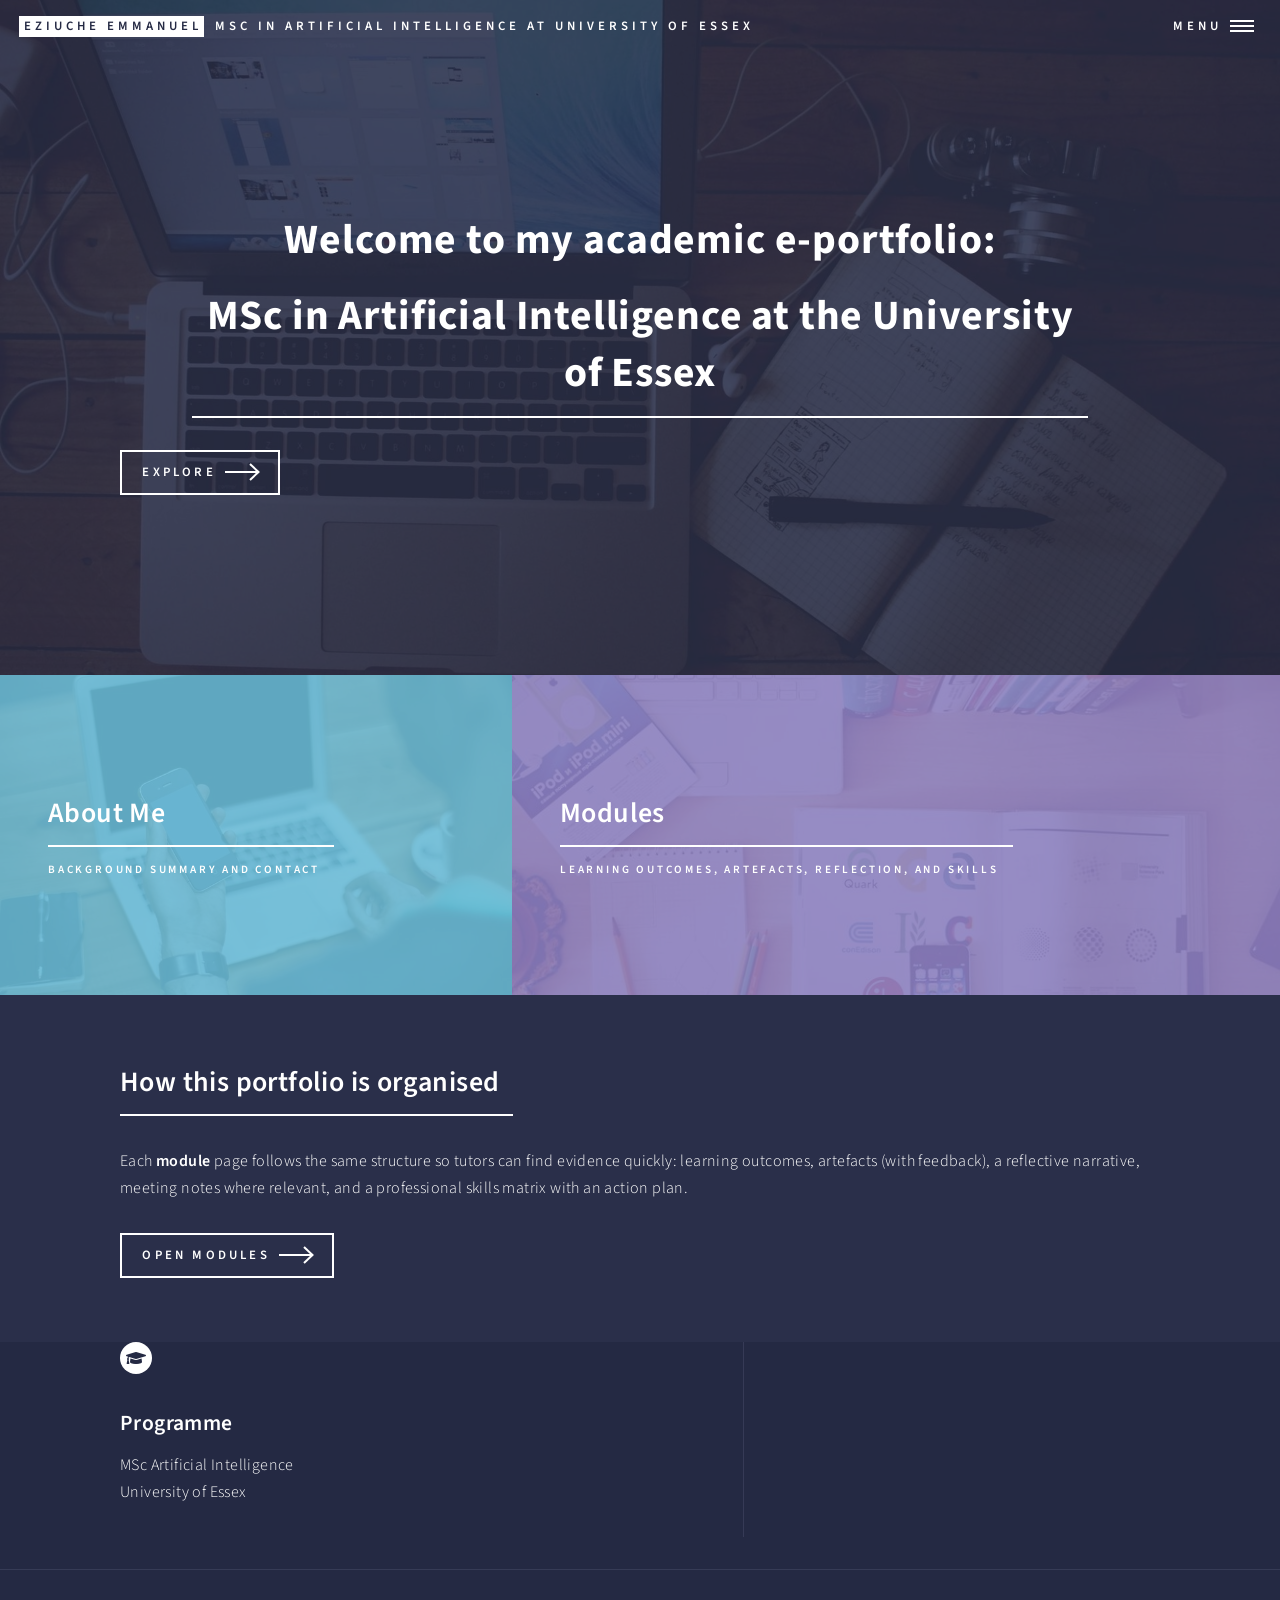
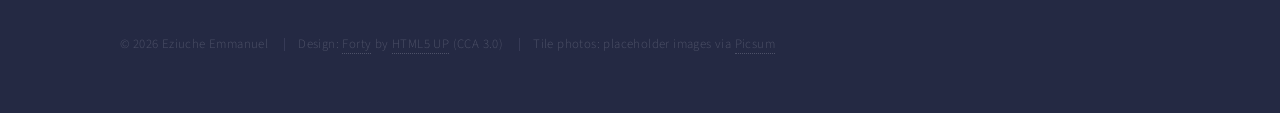
<file: index.html>
<!DOCTYPE html>
<!--
  Forty by HTML5 UP — html5up.net | @ajlkn | CCA 3.0 (html5up.net/license)
  Customised for Eziuche Emmanuel — MSc Artificial Intelligence, University of Essex.
-->
<html lang="en">
  <head>
    <title>Eziuche Emmanuel | MSc Artificial Intelligence</title>
    <meta charset="utf-8" />
    <meta name="viewport" content="width=device-width, initial-scale=1, user-scalable=no" />
    <meta
      name="description"
      content="Academic e-portfolio — MSc Artificial Intelligence, University of Essex."
    />
    <link rel="stylesheet" href="assets/css/main.css" />
    <link rel="stylesheet" href="assets/css/portfolio.css?v=5" />
    <noscript><link rel="stylesheet" href="assets/css/noscript.css" /></noscript>
  </head>
  <body class="is-preload">
    <a class="skip-link" href="#main">Skip to content</a>
    <div id="wrapper">
      <header id="header" class="alt">
        <a href="index.html" class="logo"><strong>Eziuche Emmanuel</strong> <span>MSc in Artificial Intelligence at University of Essex</span></a>
        <nav><a href="#menu">Menu</a></nav>
      </header>

      <nav id="menu">
        <ul class="links" id="portfolio-menu-links"></ul>
      </nav>

      <section id="banner" class="major">
        <div class="inner">
          <header class="major banner-header-intro">
            <h1 class="banner-intro">
              <span class="banner-intro-line">Welcome to my academic e-portfolio:</span>
              <span class="banner-intro-line">MSc in Artificial Intelligence at the University of Essex</span>
            </h1>
          </header>
          <div class="content">
            <ul class="actions">
              <li><a href="#one" class="button next scrolly">Explore</a></li>
            </ul>
          </div>
        </div>
      </section>

      <div id="main">
        <section id="one" class="tiles">
          <article>
            <span class="image"><img src="images/pic01.jpg" alt="" /></span>
            <header class="major">
              <h3><a href="about.html" class="link">About Me</a></h3>
              <p>Background summary and contact</p>
            </header>
          </article>
          <article>
            <span class="image"><img src="images/pic02.jpg" alt="" /></span>
            <header class="major">
              <h3><a href="modules/index.html" class="link">Modules</a></h3>
              <p>Learning outcomes, artefacts, reflection, and skills</p>
            </header>
          </article>
        </section>

        <section id="two">
          <div class="inner">
            <header class="major">
              <h2>How this portfolio is organised</h2>
            </header>
            <p>
              Each <strong>module</strong> page follows the same structure so tutors can find evidence
              quickly: learning outcomes, artefacts (with feedback), a reflective narrative,
              meeting notes where relevant, and a professional skills matrix with an action plan.
            </p>
            <ul class="actions">
              <li><a href="modules/index.html" class="button next">Open modules</a></li>
            </ul>
          </div>
        </section>
      </div>

      <section id="contact">
        <div class="inner">
          <div class="contact-method">
            <span class="icon solid alt fa-graduation-cap"></span>
            <h3>Programme</h3>
            <span>MSc Artificial Intelligence<br />University of Essex</span>
          </div>
        </div>
      </section>

      <footer id="footer">
        <div class="inner">
          <ul class="copyright">
            <li>&copy; 2026 Eziuche Emmanuel</li>
            <li>
              Design: <a href="https://html5up.net/forty">Forty</a> by
              <a href="https://html5up.net">HTML5 UP</a> (CCA 3.0)
            </li>
            <li>Tile photos: placeholder images via <a href="https://picsum.photos">Picsum</a></li>
          </ul>
        </div>
      </footer>
    </div>

    <script src="assets/js/jquery.min.js"></script>
    <script src="assets/js/jquery.scrolly.min.js"></script>
    <script src="assets/js/jquery.scrollex.min.js"></script>
    <script src="assets/js/browser.min.js"></script>
    <script src="assets/js/breakpoints.min.js"></script>
    <script src="assets/js/util.js"></script>
    <script src="assets/js/main.js"></script>
    <script src="assets/js/menu-drawer.js"></script>
  </body>
</html>
</file>
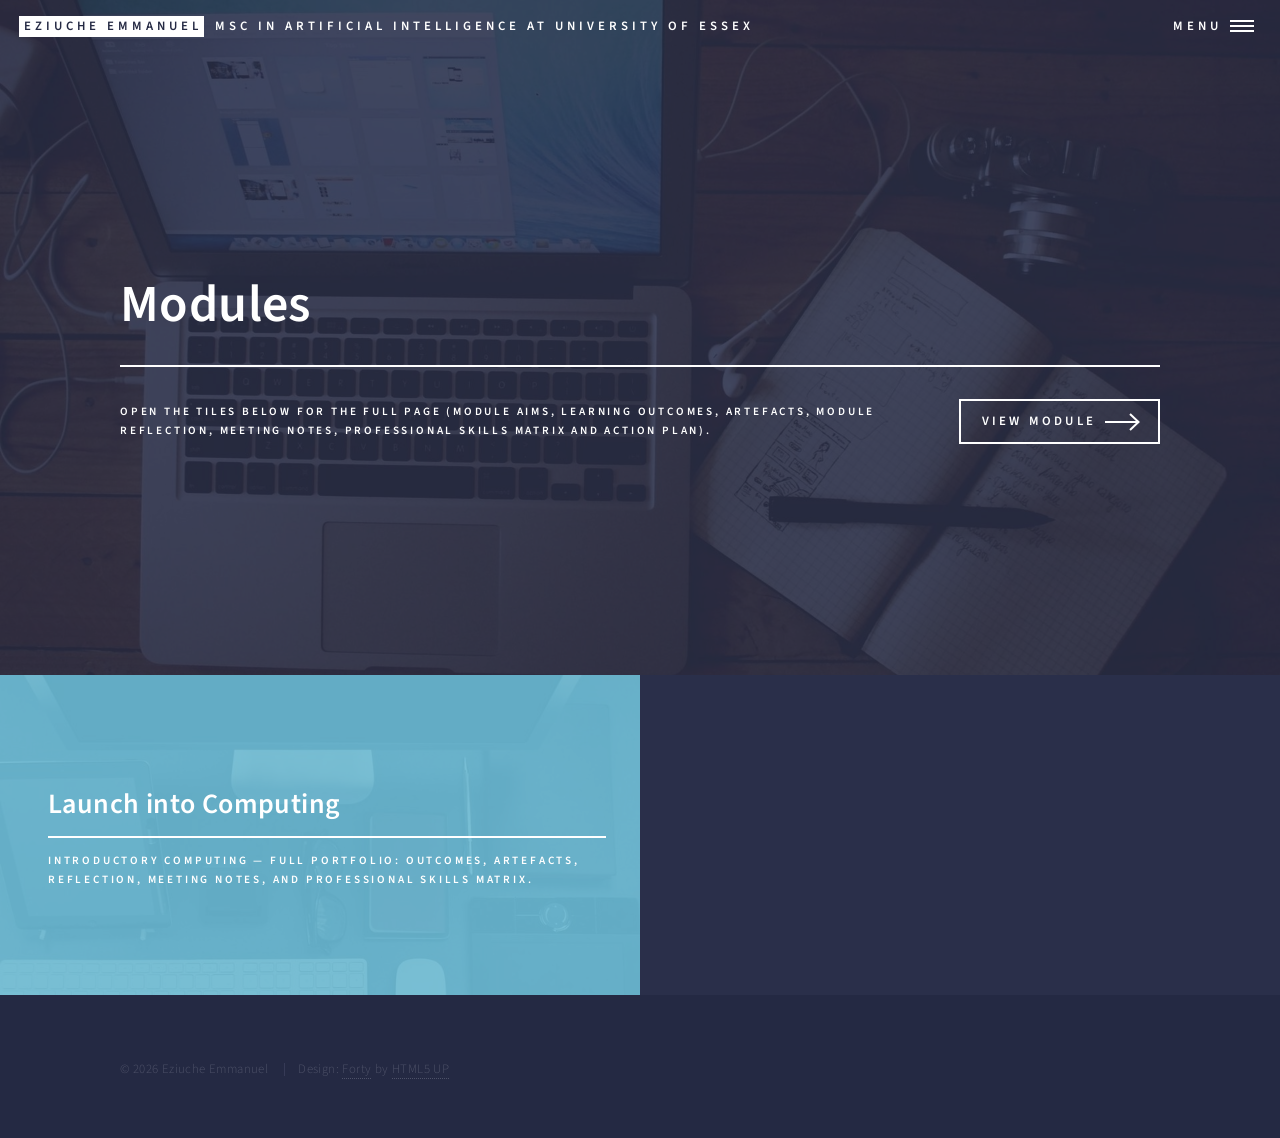
<file: modules/index.html>
<!DOCTYPE html>
<!--
  Forty by HTML5 UP — html5up.net | CCA 3.0
  Modules hub — tile layout matches home page; each tile opens the full module page.
-->
<html lang="en">
  <head>
    <title>Modules | Eziuche Emmanuel</title>
    <meta charset="utf-8" />
    <meta name="viewport" content="width=device-width, initial-scale=1, user-scalable=no" />
    <meta
      name="description"
      content="Module index — Eziuche Emmanuel, MSc Artificial Intelligence, University of Essex."
    />
    <link rel="stylesheet" href="../assets/css/main.css" />
    <link rel="stylesheet" href="../assets/css/portfolio.css" />
    <noscript><link rel="stylesheet" href="../assets/css/noscript.css" /></noscript>
  </head>
  <body class="is-preload">
    <a class="skip-link" href="#main">Skip to content</a>
    <div id="wrapper">
      <header id="header" class="alt">
        <a href="../index.html" class="logo"><strong>Eziuche Emmanuel</strong> <span>MSc in Artificial Intelligence at University of Essex</span></a>
        <nav><a href="#menu">Menu</a></nav>
      </header>

      <nav id="menu">
        <ul class="links" id="portfolio-menu-links"></ul>
      </nav>

      <section id="banner" class="major">
        <div class="inner">
          <header class="major">
            <h1>Modules</h1>
          </header>
          <div class="content">
            <p>
              Open the tiles below for the full page (module aims, learning outcomes, artefacts, module reflection,
              meeting notes, Professional skills matrix and action plan).
            </p>
            <ul class="actions">
              <li><a href="#modules-tiles" class="button next scrolly">View module</a></li>
            </ul>
          </div>
        </div>
      </section>

      <div id="main">
        <section id="modules-tiles" class="tiles tiles-one">
          <article>
            <span class="image"><img src="../images/pic04.jpg" alt="" /></span>
            <header class="major">
              <h3><a href="launch-into-computing.html" class="link">Launch into Computing</a></h3>
              <p>
                Introductory computing — full portfolio: outcomes, artefacts, reflection, meeting notes,
                and professional skills matrix.
              </p>
            </header>
          </article>
        </section>
      </div>

      <footer id="footer">
        <div class="inner">
          <ul class="copyright">
            <li>&copy; 2026 Eziuche Emmanuel</li>
            <li>
              Design: <a href="https://html5up.net/forty">Forty</a> by
              <a href="https://html5up.net">HTML5 UP</a>
            </li>
          </ul>
        </div>
      </footer>
    </div>

    <script src="../assets/js/jquery.min.js"></script>
    <script src="../assets/js/jquery.scrolly.min.js"></script>
    <script src="../assets/js/jquery.scrollex.min.js"></script>
    <script src="../assets/js/browser.min.js"></script>
    <script src="../assets/js/breakpoints.min.js"></script>
    <script src="../assets/js/util.js"></script>
    <script src="../assets/js/main.js"></script>
    <script src="../assets/js/menu-drawer.js"></script>
  </body>
</html>
</file>
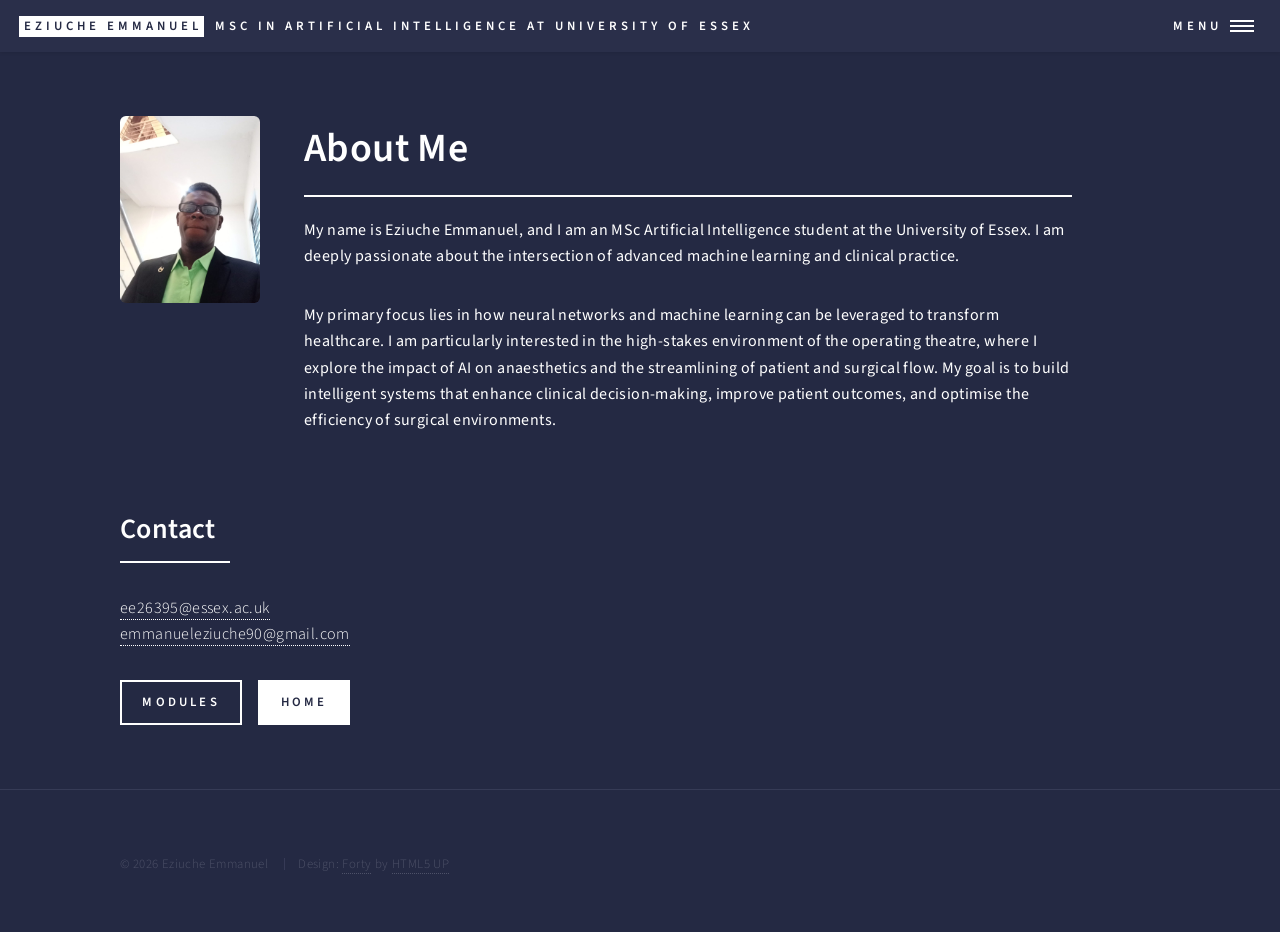
<file: about.html>
<!DOCTYPE html>
<!--
  Forty by HTML5 UP — html5up.net | CCA 3.0
  Customised for Eziuche Emmanuel.
-->
<html lang="en">
  <head>
    <title>About Me | Eziuche Emmanuel</title>
    <meta charset="utf-8" />
    <meta name="viewport" content="width=device-width, initial-scale=1, user-scalable=no" />
    <meta
      name="description"
      content="About Eziuche Emmanuel — MSc Artificial Intelligence, University of Essex."
    />
    <link rel="stylesheet" href="assets/css/main.css" />
    <link rel="stylesheet" href="assets/css/portfolio.css" />
    <noscript><link rel="stylesheet" href="assets/css/noscript.css" /></noscript>
  </head>
  <body class="is-preload">
    <a class="skip-link" href="#main">Skip to content</a>
    <div id="wrapper">
      <header id="header">
        <a href="index.html" class="logo"><strong>Eziuche Emmanuel</strong> <span>MSc in Artificial Intelligence at University of Essex</span></a>
        <nav><a href="#menu">Menu</a></nav>
      </header>

      <nav id="menu">
        <ul class="links" id="portfolio-menu-links"></ul>
      </nav>

      <div id="main" class="alt">
        <section id="one">
          <div class="inner">
            <div class="about-intro-row">
              <div class="about-photo">
                <img src="images/eziuche-portrait.png" alt="Eziuche Emmanuel" />
              </div>
              <div class="about-intro-text">
                <header class="major about-me-heading">
                  <h1>About Me</h1>
                </header>
                <p>
                  My name is Eziuche Emmanuel, and I am an MSc Artificial Intelligence student at the University of Essex. I am deeply passionate about the intersection of advanced machine learning and clinical practice.
                </p>
                <p>
                  My primary focus lies in how neural networks and machine learning can be leveraged to transform
                  healthcare. I am particularly interested in the high-stakes environment of the operating theatre,
                  where I explore the impact of AI on anaesthetics and the streamlining of patient and surgical flow.
                  My goal is to build intelligent systems that enhance clinical decision-making, improve patient
                  outcomes, and optimise the efficiency of surgical environments.
                </p>
              </div>
            </div>

            <header class="major">
              <h2>Contact</h2>
            </header>
            <p>
              <a href="mailto:ee26395@essex.ac.uk">ee26395@essex.ac.uk</a><br />
              <a href="mailto:emmanueleziuche90@gmail.com">emmanueleziuche90@gmail.com</a>
            </p>
            <ul class="actions">
              <li><a href="modules/index.html" class="button">Modules</a></li>
              <li><a href="index.html" class="button primary">Home</a></li>
            </ul>
          </div>
        </section>
      </div>

      <footer id="footer">
        <div class="inner">
          <ul class="copyright">
            <li>&copy; 2026 Eziuche Emmanuel</li>
            <li>
              Design: <a href="https://html5up.net/forty">Forty</a> by
              <a href="https://html5up.net">HTML5 UP</a>
            </li>
          </ul>
        </div>
      </footer>
    </div>

    <script src="assets/js/jquery.min.js"></script>
    <script src="assets/js/jquery.scrolly.min.js"></script>
    <script src="assets/js/jquery.scrollex.min.js"></script>
    <script src="assets/js/browser.min.js"></script>
    <script src="assets/js/breakpoints.min.js"></script>
    <script src="assets/js/util.js"></script>
    <script src="assets/js/main.js"></script>
    <script src="assets/js/menu-drawer.js"></script>
  </body>
</html>
</file>
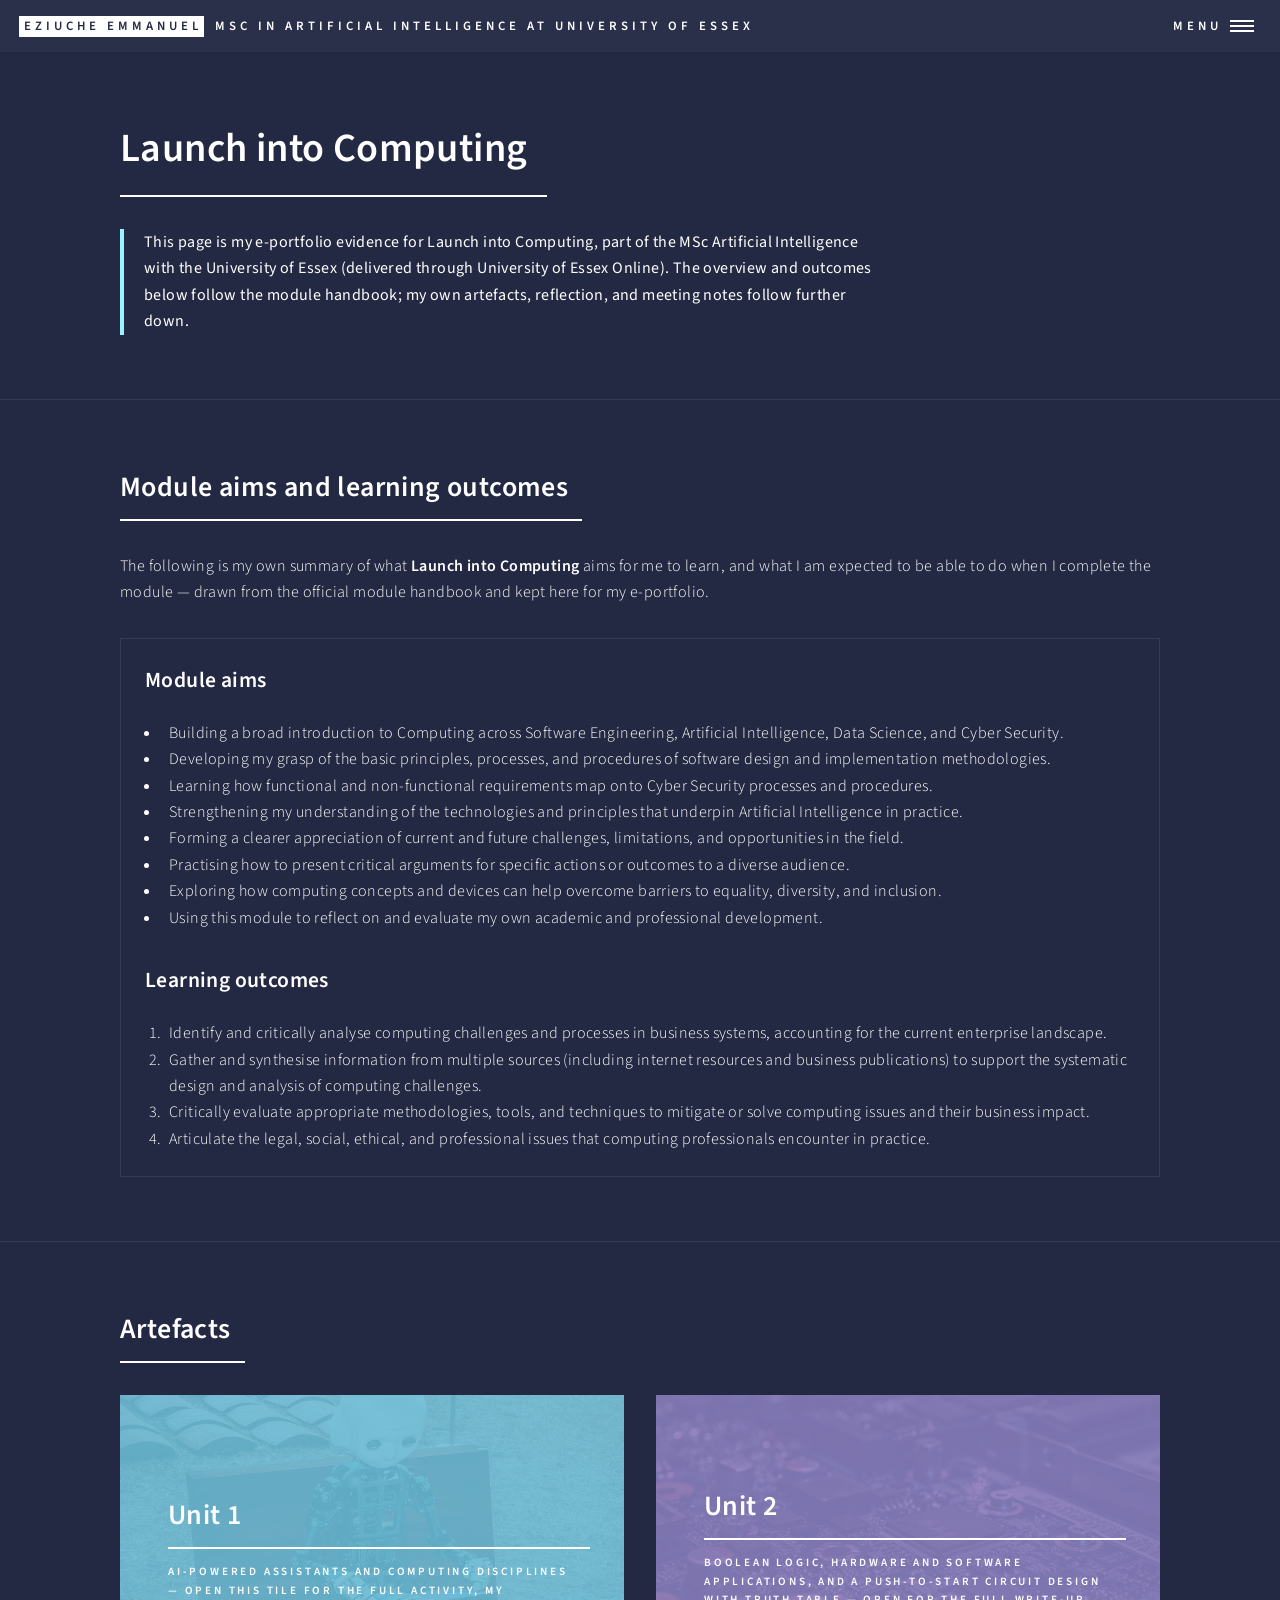
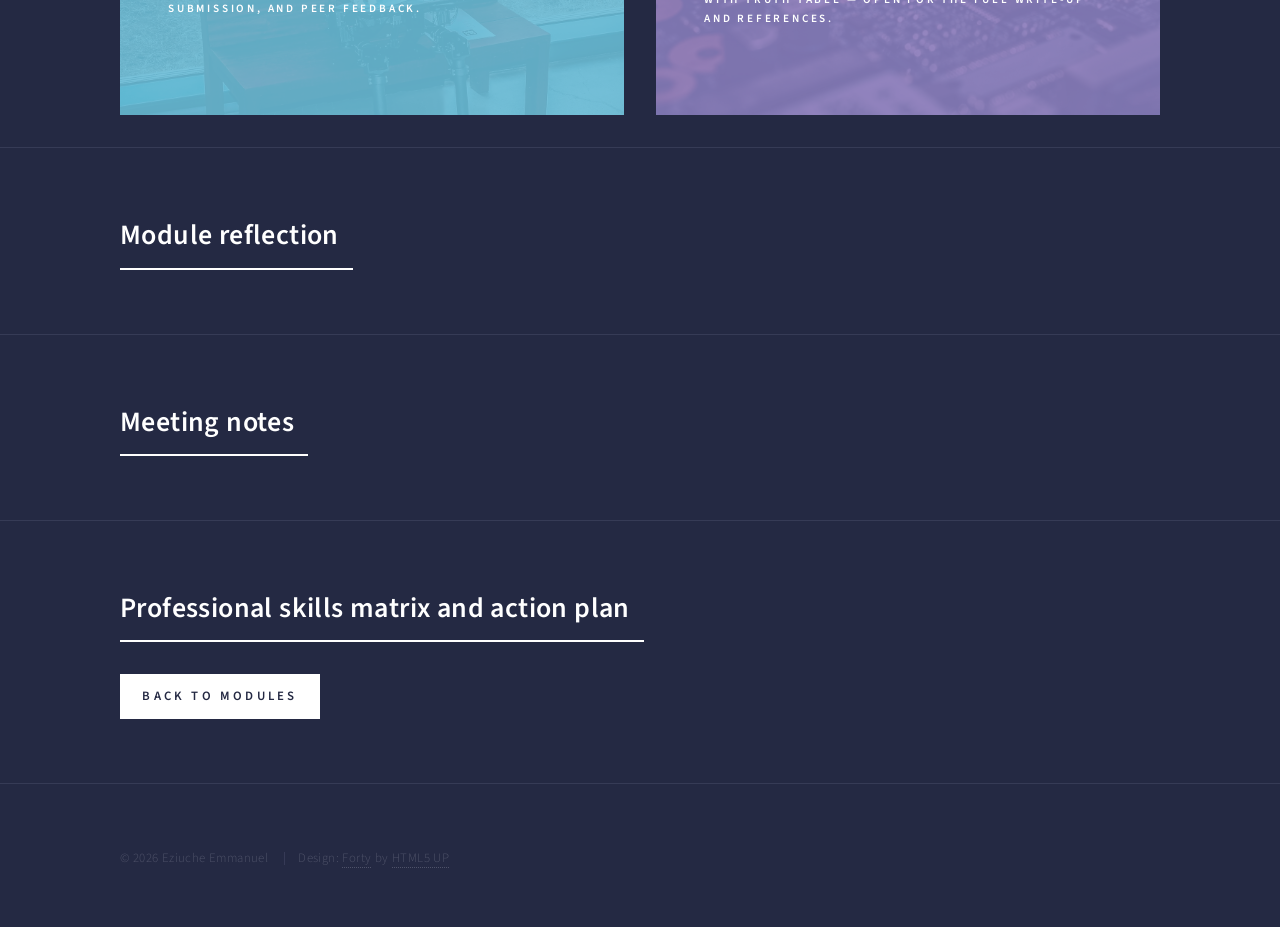
<file: modules/launch-into-computing.html>
<!DOCTYPE html>
<!--
  Forty by HTML5 UP — html5up.net | CCA 3.0
  Launch into Computing — Eziuche Emmanuel.
-->
<html lang="en">
  <head>
    <title>Launch into Computing | Eziuche Emmanuel</title>
    <meta charset="utf-8" />
    <meta name="viewport" content="width=device-width, initial-scale=1, user-scalable=no" />
    <meta
      name="description"
      content="Launch into Computing — Eziuche Emmanuel, MSc Artificial Intelligence, University of Essex."
    />
    <link rel="stylesheet" href="../assets/css/main.css" />
    <link rel="stylesheet" href="../assets/css/portfolio.css" />
    <noscript><link rel="stylesheet" href="../assets/css/noscript.css" /></noscript>
  </head>
  <body class="is-preload">
    <a class="skip-link" href="#main">Skip to content</a>
    <div id="wrapper">
      <header id="header">
        <a href="../index.html" class="logo"><strong>Eziuche Emmanuel</strong> <span>MSc in Artificial Intelligence at University of Essex</span></a>
        <nav><a href="#menu">Menu</a></nav>
      </header>

      <nav id="menu">
        <ul class="links" id="portfolio-menu-links"></ul>
      </nav>

      <div id="main" class="alt">
        <section id="intro">
          <div class="inner">
            <header class="major">
              <h1>Launch into Computing</h1>
            </header>
            <p class="module-intro-note">
              This page is my e-portfolio evidence for Launch into Computing, part of the MSc Artificial Intelligence
              with the University of Essex (delivered through University of Essex Online). The overview and outcomes
              below follow the module handbook; my own artefacts, reflection, and meeting notes follow further down.
            </p>
          </div>
        </section>

        <section id="outcomes">
          <div class="inner">
            <header class="major">
              <h2>Module aims and learning outcomes</h2>
            </header>
            <p>
              The following is my own summary of what <strong>Launch into Computing</strong> aims for me to learn,
              and what I am expected to be able to do when I complete the module — drawn from the official module
              handbook and kept here for my e-portfolio.
            </p>
            <div class="box">
              <h3>Module aims</h3>
              <ul>
                <li>
                  Building a broad introduction to Computing across Software Engineering, Artificial Intelligence, Data
                  Science, and Cyber Security.
                </li>
                <li>
                  Developing my grasp of the basic principles, processes, and procedures of software design and
                  implementation methodologies.
                </li>
                <li>
                  Learning how functional and non-functional requirements map onto Cyber Security processes and
                  procedures.
                </li>
                <li>
                  Strengthening my understanding of the technologies and principles that underpin Artificial Intelligence
                  in practice.
                </li>
                <li>
                  Forming a clearer appreciation of current and future challenges, limitations, and opportunities in the
                  field.
                </li>
                <li>
                  Practising how to present critical arguments for specific actions or outcomes to a diverse audience.
                </li>
                <li>
                  Exploring how computing concepts and devices can help overcome barriers to equality, diversity, and
                  inclusion.
                </li>
                <li>
                  Using this module to reflect on and evaluate my own academic and professional development.
                </li>
              </ul>
              <h3>Learning outcomes</h3>
              <ol>
                <li>
                  Identify and critically analyse computing challenges and processes in business systems, accounting
                  for the current enterprise landscape.
                </li>
                <li>
                  Gather and synthesise information from multiple sources (including internet resources and business
                  publications) to support the systematic design and analysis of computing challenges.
                </li>
                <li>
                  Critically evaluate appropriate methodologies, tools, and techniques to mitigate or solve computing
                  issues and their business impact.
                </li>
                <li>
                  Articulate the legal, social, ethical, and professional issues that computing professionals encounter
                  in practice.
                </li>
              </ol>
            </div>
          </div>
        </section>

        <section id="artefacts">
          <div class="inner">
            <header class="major">
              <h2>Artefacts</h2>
            </header>
            <section class="tiles tiles-unit-grid">
              <article>
                <!-- Tile background: AI / technology theme — Unsplash (https://unsplash.com/license), photo-1620712943543 -->
                <span class="image"
                  ><img
                    src="../images/lit-unit-1-ai-banner.jpg"
                    alt="Abstract AI and technology themed artwork used as the Unit 1 tile background."
                    loading="lazy"
                /></span>
                <header class="major">
                  <h3><a href="artefacts/lit-unit-1.html" class="link">Unit 1</a></h3>
                  <p>
                    AI-powered assistants and computing disciplines — open this tile for the full activity, my
                    submission, and peer feedback.
                  </p>
                </header>
                <a href="artefacts/lit-unit-1.html" class="link primary" aria-label="Open Unit 1 full details"></a>
              </article>
              <article>
                <!-- Tile background: circuits / computing — Unsplash (https://unsplash.com/license), photo-1518770660439 -->
                <span class="image"
                  ><img
                    src="../images/lit-unit-2-boolean-banner.jpg"
                    alt="Circuit board and technology themed artwork used as the Unit 2 tile background."
                    loading="lazy"
                /></span>
                <header class="major">
                  <h3><a href="artefacts/lit-unit-2.html" class="link">Unit 2</a></h3>
                  <p>
                    Boolean logic, hardware and software applications, and a push-to-start circuit design with truth
                    table — open for the full write-up and references.
                  </p>
                </header>
                <a href="artefacts/lit-unit-2.html" class="link primary" aria-label="Open Unit 2 full details"></a>
              </article>
            </section>
          </div>
        </section>

        <section id="reflection">
          <div class="inner">
            <header class="major">
              <h2>Module reflection</h2>
            </header>
          </div>
        </section>

        <section id="meetings">
          <div class="inner">
            <header class="major">
              <h2>Meeting notes</h2>
            </header>
          </div>
        </section>

        <section id="skills">
          <div class="inner">
            <header class="major">
              <h2>Professional skills matrix and action plan</h2>
            </header>
            <ul class="actions">
              <li><a href="index.html" class="button primary">Back to modules</a></li>
            </ul>
          </div>
        </section>
      </div>

      <footer id="footer">
        <div class="inner">
          <ul class="copyright">
            <li>&copy; 2026 Eziuche Emmanuel</li>
            <li>
              Design: <a href="https://html5up.net/forty">Forty</a> by
              <a href="https://html5up.net">HTML5 UP</a>
            </li>
          </ul>
        </div>
      </footer>
    </div>

    <script src="../assets/js/jquery.min.js"></script>
    <script src="../assets/js/jquery.scrolly.min.js"></script>
    <script src="../assets/js/jquery.scrollex.min.js"></script>
    <script src="../assets/js/browser.min.js"></script>
    <script src="../assets/js/breakpoints.min.js"></script>
    <script src="../assets/js/util.js"></script>
    <script src="../assets/js/main.js"></script>
    <script src="../assets/js/menu-drawer.js"></script>
  </body>
</html>
</file>
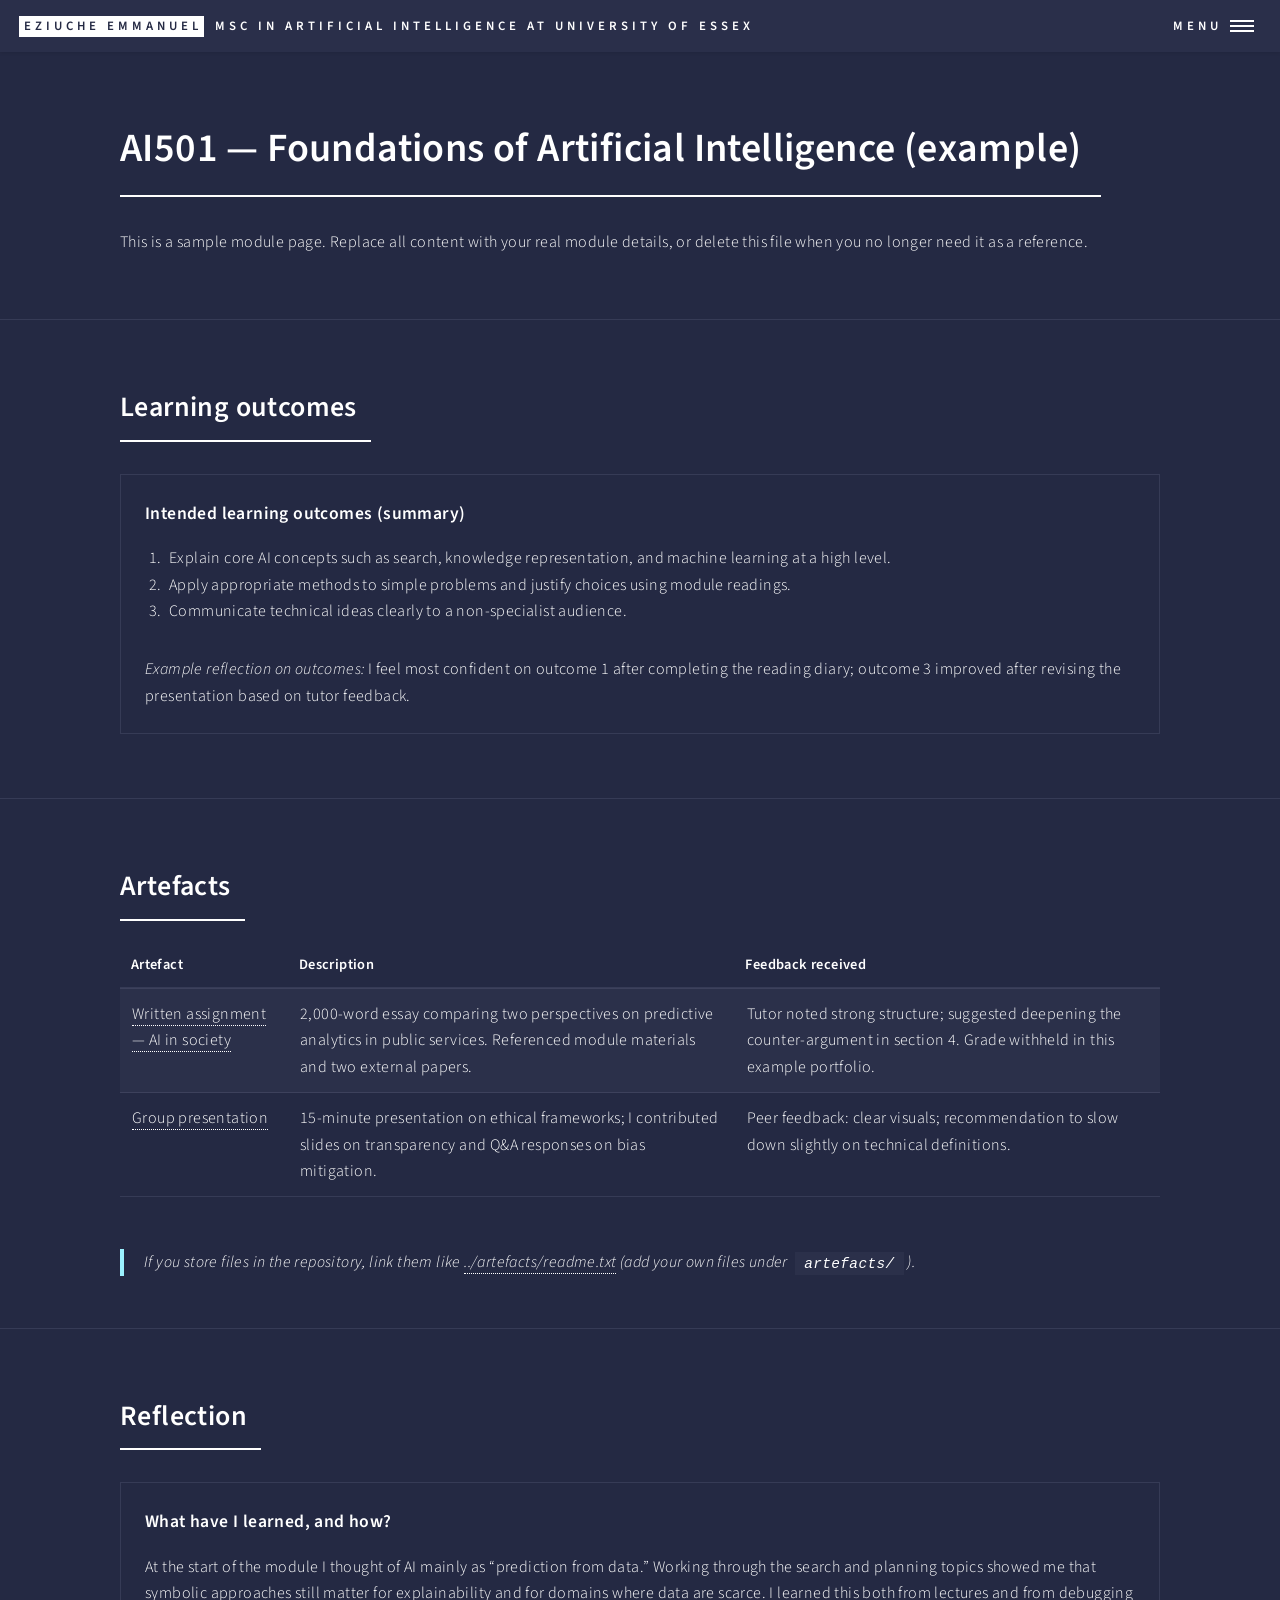
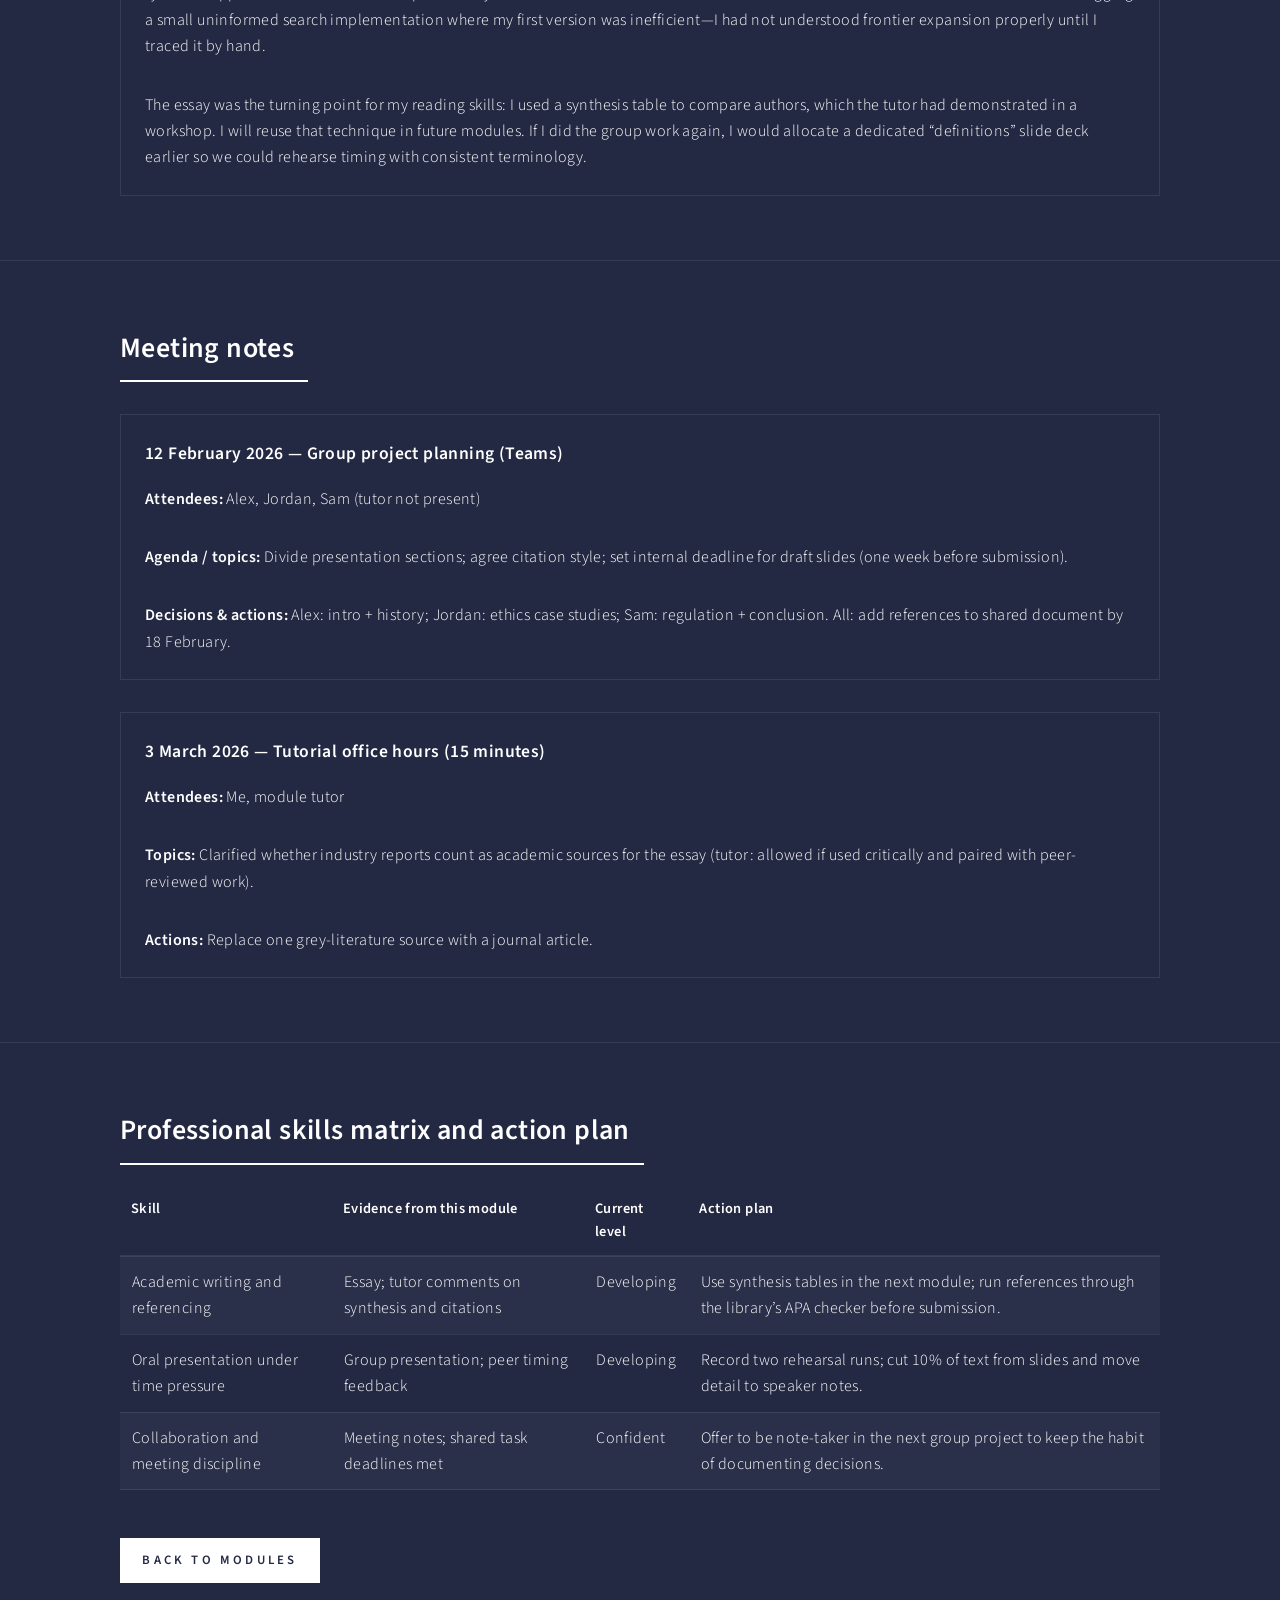
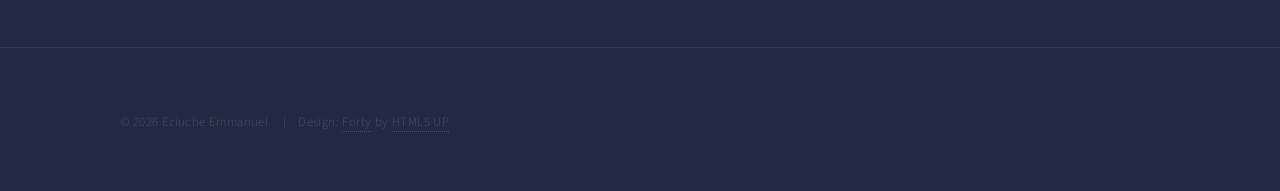
<file: modules/module-example.html>
<!DOCTYPE html>
<!--
  Forty by HTML5 UP — html5up.net | CCA 3.0
  Example module page — Eziuche Emmanuel.
-->
<html lang="en">
  <head>
    <title>AI501 — Example module | Eziuche Emmanuel</title>
    <meta charset="utf-8" />
    <meta name="viewport" content="width=device-width, initial-scale=1, user-scalable=no" />
    <meta
      name="description"
      content="Example module page — Eziuche Emmanuel, MSc Artificial Intelligence, University of Essex."
    />
    <link rel="stylesheet" href="../assets/css/main.css" />
    <link rel="stylesheet" href="../assets/css/portfolio.css" />
    <noscript><link rel="stylesheet" href="../assets/css/noscript.css" /></noscript>
  </head>
  <body class="is-preload">
    <a class="skip-link" href="#main">Skip to content</a>
    <div id="wrapper">
      <header id="header">
        <a href="../index.html" class="logo"><strong>Eziuche Emmanuel</strong> <span>MSc in Artificial Intelligence at University of Essex</span></a>
        <nav><a href="#menu">Menu</a></nav>
      </header>

      <nav id="menu">
        <ul class="links" id="portfolio-menu-links"></ul>
      </nav>

      <div id="main" class="alt">
        <section id="intro">
          <div class="inner">
            <header class="major">
              <h1>AI501 — Foundations of Artificial Intelligence (example)</h1>
            </header>
            <p>
              This is a sample module page. Replace all content with your real module details, or
              delete this file when you no longer need it as a reference.
            </p>
          </div>
        </section>

        <section id="outcomes">
          <div class="inner">
            <header class="major">
              <h2>Learning outcomes</h2>
            </header>
            <div class="box">
              <h4>Intended learning outcomes (summary)</h4>
              <ol>
                <li>
                  Explain core AI concepts such as search, knowledge representation, and machine learning
                  at a high level.
                </li>
                <li>
                  Apply appropriate methods to simple problems and justify choices using module readings.
                </li>
                <li>Communicate technical ideas clearly to a non-specialist audience.</li>
              </ol>
              <p>
                <em>Example reflection on outcomes:</em> I feel most confident on outcome 1 after
                completing the reading diary; outcome 3 improved after revising the presentation based on
                tutor feedback.
              </p>
            </div>
          </div>
        </section>

        <section id="artefacts">
          <div class="inner">
            <header class="major">
              <h2>Artefacts</h2>
            </header>
            <div class="table-wrapper">
              <table>
                <thead>
                  <tr>
                    <th>Artefact</th>
                    <th>Description</th>
                    <th>Feedback received</th>
                  </tr>
                </thead>
                <tbody>
                  <tr>
                    <td>
                      <a href="artefacts/example-written-assignment.html">Written assignment — AI in society</a>
                    </td>
                    <td>
                      2,000-word essay comparing two perspectives on predictive analytics in public
                      services. Referenced module materials and two external papers.
                    </td>
                    <td>
                      Tutor noted strong structure; suggested deepening the counter-argument in section 4.
                      Grade withheld in this example portfolio.
                    </td>
                  </tr>
                  <tr>
                    <td><a href="artefacts/example-group-presentation.html">Group presentation</a></td>
                    <td>
                      15-minute presentation on ethical frameworks; I contributed slides on transparency
                      and Q&amp;A responses on bias mitigation.
                    </td>
                    <td>
                      Peer feedback: clear visuals; recommendation to slow down slightly on technical
                      definitions.
                    </td>
                  </tr>
                </tbody>
              </table>
            </div>
            <p class="portfolio-note">
              If you store files in the repository, link them like
              <a href="../artefacts/readme.txt">../artefacts/readme.txt</a> (add your own files under
              <code>artefacts/</code>).
            </p>
          </div>
        </section>

        <section id="reflection">
          <div class="inner">
            <header class="major">
              <h2>Reflection</h2>
            </header>
            <div class="box">
              <h4>What have I learned, and how?</h4>
              <p>
                At the start of the module I thought of AI mainly as “prediction from data.” Working
                through the search and planning topics showed me that symbolic approaches still matter
                for explainability and for domains where data are scarce. I learned this both from
                lectures and from debugging a small uninformed search implementation where my first
                version was inefficient—I had not understood frontier expansion properly until I traced
                it by hand.
              </p>
              <p>
                The essay was the turning point for my reading skills: I used a synthesis table to
                compare authors, which the tutor had demonstrated in a workshop. I will reuse that
                technique in future modules. If I did the group work again, I would allocate a dedicated
                “definitions” slide deck earlier so we could rehearse timing with consistent terminology.
              </p>
            </div>
          </div>
        </section>

        <section id="meetings">
          <div class="inner">
            <header class="major">
              <h2>Meeting notes</h2>
            </header>
            <div class="box">
              <h4>12 February 2026 — Group project planning (Teams)</h4>
              <p><strong>Attendees:</strong> Alex, Jordan, Sam (tutor not present)</p>
              <p>
                <strong>Agenda / topics:</strong> Divide presentation sections; agree citation style; set
                internal deadline for draft slides (one week before submission).
              </p>
              <p>
                <strong>Decisions &amp; actions:</strong> Alex: intro + history; Jordan: ethics case
                studies; Sam: regulation + conclusion. All: add references to shared document by 18
                February.
              </p>
            </div>
            <div class="box">
              <h4>3 March 2026 — Tutorial office hours (15 minutes)</h4>
              <p><strong>Attendees:</strong> Me, module tutor</p>
              <p>
                <strong>Topics:</strong> Clarified whether industry reports count as academic sources for
                the essay (tutor: allowed if used critically and paired with peer-reviewed work).
              </p>
              <p><strong>Actions:</strong> Replace one grey-literature source with a journal article.</p>
            </div>
          </div>
        </section>

        <section id="skills">
          <div class="inner">
            <header class="major">
              <h2>Professional skills matrix and action plan</h2>
            </header>
            <div class="table-wrapper">
              <table>
                <thead>
                  <tr>
                    <th>Skill</th>
                    <th>Evidence from this module</th>
                    <th>Current level</th>
                    <th>Action plan</th>
                  </tr>
                </thead>
                <tbody>
                  <tr>
                    <td>Academic writing and referencing</td>
                    <td>Essay; tutor comments on synthesis and citations</td>
                    <td>Developing</td>
                    <td>
                      Use synthesis tables in the next module; run references through the library’s APA
                      checker before submission.
                    </td>
                  </tr>
                  <tr>
                    <td>Oral presentation under time pressure</td>
                    <td>Group presentation; peer timing feedback</td>
                    <td>Developing</td>
                    <td>
                      Record two rehearsal runs; cut 10% of text from slides and move detail to speaker
                      notes.
                    </td>
                  </tr>
                  <tr>
                    <td>Collaboration and meeting discipline</td>
                    <td>Meeting notes; shared task deadlines met</td>
                    <td>Confident</td>
                    <td>
                      Offer to be note-taker in the next group project to keep the habit of documenting
                      decisions.
                    </td>
                  </tr>
                </tbody>
              </table>
            </div>
            <ul class="actions">
              <li><a href="index.html" class="button primary">Back to modules</a></li>
            </ul>
          </div>
        </section>
      </div>

      <footer id="footer">
        <div class="inner">
          <ul class="copyright">
            <li>&copy; 2026 Eziuche Emmanuel</li>
            <li>
              Design: <a href="https://html5up.net/forty">Forty</a> by
              <a href="https://html5up.net">HTML5 UP</a>
            </li>
          </ul>
        </div>
      </footer>
    </div>

    <script src="../assets/js/jquery.min.js"></script>
    <script src="../assets/js/jquery.scrolly.min.js"></script>
    <script src="../assets/js/jquery.scrollex.min.js"></script>
    <script src="../assets/js/browser.min.js"></script>
    <script src="../assets/js/breakpoints.min.js"></script>
    <script src="../assets/js/util.js"></script>
    <script src="../assets/js/main.js"></script>
    <script src="../assets/js/menu-drawer.js"></script>
  </body>
</html>
</file>
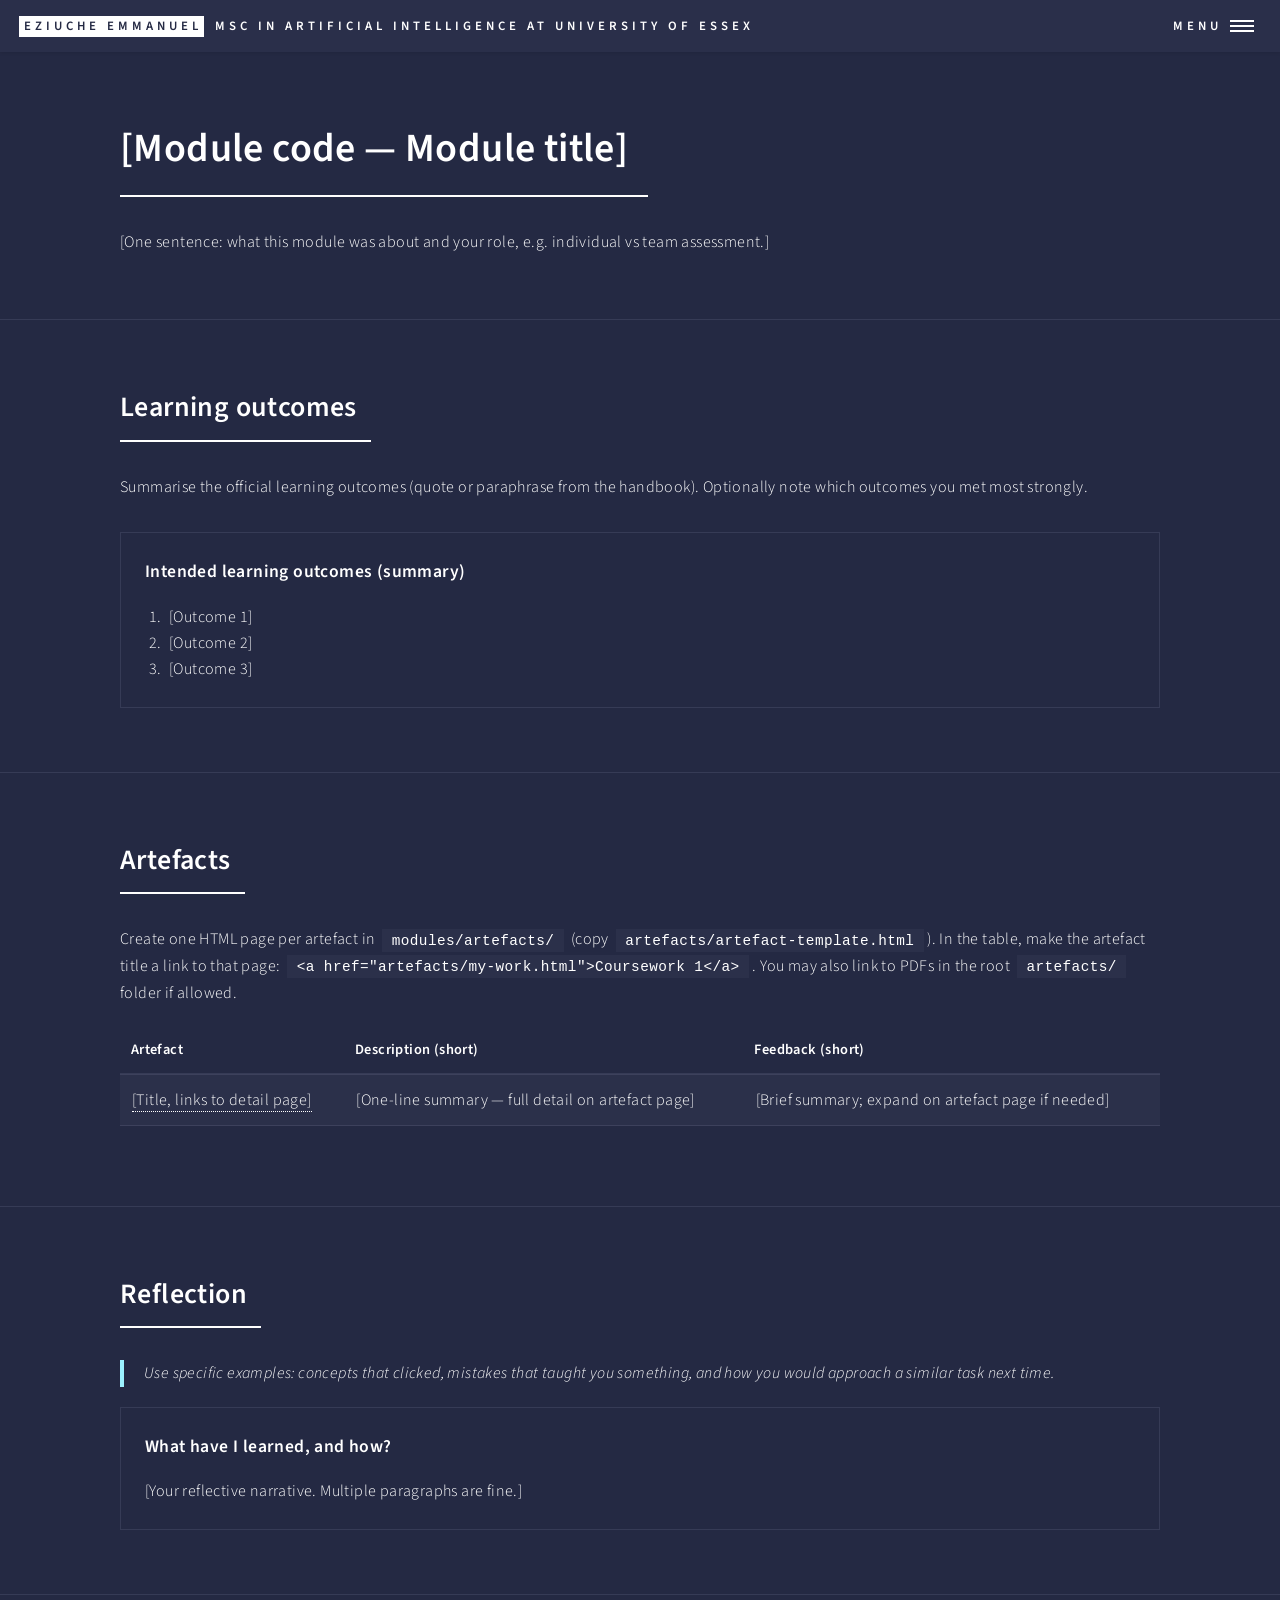
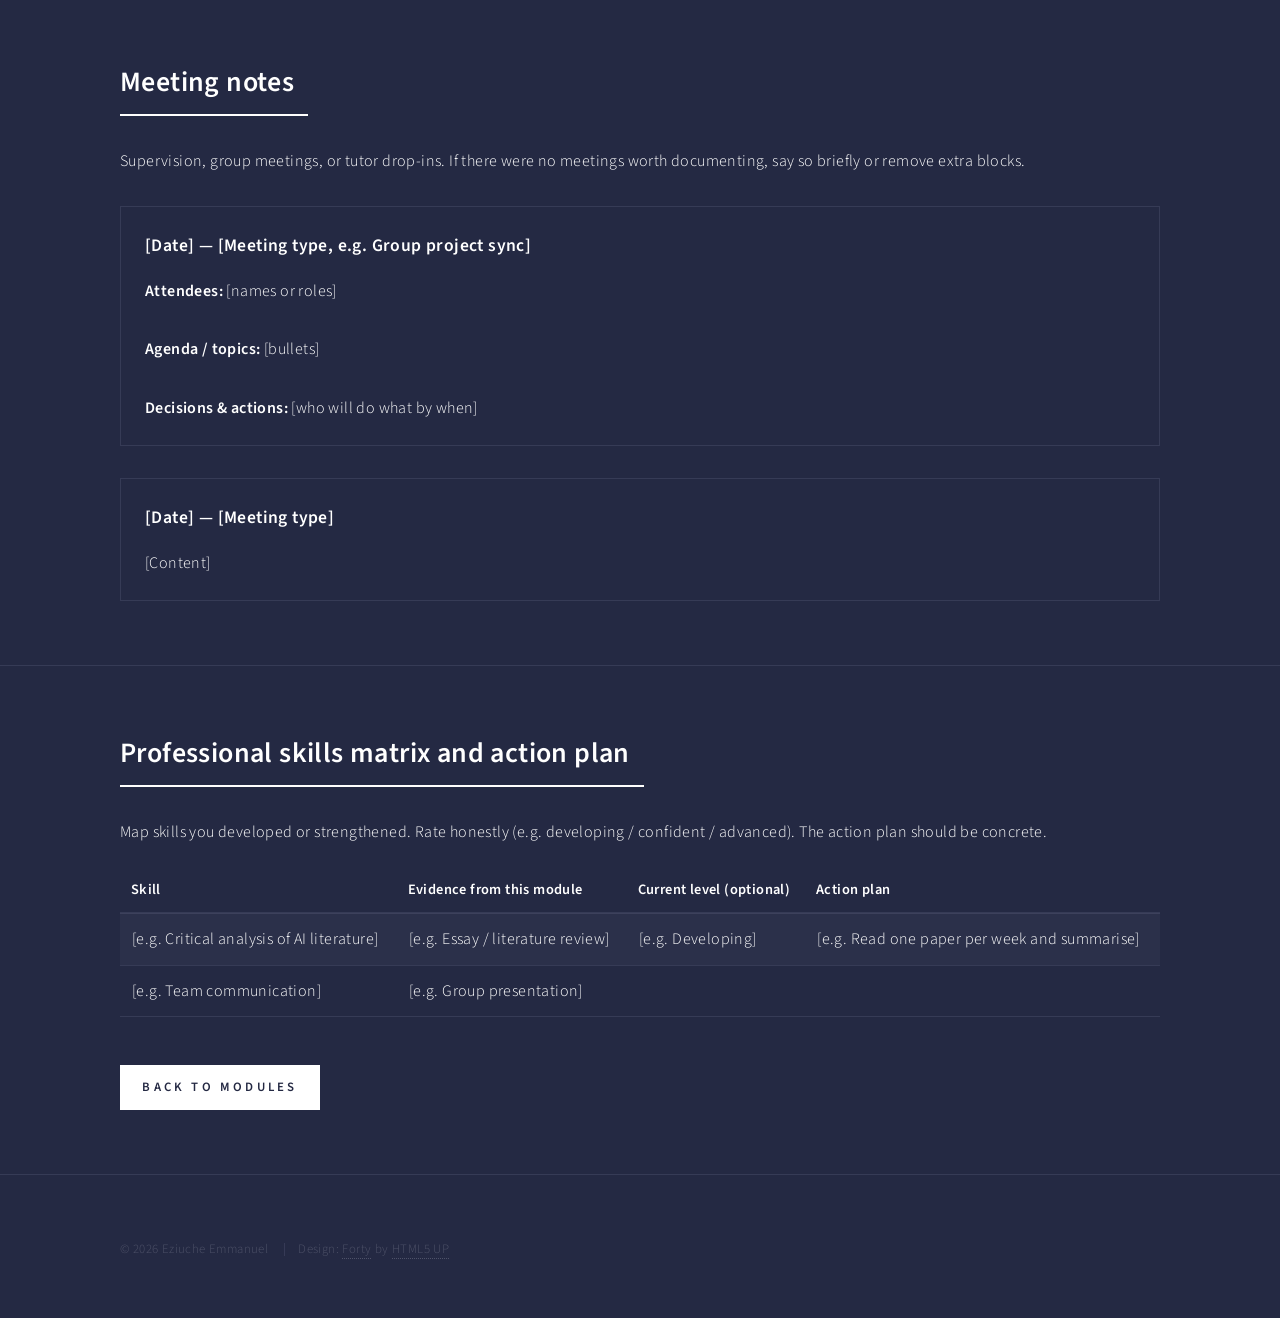
<file: modules/module-template.html>
<!DOCTYPE html>
<!--
  Forty by HTML5 UP — html5up.net | CCA 3.0
  Module page template — Eziuche Emmanuel.
-->
<html lang="en">
  <head>
    <title>[Module code — Module title] | Eziuche Emmanuel</title>
    <meta charset="utf-8" />
    <meta name="viewport" content="width=device-width, initial-scale=1, user-scalable=no" />
    <meta
      name="description"
      content="[Short description] — Eziuche Emmanuel, MSc AI (Essex) e-portfolio."
    />
    <link rel="stylesheet" href="../assets/css/main.css" />
    <link rel="stylesheet" href="../assets/css/portfolio.css" />
    <noscript><link rel="stylesheet" href="../assets/css/noscript.css" /></noscript>
  </head>
  <body class="is-preload">
    <a class="skip-link" href="#main">Skip to content</a>
    <div id="wrapper">
      <header id="header">
        <a href="../index.html" class="logo"><strong>Eziuche Emmanuel</strong> <span>MSc in Artificial Intelligence at University of Essex</span></a>
        <nav><a href="#menu">Menu</a></nav>
      </header>

      <nav id="menu">
        <ul class="links" id="portfolio-menu-links"></ul>
      </nav>

      <div id="main" class="alt">
        <section id="intro">
          <div class="inner">
            <header class="major">
              <h1>[Module code — Module title]</h1>
            </header>
            <p>
              [One sentence: what this module was about and your role, e.g. individual vs team
              assessment.]
            </p>
          </div>
        </section>

        <section id="outcomes">
          <div class="inner">
            <header class="major">
              <h2>Learning outcomes</h2>
            </header>
            <p>
              Summarise the official learning outcomes (quote or paraphrase from the handbook).
              Optionally note which outcomes you met most strongly.
            </p>
            <div class="box">
              <h4>Intended learning outcomes (summary)</h4>
              <ol>
                <li>[Outcome 1]</li>
                <li>[Outcome 2]</li>
                <li>[Outcome 3]</li>
              </ol>
            </div>
          </div>
        </section>

        <section id="artefacts">
          <div class="inner">
            <header class="major">
              <h2>Artefacts</h2>
            </header>
            <p>
              Create one HTML page per artefact in <code>modules/artefacts/</code> (copy
              <code>artefacts/artefact-template.html</code>). In the table, make the artefact title a link to that
              page: <code>&lt;a href="artefacts/my-work.html"&gt;Coursework 1&lt;/a&gt;</code>. You may also link to
              PDFs in the root <code>artefacts/</code> folder if allowed.
            </p>
            <div class="table-wrapper">
              <table>
                <thead>
                  <tr>
                    <th>Artefact</th>
                    <th>Description (short)</th>
                    <th>Feedback (short)</th>
                  </tr>
                </thead>
                <tbody>
                  <tr>
                    <td><a href="artefacts/your-artefact-page.html">[Title, links to detail page]</a></td>
                    <td>[One-line summary — full detail on artefact page]</td>
                    <td>[Brief summary; expand on artefact page if needed]</td>
                  </tr>
                </tbody>
              </table>
            </div>
          </div>
        </section>

        <section id="reflection">
          <div class="inner">
            <header class="major">
              <h2>Reflection</h2>
            </header>
            <p class="portfolio-note">
              Use specific examples: concepts that clicked, mistakes that taught you something, and how
              you would approach a similar task next time.
            </p>
            <div class="box">
              <h4>What have I learned, and how?</h4>
              <p>[Your reflective narrative. Multiple paragraphs are fine.]</p>
            </div>
          </div>
        </section>

        <section id="meetings">
          <div class="inner">
            <header class="major">
              <h2>Meeting notes</h2>
            </header>
            <p>
              Supervision, group meetings, or tutor drop-ins. If there were no meetings worth
              documenting, say so briefly or remove extra blocks.
            </p>
            <div class="box">
              <h4>[Date] — [Meeting type, e.g. Group project sync]</h4>
              <p><strong>Attendees:</strong> [names or roles]</p>
              <p><strong>Agenda / topics:</strong> [bullets]</p>
              <p><strong>Decisions &amp; actions:</strong> [who will do what by when]</p>
            </div>
            <div class="box">
              <h4>[Date] — [Meeting type]</h4>
              <p>[Content]</p>
            </div>
          </div>
        </section>

        <section id="skills">
          <div class="inner">
            <header class="major">
              <h2>Professional skills matrix and action plan</h2>
            </header>
            <p>
              Map skills you developed or strengthened. Rate honestly (e.g. developing / confident /
              advanced). The action plan should be concrete.
            </p>
            <div class="table-wrapper">
              <table>
                <thead>
                  <tr>
                    <th>Skill</th>
                    <th>Evidence from this module</th>
                    <th>Current level (optional)</th>
                    <th>Action plan</th>
                  </tr>
                </thead>
                <tbody>
                  <tr>
                    <td>[e.g. Critical analysis of AI literature]</td>
                    <td>[e.g. Essay / literature review]</td>
                    <td>[e.g. Developing]</td>
                    <td>[e.g. Read one paper per week and summarise]</td>
                  </tr>
                  <tr>
                    <td>[e.g. Team communication]</td>
                    <td>[e.g. Group presentation]</td>
                    <td></td>
                    <td></td>
                  </tr>
                </tbody>
              </table>
            </div>
            <ul class="actions">
              <li><a href="index.html" class="button primary">Back to modules</a></li>
            </ul>
          </div>
        </section>
      </div>

      <footer id="footer">
        <div class="inner">
          <ul class="copyright">
            <li>&copy; 2026 Eziuche Emmanuel</li>
            <li>
              Design: <a href="https://html5up.net/forty">Forty</a> by
              <a href="https://html5up.net">HTML5 UP</a>
            </li>
          </ul>
        </div>
      </footer>
    </div>

    <script src="../assets/js/jquery.min.js"></script>
    <script src="../assets/js/jquery.scrolly.min.js"></script>
    <script src="../assets/js/jquery.scrollex.min.js"></script>
    <script src="../assets/js/browser.min.js"></script>
    <script src="../assets/js/breakpoints.min.js"></script>
    <script src="../assets/js/util.js"></script>
    <script src="../assets/js/main.js"></script>
    <script src="../assets/js/menu-drawer.js"></script>
  </body>
</html>
</file>
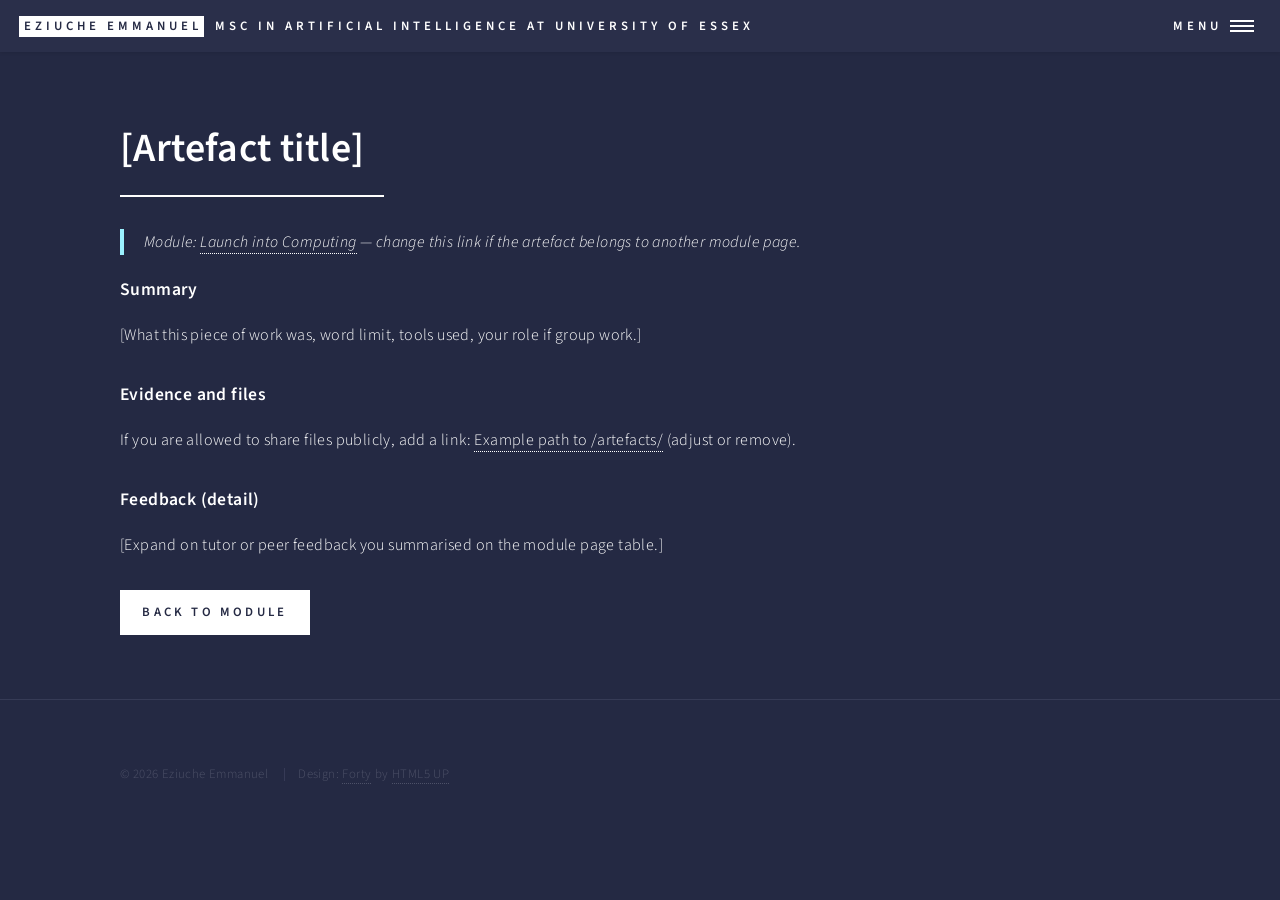
<file: modules/artefacts/artefact-template.html>
<!DOCTYPE html>
<!--
  Copy this file for each artefact detail page. Save under modules/artefacts/
  Update parent module link in "Back to module" if needed.
-->
<html lang="en">
  <head>
    <title>[Artefact title] | Eziuche Emmanuel</title>
    <meta charset="utf-8" />
    <meta name="viewport" content="width=device-width, initial-scale=1, user-scalable=no" />
    <link rel="stylesheet" href="../../assets/css/main.css" />
    <link rel="stylesheet" href="../../assets/css/portfolio.css" />
    <noscript><link rel="stylesheet" href="../../assets/css/noscript.css" /></noscript>
  </head>
  <body class="is-preload">
    <a class="skip-link" href="#main">Skip to content</a>
    <div id="wrapper">
      <header id="header">
        <a href="../../index.html" class="logo"><strong>Eziuche Emmanuel</strong> <span>MSc in Artificial Intelligence at University of Essex</span></a>
        <nav><a href="#menu">Menu</a></nav>
      </header>

      <nav id="menu">
        <ul class="links" id="portfolio-menu-links"></ul>
      </nav>

      <div id="main" class="alt">
        <section>
          <div class="inner">
            <header class="major">
              <h1>[Artefact title]</h1>
            </header>
            <p class="portfolio-note">
              Module: <a href="../launch-into-computing.html">Launch into Computing</a> — change this link
              if the artefact belongs to another module page.
            </p>

            <h4>Summary</h4>
            <p>[What this piece of work was, word limit, tools used, your role if group work.]</p>

            <h4>Evidence and files</h4>
            <p>
              If you are allowed to share files publicly, add a link:
              <a href="../../artefacts/readme.txt">Example path to /artefacts/</a> (adjust or remove).
            </p>

            <h4>Feedback (detail)</h4>
            <p>[Expand on tutor or peer feedback you summarised on the module page table.]</p>

            <ul class="actions">
              <li><a href="../launch-into-computing.html" class="button primary">Back to module</a></li>
            </ul>
          </div>
        </section>
      </div>

      <footer id="footer">
        <div class="inner">
          <ul class="copyright">
            <li>&copy; 2026 Eziuche Emmanuel</li>
            <li>
              Design: <a href="https://html5up.net/forty">Forty</a> by
              <a href="https://html5up.net">HTML5 UP</a>
            </li>
          </ul>
        </div>
      </footer>
    </div>

    <script src="../../assets/js/jquery.min.js"></script>
    <script src="../../assets/js/jquery.scrolly.min.js"></script>
    <script src="../../assets/js/jquery.scrollex.min.js"></script>
    <script src="../../assets/js/browser.min.js"></script>
    <script src="../../assets/js/breakpoints.min.js"></script>
    <script src="../../assets/js/util.js"></script>
    <script src="../../assets/js/main.js"></script>
    <script src="../../assets/js/menu-drawer.js"></script>
  </body>
</html>
</file>
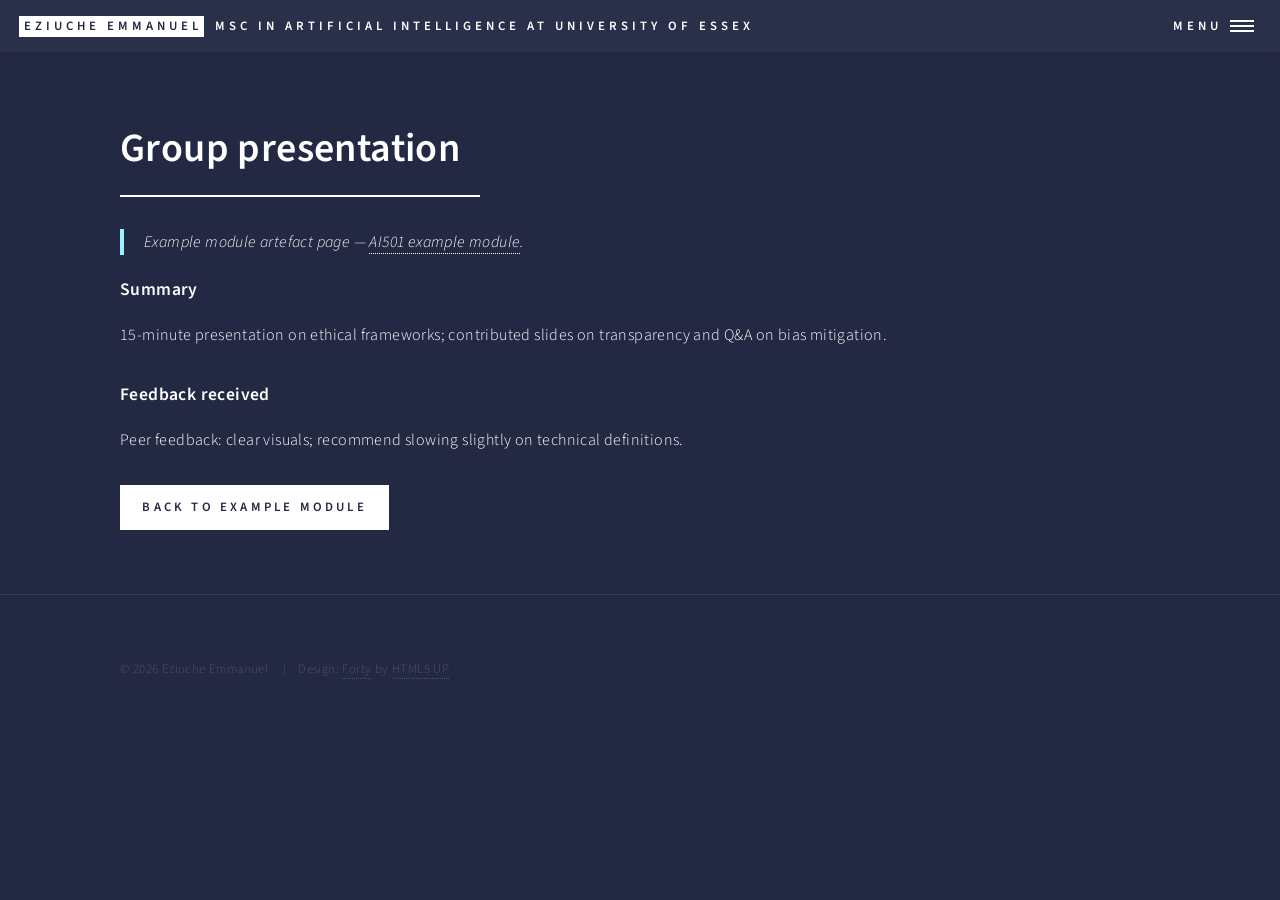
<file: modules/artefacts/example-group-presentation.html>
<!DOCTYPE html>
<html lang="en">
  <head>
    <title>Group presentation | Eziuche Emmanuel</title>
    <meta charset="utf-8" />
    <meta name="viewport" content="width=device-width, initial-scale=1, user-scalable=no" />
    <link rel="stylesheet" href="../../assets/css/main.css" />
    <link rel="stylesheet" href="../../assets/css/portfolio.css" />
    <noscript><link rel="stylesheet" href="../../assets/css/noscript.css" /></noscript>
  </head>
  <body class="is-preload">
    <a class="skip-link" href="#main">Skip to content</a>
    <div id="wrapper">
      <header id="header">
        <a href="../../index.html" class="logo"><strong>Eziuche Emmanuel</strong> <span>MSc in Artificial Intelligence at University of Essex</span></a>
        <nav><a href="#menu">Menu</a></nav>
      </header>

      <nav id="menu">
        <ul class="links" id="portfolio-menu-links"></ul>
      </nav>

      <div id="main" class="alt">
        <section>
          <div class="inner">
            <header class="major">
              <h1>Group presentation</h1>
            </header>
            <p class="portfolio-note">
              Example module artefact page — <a href="../module-example.html">AI501 example module</a>.
            </p>

            <h4>Summary</h4>
            <p>
              15-minute presentation on ethical frameworks; contributed slides on transparency and Q&amp;A on bias
              mitigation.
            </p>

            <h4>Feedback received</h4>
            <p>Peer feedback: clear visuals; recommend slowing slightly on technical definitions.</p>

            <ul class="actions">
              <li><a href="../module-example.html" class="button primary">Back to example module</a></li>
            </ul>
          </div>
        </section>
      </div>

      <footer id="footer">
        <div class="inner">
          <ul class="copyright">
            <li>&copy; 2026 Eziuche Emmanuel</li>
            <li>
              Design: <a href="https://html5up.net/forty">Forty</a> by
              <a href="https://html5up.net">HTML5 UP</a>
            </li>
          </ul>
        </div>
      </footer>
    </div>

    <script src="../../assets/js/jquery.min.js"></script>
    <script src="../../assets/js/jquery.scrolly.min.js"></script>
    <script src="../../assets/js/jquery.scrollex.min.js"></script>
    <script src="../../assets/js/browser.min.js"></script>
    <script src="../../assets/js/breakpoints.min.js"></script>
    <script src="../../assets/js/util.js"></script>
    <script src="../../assets/js/main.js"></script>
    <script src="../../assets/js/menu-drawer.js"></script>
  </body>
</html>
</file>
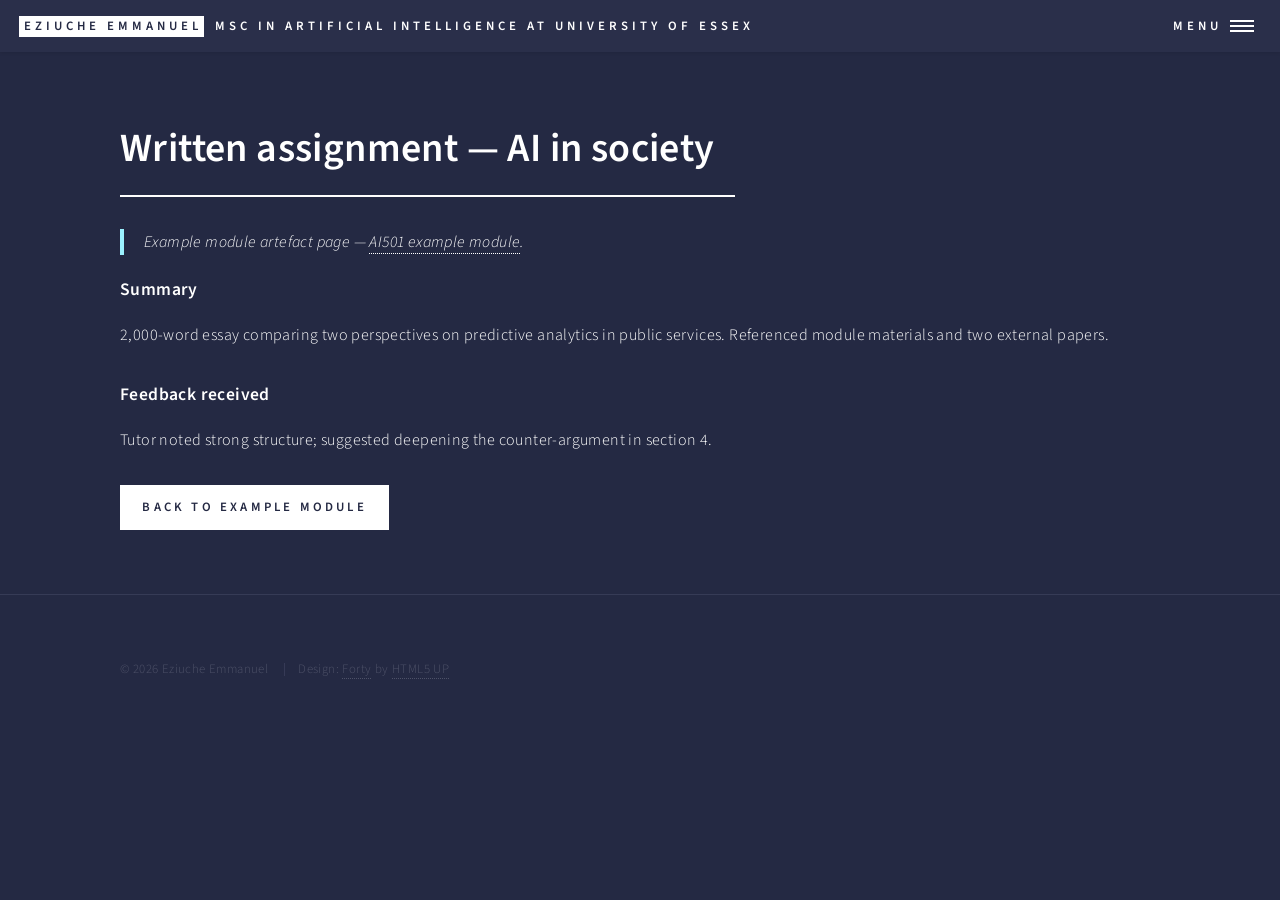
<file: modules/artefacts/example-written-assignment.html>
<!DOCTYPE html>
<html lang="en">
  <head>
    <title>Written assignment — AI in society | Eziuche Emmanuel</title>
    <meta charset="utf-8" />
    <meta name="viewport" content="width=device-width, initial-scale=1, user-scalable=no" />
    <link rel="stylesheet" href="../../assets/css/main.css" />
    <link rel="stylesheet" href="../../assets/css/portfolio.css" />
    <noscript><link rel="stylesheet" href="../../assets/css/noscript.css" /></noscript>
  </head>
  <body class="is-preload">
    <a class="skip-link" href="#main">Skip to content</a>
    <div id="wrapper">
      <header id="header">
        <a href="../../index.html" class="logo"><strong>Eziuche Emmanuel</strong> <span>MSc in Artificial Intelligence at University of Essex</span></a>
        <nav><a href="#menu">Menu</a></nav>
      </header>

      <nav id="menu">
        <ul class="links" id="portfolio-menu-links"></ul>
      </nav>

      <div id="main" class="alt">
        <section>
          <div class="inner">
            <header class="major">
              <h1>Written assignment — AI in society</h1>
            </header>
            <p class="portfolio-note">
              Example module artefact page — <a href="../module-example.html">AI501 example module</a>.
            </p>

            <h4>Summary</h4>
            <p>
              2,000-word essay comparing two perspectives on predictive analytics in public services. Referenced
              module materials and two external papers.
            </p>

            <h4>Feedback received</h4>
            <p>Tutor noted strong structure; suggested deepening the counter-argument in section 4.</p>

            <ul class="actions">
              <li><a href="../module-example.html" class="button primary">Back to example module</a></li>
            </ul>
          </div>
        </section>
      </div>

      <footer id="footer">
        <div class="inner">
          <ul class="copyright">
            <li>&copy; 2026 Eziuche Emmanuel</li>
            <li>
              Design: <a href="https://html5up.net/forty">Forty</a> by
              <a href="https://html5up.net">HTML5 UP</a>
            </li>
          </ul>
        </div>
      </footer>
    </div>

    <script src="../../assets/js/jquery.min.js"></script>
    <script src="../../assets/js/jquery.scrolly.min.js"></script>
    <script src="../../assets/js/jquery.scrollex.min.js"></script>
    <script src="../../assets/js/browser.min.js"></script>
    <script src="../../assets/js/breakpoints.min.js"></script>
    <script src="../../assets/js/util.js"></script>
    <script src="../../assets/js/main.js"></script>
    <script src="../../assets/js/menu-drawer.js"></script>
  </body>
</html>
</file>
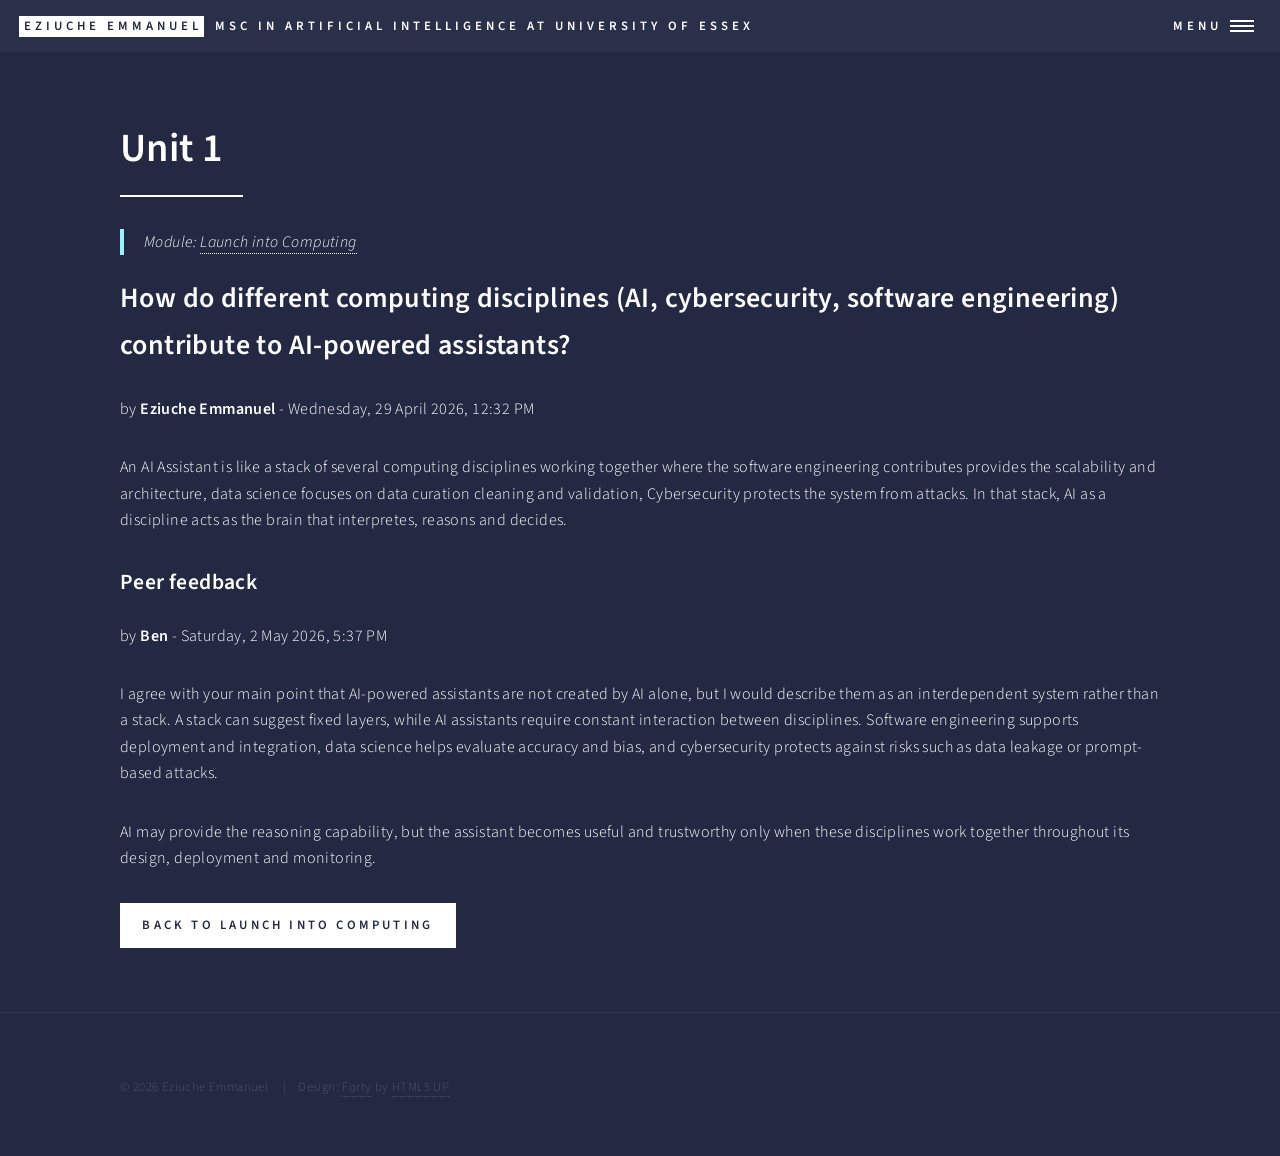
<file: modules/artefacts/lit-unit-1.html>
<!DOCTYPE html>
<!--
  Forty by HTML5 UP — html5up.net | CCA 3.0
  Launch into Computing — Unit 1 detail — Eziuche Emmanuel.
-->
<html lang="en">
  <head>
    <title>Unit 1 — Launch into Computing | Eziuche Emmanuel</title>
    <meta charset="utf-8" />
    <meta name="viewport" content="width=device-width, initial-scale=1, user-scalable=no" />
    <meta
      name="description"
      content="Unit 1 — Launch into Computing — Eziuche Emmanuel, MSc Artificial Intelligence, University of Essex."
    />
    <link rel="stylesheet" href="../../assets/css/main.css" />
    <link rel="stylesheet" href="../../assets/css/portfolio.css" />
    <noscript><link rel="stylesheet" href="../../assets/css/noscript.css" /></noscript>
  </head>
  <body class="is-preload">
    <a class="skip-link" href="#main">Skip to content</a>
    <div id="wrapper">
      <header id="header">
        <a href="../../index.html" class="logo"><strong>Eziuche Emmanuel</strong> <span>MSc in Artificial Intelligence at University of Essex</span></a>
        <nav><a href="#menu">Menu</a></nav>
      </header>

      <nav id="menu">
        <ul class="links" id="portfolio-menu-links"></ul>
      </nav>

      <div id="main" class="alt">
        <section>
          <div class="inner">
            <header class="major">
              <h1>Unit 1</h1>
            </header>
            <p class="portfolio-note">
              Module: <a href="../launch-into-computing.html">Launch into Computing</a>
            </p>

            <h2>
              How do different computing disciplines (AI, cybersecurity, software engineering) contribute to
              AI-powered assistants?
            </h2>

            <p>
              by <strong>Eziuche Emmanuel</strong> - Wednesday, 29 April 2026, 12:32 PM
            </p>
            <p>
              An AI Assistant is like a stack of several computing disciplines working together where the software
              engineering contributes provides the scalability and architecture, data science focuses on data curation
              cleaning and validation, Cybersecurity protects the system from attacks. In that stack, AI as a discipline
              acts as the brain that interpretes, reasons and decides.
            </p>

            <h3>Peer feedback</h3>
            <p>
              by <strong>Ben</strong> - Saturday, 2 May 2026, 5:37 PM
            </p>
            <p>
              I agree with your main point that AI-powered assistants are not created by AI alone, but I would describe
              them as an interdependent system rather than a stack. A stack can suggest fixed layers, while AI assistants
              require constant interaction between disciplines. Software engineering supports deployment and integration,
              data science helps evaluate accuracy and bias, and cybersecurity protects against risks such as data
              leakage or prompt-based attacks.
            </p>
            <p>
              AI may provide the reasoning capability, but the assistant becomes useful and trustworthy only when these
              disciplines work together throughout its design, deployment and monitoring.
            </p>

            <ul class="actions">
              <li><a href="../launch-into-computing.html#artefacts" class="button primary">Back to Launch into Computing</a></li>
            </ul>
          </div>
        </section>
      </div>

      <footer id="footer">
        <div class="inner">
          <ul class="copyright">
            <li>&copy; 2026 Eziuche Emmanuel</li>
            <li>
              Design: <a href="https://html5up.net/forty">Forty</a> by
              <a href="https://html5up.net">HTML5 UP</a>
            </li>
          </ul>
        </div>
      </footer>
    </div>

    <script src="../../assets/js/jquery.min.js"></script>
    <script src="../../assets/js/jquery.scrolly.min.js"></script>
    <script src="../../assets/js/jquery.scrollex.min.js"></script>
    <script src="../../assets/js/browser.min.js"></script>
    <script src="../../assets/js/breakpoints.min.js"></script>
    <script src="../../assets/js/util.js"></script>
    <script src="../../assets/js/main.js"></script>
    <script src="../../assets/js/menu-drawer.js"></script>
  </body>
</html>
</file>
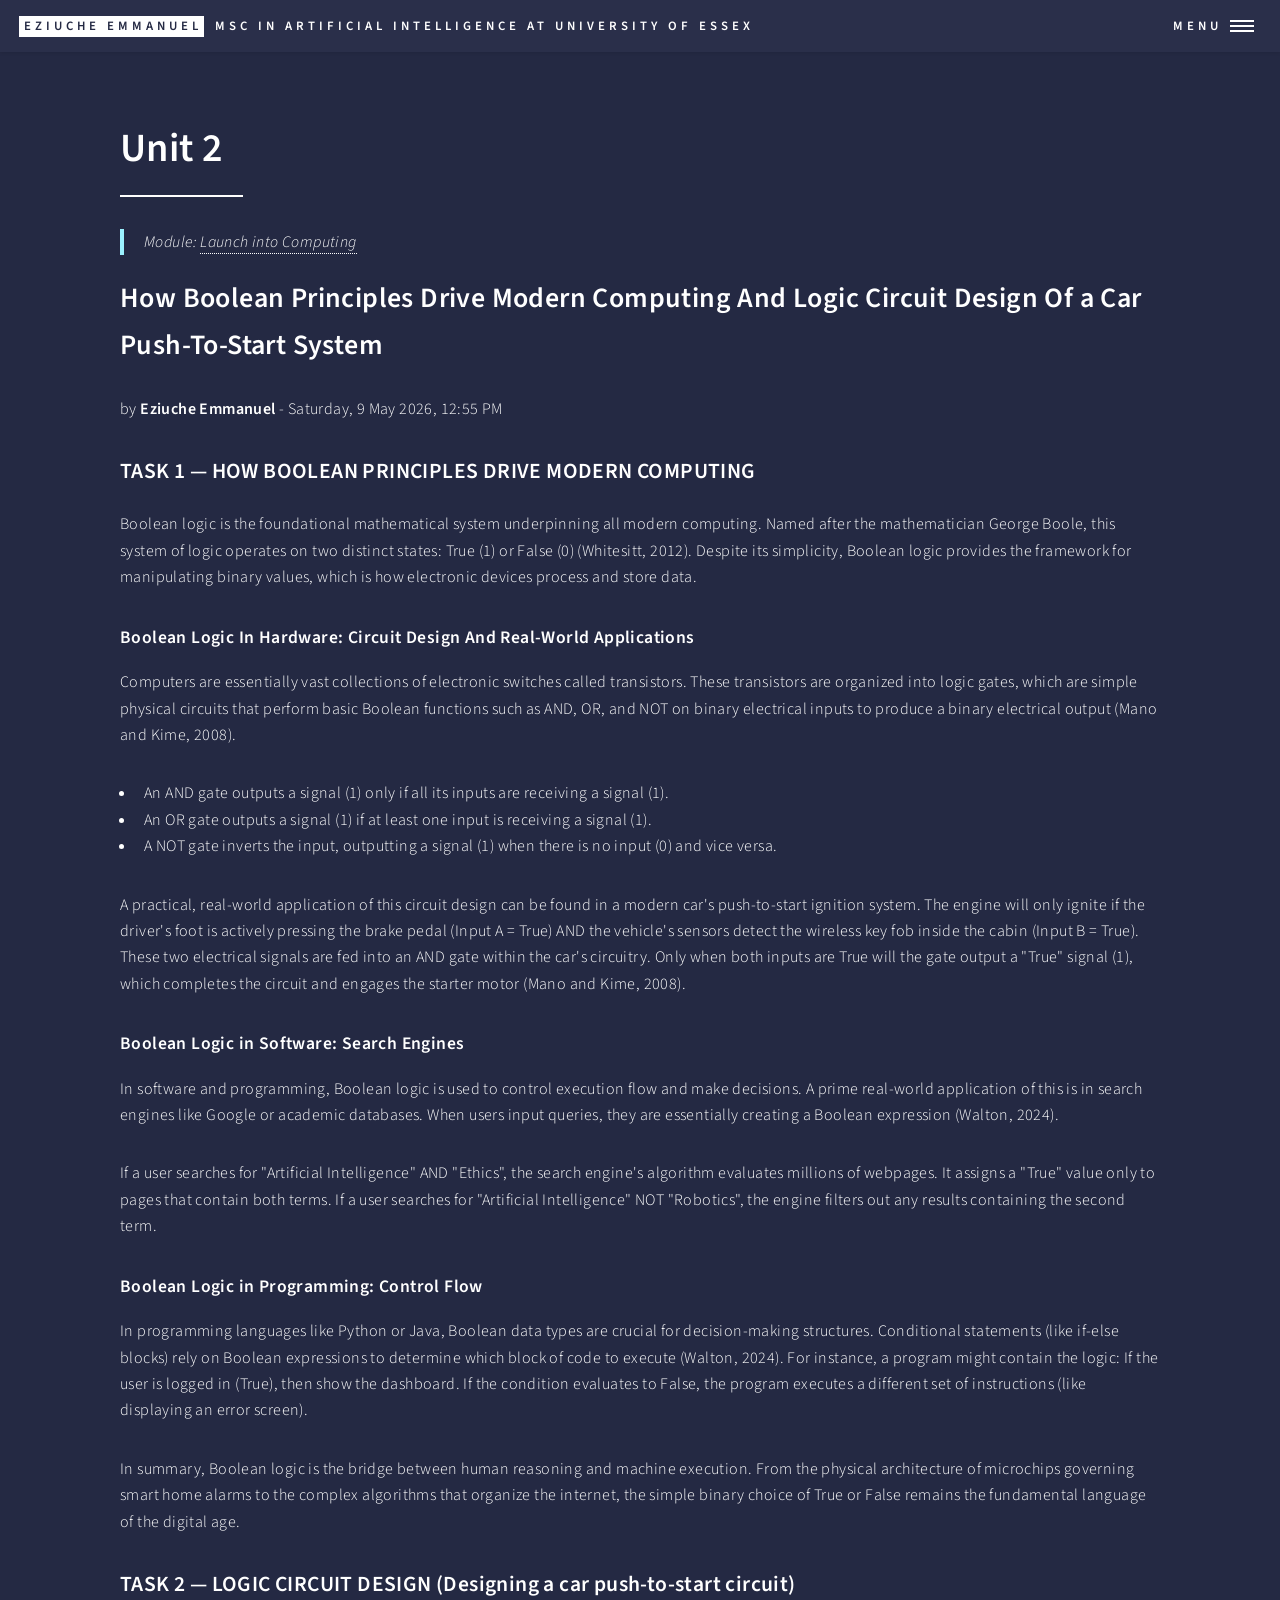
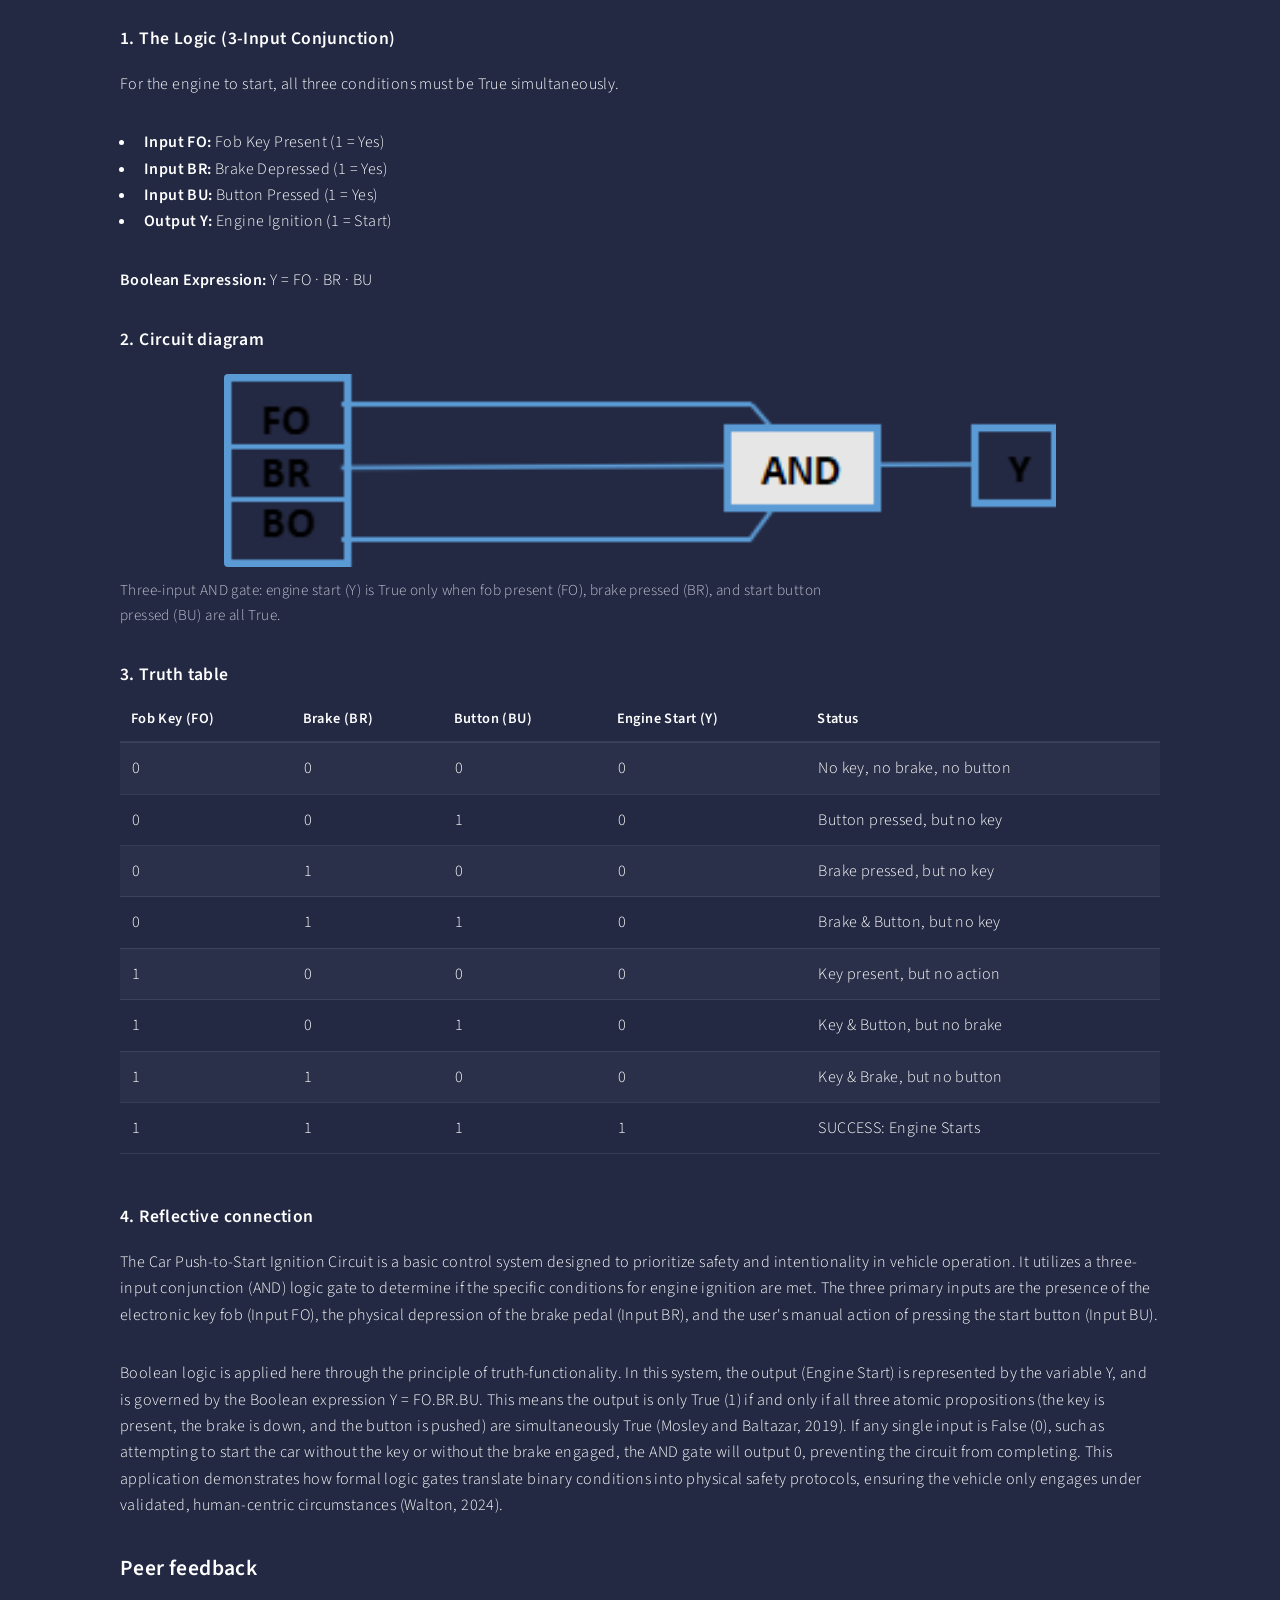
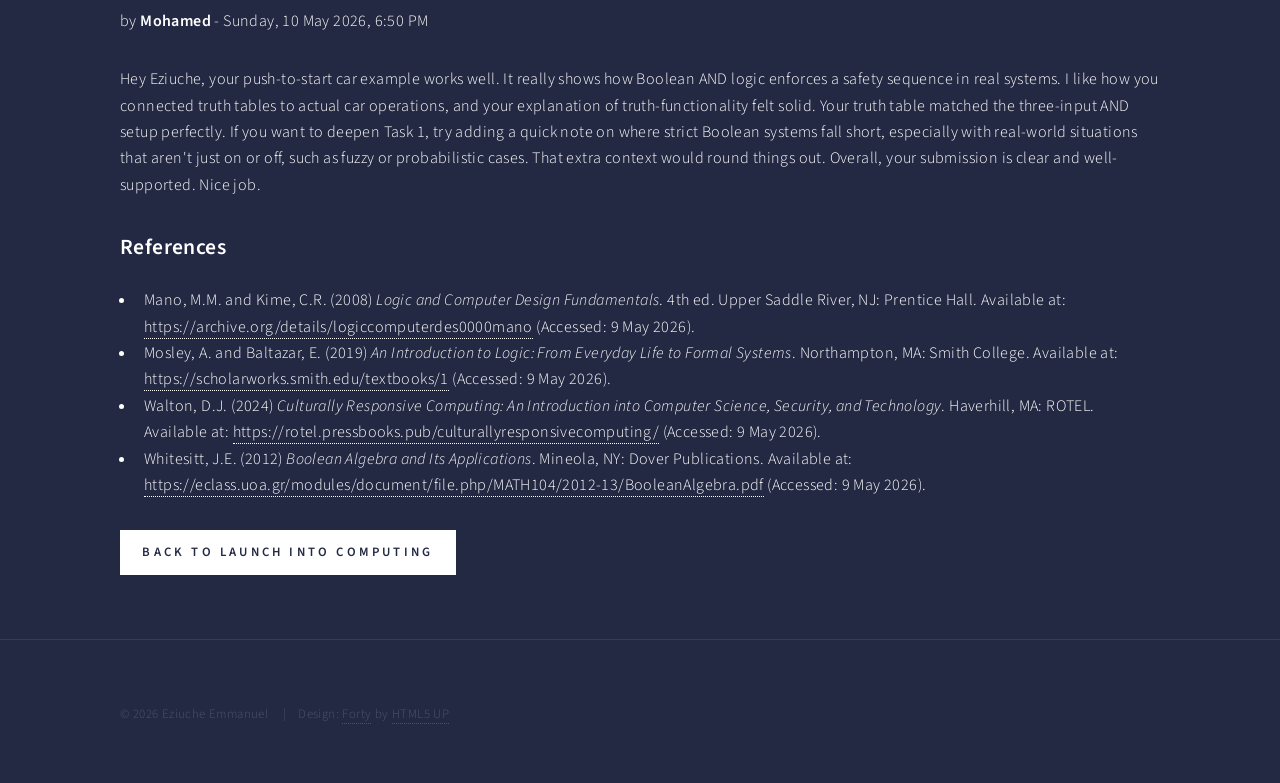
<file: modules/artefacts/lit-unit-2.html>
<!DOCTYPE html>
<!--
  Forty by HTML5 UP — html5up.net | CCA 3.0
  Launch into Computing — Unit 2 detail — Eziuche Emmanuel.
-->
<html lang="en">
  <head>
    <title>Unit 2 — Launch into Computing | Eziuche Emmanuel</title>
    <meta charset="utf-8" />
    <meta name="viewport" content="width=device-width, initial-scale=1, user-scalable=no" />
    <meta
      name="description"
      content="Unit 2 — Boolean logic and push-to-start circuit design — Eziuche Emmanuel, MSc Artificial Intelligence, University of Essex."
    />
    <link rel="stylesheet" href="../../assets/css/main.css" />
    <link rel="stylesheet" href="../../assets/css/portfolio.css" />
    <noscript><link rel="stylesheet" href="../../assets/css/noscript.css" /></noscript>
  </head>
  <body class="is-preload">
    <a class="skip-link" href="#main">Skip to content</a>
    <div id="wrapper">
      <header id="header">
        <a href="../../index.html" class="logo"><strong>Eziuche Emmanuel</strong> <span>MSc in Artificial Intelligence at University of Essex</span></a>
        <nav><a href="#menu">Menu</a></nav>
      </header>

      <nav id="menu">
        <ul class="links" id="portfolio-menu-links"></ul>
      </nav>

      <div id="main" class="alt">
        <section>
          <div class="inner">
            <header class="major">
              <h1>Unit 2</h1>
            </header>
            <p class="portfolio-note">
              Module: <a href="../launch-into-computing.html">Launch into Computing</a>
            </p>

            <h2>
              How Boolean Principles Drive Modern Computing And Logic Circuit Design Of a Car Push-To-Start System
            </h2>
            <p>by <strong>Eziuche Emmanuel</strong> - Saturday, 9 May 2026, 12:55 PM</p>

            <h3>TASK 1 — HOW BOOLEAN PRINCIPLES DRIVE MODERN COMPUTING</h3>
            <p>
              Boolean logic is the foundational mathematical system underpinning all modern computing. Named after the
              mathematician George Boole, this system of logic operates on two distinct states: True (1) or False (0)
              (Whitesitt, 2012). Despite its simplicity, Boolean logic provides the framework for manipulating binary
              values, which is how electronic devices process and store data.
            </p>

            <h4>Boolean Logic In Hardware: Circuit Design And Real-World Applications</h4>
            <p>
              Computers are essentially vast collections of electronic switches called transistors. These transistors are
              organized into logic gates, which are simple physical circuits that perform basic Boolean functions such as
              AND, OR, and NOT on binary electrical inputs to produce a binary electrical output (Mano and Kime, 2008).
            </p>
            <ul>
              <li>An AND gate outputs a signal (1) only if all its inputs are receiving a signal (1).</li>
              <li>An OR gate outputs a signal (1) if at least one input is receiving a signal (1).</li>
              <li>
                A NOT gate inverts the input, outputting a signal (1) when there is no input (0) and vice versa.
              </li>
            </ul>
            <p>
              A practical, real-world application of this circuit design can be found in a modern car's push-to-start
              ignition system. The engine will only ignite if the driver's foot is actively pressing the brake pedal
              (Input A = True) AND the vehicle's sensors detect the wireless key fob inside the cabin (Input B = True).
              These two electrical signals are fed into an AND gate within the car's circuitry. Only when both inputs are
              True will the gate output a &quot;True&quot; signal (1), which completes the circuit and engages the
              starter motor (Mano and Kime, 2008).
            </p>

            <h4>Boolean Logic in Software: Search Engines</h4>
            <p>
              In software and programming, Boolean logic is used to control execution flow and make decisions. A prime
              real-world application of this is in search engines like Google or academic databases. When users input
              queries, they are essentially creating a Boolean expression (Walton, 2024).
            </p>
            <p>
              If a user searches for &quot;Artificial Intelligence&quot; AND &quot;Ethics&quot;, the search engine's
              algorithm evaluates millions of webpages. It assigns a &quot;True&quot; value only to pages that contain
              both terms. If a user searches for &quot;Artificial Intelligence&quot; NOT &quot;Robotics&quot;, the
              engine filters out any results containing the second term.
            </p>

            <h4>Boolean Logic in Programming: Control Flow</h4>
            <p>
              In programming languages like Python or Java, Boolean data types are crucial for decision-making
              structures. Conditional statements (like if-else blocks) rely on Boolean expressions to determine which
              block of code to execute (Walton, 2024). For instance, a program might contain the logic: If the user is
              logged in (True), then show the dashboard. If the condition evaluates to False, the program executes a
              different set of instructions (like displaying an error screen).
            </p>
            <p>
              In summary, Boolean logic is the bridge between human reasoning and machine execution. From the physical
              architecture of microchips governing smart home alarms to the complex algorithms that organize the
              internet, the simple binary choice of True or False remains the fundamental language of the digital age.
            </p>

            <h3>TASK 2 — LOGIC CIRCUIT DESIGN (Designing a car push-to-start circuit)</h3>

            <h4>1. The Logic (3-Input Conjunction)</h4>
            <p>For the engine to start, all three conditions must be True simultaneously.</p>
            <ul>
              <li><strong>Input FO:</strong> Fob Key Present (1 = Yes)</li>
              <li><strong>Input BR:</strong> Brake Depressed (1 = Yes)</li>
              <li><strong>Input BU:</strong> Button Pressed (1 = Yes)</li>
              <li><strong>Output Y:</strong> Engine Ignition (1 = Start)</li>
            </ul>
            <p><strong>Boolean Expression:</strong> Y = FO · BR · BU</p>

            <h4>2. Circuit diagram</h4>
            <figure class="circuit-diagram-figure">
              <img
                src="../../images/lit-unit-2-circuit-diagram.png"
                alt="Logic diagram: three inputs (FO, BR, BU) feed a single AND gate; output Y drives engine ignition when all inputs are True."
                loading="lazy"
              />
              <figcaption class="circuit-diagram-caption">
                Three-input AND gate: engine start (Y) is True only when fob present (FO), brake pressed (BR), and
                start button pressed (BU) are all True.
              </figcaption>
            </figure>

            <h4>3. Truth table</h4>
            <div class="table-wrapper">
              <table>
                <thead>
                  <tr>
                    <th scope="col">Fob Key (FO)</th>
                    <th scope="col">Brake (BR)</th>
                    <th scope="col">Button (BU)</th>
                    <th scope="col">Engine Start (Y)</th>
                    <th scope="col">Status</th>
                  </tr>
                </thead>
                <tbody>
                  <tr>
                    <td>0</td>
                    <td>0</td>
                    <td>0</td>
                    <td>0</td>
                    <td>No key, no brake, no button</td>
                  </tr>
                  <tr>
                    <td>0</td>
                    <td>0</td>
                    <td>1</td>
                    <td>0</td>
                    <td>Button pressed, but no key</td>
                  </tr>
                  <tr>
                    <td>0</td>
                    <td>1</td>
                    <td>0</td>
                    <td>0</td>
                    <td>Brake pressed, but no key</td>
                  </tr>
                  <tr>
                    <td>0</td>
                    <td>1</td>
                    <td>1</td>
                    <td>0</td>
                    <td>Brake &amp; Button, but no key</td>
                  </tr>
                  <tr>
                    <td>1</td>
                    <td>0</td>
                    <td>0</td>
                    <td>0</td>
                    <td>Key present, but no action</td>
                  </tr>
                  <tr>
                    <td>1</td>
                    <td>0</td>
                    <td>1</td>
                    <td>0</td>
                    <td>Key &amp; Button, but no brake</td>
                  </tr>
                  <tr>
                    <td>1</td>
                    <td>1</td>
                    <td>0</td>
                    <td>0</td>
                    <td>Key &amp; Brake, but no button</td>
                  </tr>
                  <tr>
                    <td>1</td>
                    <td>1</td>
                    <td>1</td>
                    <td>1</td>
                    <td>SUCCESS: Engine Starts</td>
                  </tr>
                </tbody>
              </table>
            </div>

            <h4>4. Reflective connection</h4>
            <p>
              The Car Push-to-Start Ignition Circuit is a basic control system designed to prioritize safety and
              intentionality in vehicle operation. It utilizes a three-input conjunction (AND) logic gate to determine
              if the specific conditions for engine ignition are met. The three primary inputs are the presence of the
              electronic key fob (Input FO), the physical depression of the brake pedal (Input BR), and the user's
              manual action of pressing the start button (Input BU).
            </p>
            <p>
              Boolean logic is applied here through the principle of truth-functionality. In this system, the output
              (Engine Start) is represented by the variable Y, and is governed by the Boolean expression Y = FO.BR.BU.
              This means the output is only True (1) if and only if all three atomic propositions (the key is present,
              the brake is down, and the button is pushed) are simultaneously True (Mosley and Baltazar, 2019). If any
              single input is False (0), such as attempting to start the car without the key or without the brake
              engaged, the AND gate will output 0, preventing the circuit from completing. This application
              demonstrates how formal logic gates translate binary conditions into physical safety protocols, ensuring
              the vehicle only engages under validated, human-centric circumstances (Walton, 2024).
            </p>

            <h3>Peer feedback</h3>
            <p>
              by <strong>Mohamed</strong> - Sunday, 10 May 2026, 6:50 PM
            </p>
            <p>
              Hey Eziuche, your push-to-start car example works well. It really shows how Boolean AND logic enforces a
              safety sequence in real systems. I like how you connected truth tables to actual car operations, and your
              explanation of truth-functionality felt solid. Your truth table matched the three-input AND setup
              perfectly. If you want to deepen Task 1, try adding a quick note on where strict Boolean systems fall
              short, especially with real-world situations that aren't just on or off, such as fuzzy or probabilistic
              cases. That extra context would round things out. Overall, your submission is clear and well-supported.
              Nice job.
            </p>

            <h3>References</h3>
            <ul>
              <li>
                Mano, M.M. and Kime, C.R. (2008) <em>Logic and Computer Design Fundamentals</em>. 4th ed. Upper Saddle
                River, NJ: Prentice Hall. Available at:
                <a href="https://archive.org/details/logiccomputerdes0000mano">https://archive.org/details/logiccomputerdes0000mano</a>
                (Accessed: 9 May 2026).
              </li>
              <li>
                Mosley, A. and Baltazar, E. (2019) <em>An Introduction to Logic: From Everyday Life to Formal Systems</em>.
                Northampton, MA: Smith College. Available at:
                <a href="https://scholarworks.smith.edu/textbooks/1">https://scholarworks.smith.edu/textbooks/1</a>
                (Accessed: 9 May 2026).
              </li>
              <li>
                Walton, D.J. (2024) <em>Culturally Responsive Computing: An Introduction into Computer Science, Security,
                and Technology</em>. Haverhill, MA: ROTEL. Available at:
                <a href="https://rotel.pressbooks.pub/culturallyresponsivecomputing/">https://rotel.pressbooks.pub/culturallyresponsivecomputing/</a>
                (Accessed: 9 May 2026).
              </li>
              <li>
                Whitesitt, J.E. (2012) <em>Boolean Algebra and Its Applications</em>. Mineola, NY: Dover Publications.
                Available at:
                <a href="https://eclass.uoa.gr/modules/document/file.php/MATH104/2012-13/BooleanAlgebra.pdf">https://eclass.uoa.gr/modules/document/file.php/MATH104/2012-13/BooleanAlgebra.pdf</a>
                (Accessed: 9 May 2026).
              </li>
            </ul>

            <ul class="actions">
              <li><a href="../launch-into-computing.html#artefacts" class="button primary">Back to Launch into Computing</a></li>
            </ul>
          </div>
        </section>
      </div>

      <footer id="footer">
        <div class="inner">
          <ul class="copyright">
            <li>&copy; 2026 Eziuche Emmanuel</li>
            <li>
              Design: <a href="https://html5up.net/forty">Forty</a> by
              <a href="https://html5up.net">HTML5 UP</a>
            </li>
          </ul>
        </div>
      </footer>
    </div>

    <script src="../../assets/js/jquery.min.js"></script>
    <script src="../../assets/js/jquery.scrolly.min.js"></script>
    <script src="../../assets/js/jquery.scrollex.min.js"></script>
    <script src="../../assets/js/browser.min.js"></script>
    <script src="../../assets/js/breakpoints.min.js"></script>
    <script src="../../assets/js/util.js"></script>
    <script src="../../assets/js/main.js"></script>
    <script src="../../assets/js/menu-drawer.js"></script>
  </body>
</html>
</file>
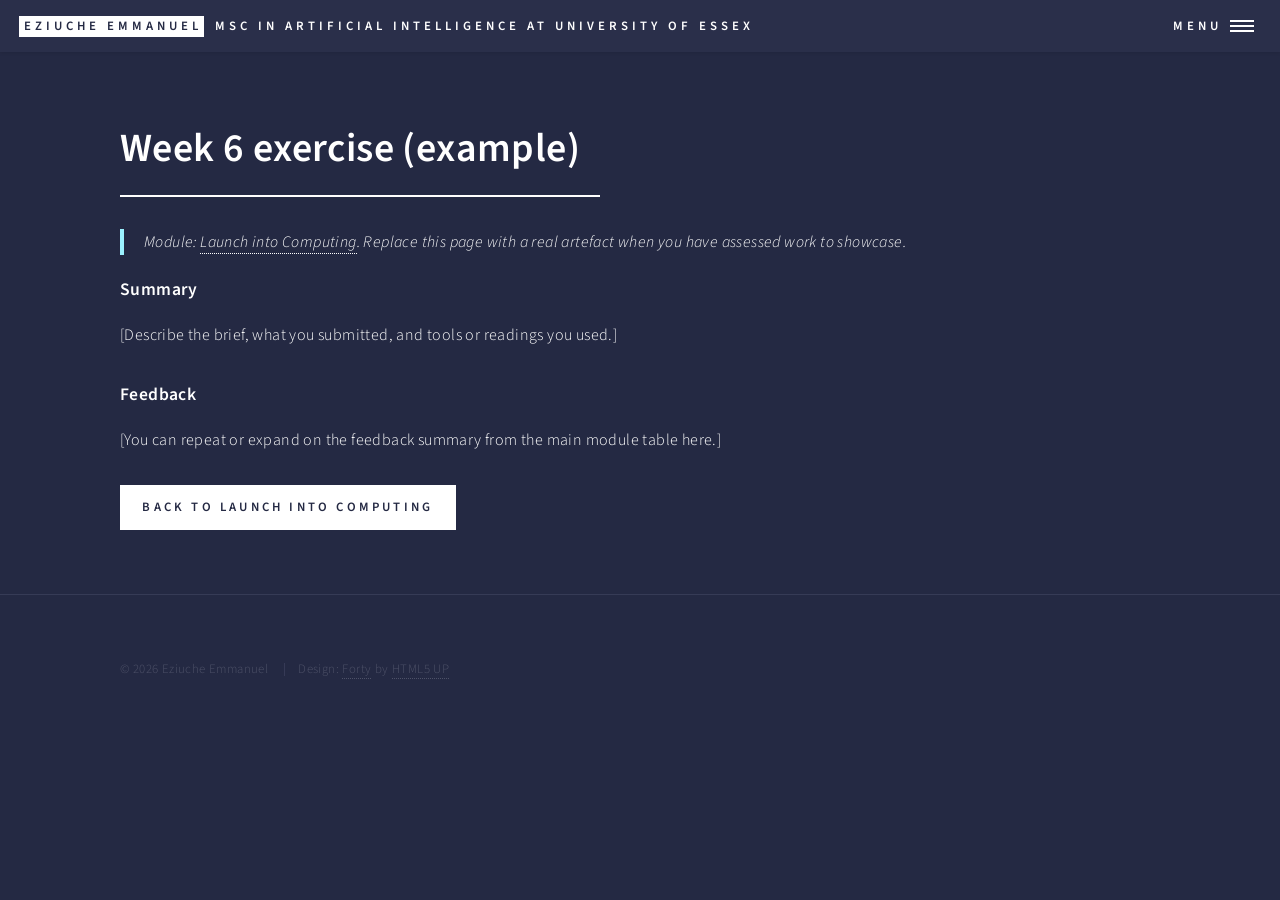
<file: modules/artefacts/lit-week6-exercise.html>
<!DOCTYPE html>
<html lang="en">
  <head>
    <title>Week 6 exercise — example | Eziuche Emmanuel</title>
    <meta charset="utf-8" />
    <meta name="viewport" content="width=device-width, initial-scale=1, user-scalable=no" />
    <meta
      name="description"
      content="Artefact — Launch into Computing — Eziuche Emmanuel e-portfolio."
    />
    <link rel="stylesheet" href="../../assets/css/main.css" />
    <link rel="stylesheet" href="../../assets/css/portfolio.css" />
    <noscript><link rel="stylesheet" href="../../assets/css/noscript.css" /></noscript>
  </head>
  <body class="is-preload">
    <a class="skip-link" href="#main">Skip to content</a>
    <div id="wrapper">
      <header id="header">
        <a href="../../index.html" class="logo"><strong>Eziuche Emmanuel</strong> <span>MSc in Artificial Intelligence at University of Essex</span></a>
        <nav><a href="#menu">Menu</a></nav>
      </header>

      <nav id="menu">
        <ul class="links" id="portfolio-menu-links"></ul>
      </nav>

      <div id="main" class="alt">
        <section>
          <div class="inner">
            <header class="major">
              <h1>Week 6 exercise (example)</h1>
            </header>
            <p class="portfolio-note">
              Module: <a href="../launch-into-computing.html">Launch into Computing</a>. Replace this page with
              a real artefact when you have assessed work to showcase.
            </p>

            <h4>Summary</h4>
            <p>[Describe the brief, what you submitted, and tools or readings you used.]</p>

            <h4>Feedback</h4>
            <p>[You can repeat or expand on the feedback summary from the main module table here.]</p>

            <ul class="actions">
              <li><a href="../launch-into-computing.html" class="button primary">Back to Launch into Computing</a></li>
            </ul>
          </div>
        </section>
      </div>

      <footer id="footer">
        <div class="inner">
          <ul class="copyright">
            <li>&copy; 2026 Eziuche Emmanuel</li>
            <li>
              Design: <a href="https://html5up.net/forty">Forty</a> by
              <a href="https://html5up.net">HTML5 UP</a>
            </li>
          </ul>
        </div>
      </footer>
    </div>

    <script src="../../assets/js/jquery.min.js"></script>
    <script src="../../assets/js/jquery.scrolly.min.js"></script>
    <script src="../../assets/js/jquery.scrollex.min.js"></script>
    <script src="../../assets/js/browser.min.js"></script>
    <script src="../../assets/js/breakpoints.min.js"></script>
    <script src="../../assets/js/util.js"></script>
    <script src="../../assets/js/main.js"></script>
    <script src="../../assets/js/menu-drawer.js"></script>
  </body>
</html>
</file>
<file: assets/css/portfolio.css>
/* Eziuche Emmanuel — small additions on Forty (HTML5 UP) */

/*
  Home banner intro: Forty uses header.major { width: max-content } which breaks wide two-line heroes.
  Use block layout + rem spacing (not flex gap) so lines never overlap; underline stays after both lines.
*/
#banner.major > .inner > header.major.banner-header-intro {
  width: min(92vw, 56rem) !important;
  max-width: min(92vw, 56rem) !important;
  margin-left: auto !important;
  margin-right: auto !important;
  text-align: center;
}

#banner.major > .inner > header.major.banner-header-intro > h1.banner-intro {
  display: block;
  width: 100%;
  max-width: 100%;
  margin: 0 auto;
  /* Fallback if line-level font-size is stripped */
  font-size: clamp(1.125rem, 3.25vw, 2.875rem) !important;
  font-weight: 700;
  line-height: 1.35 !important;
  letter-spacing: 0.02em;
  text-transform: none;
}

/* Desktop: explicit min-width so Forty #banner h1 { 3.25em } never reads as “unchanged” */
@media screen and (min-width: 737px) {
  html body #wrapper #banner.major > .inner > header.major.banner-header-intro > h1.banner-intro,
  html body #wrapper #banner.major > .inner > header.major.banner-header-intro h1.banner-intro .banner-intro-line {
    font-size: clamp(1.125rem, 3.25vw, 2.875rem) !important;
    line-height: 1.38 !important;
  }
}

#banner.major > .inner > header.major.banner-header-intro h1.banner-intro .banner-intro-line {
  display: block;
  width: 100%;
  max-width: 100%;
  margin: 0;
  padding: 0;
  line-height: 1.4 !important;
  font-size: clamp(1.125rem, 3.25vw, 2.875rem) !important;
}

#banner.major > .inner > header.major.banner-header-intro h1.banner-intro .banner-intro-line:first-child {
  margin-bottom: clamp(0.25rem, 1.125vw, 0.875rem);
  padding-bottom: clamp(0.075rem, 0.375vw, 0.25rem);
}

@media screen and (max-width: 736px) {
  html body #wrapper #banner.major > .inner > header.major.banner-header-intro > h1.banner-intro,
  html body #wrapper #banner.major > .inner > header.major.banner-header-intro h1.banner-intro .banner-intro-line {
    font-size: clamp(0.75rem, 3vw, 1.375rem) !important;
    line-height: 1.42 !important;
  }

  #banner.major > .inner > header.major.banner-header-intro h1.banner-intro .banner-intro-line:first-child {
    margin-bottom: clamp(0.275rem, 1.5vw, 0.625rem);
  }
}

/* Unit artefact pages: logic circuit diagram image */
.circuit-diagram-figure {
  margin: 1.25em 0 2em;
  max-width: 100%;
}

.circuit-diagram-figure img {
  display: block;
  max-width: min(100%, 52rem);
  width: 100%;
  height: auto;
  margin: 0 auto;
  border-radius: 4px;
}

.circuit-diagram-caption {
  margin-top: 0.75em;
  font-size: 0.95em;
  color: rgba(244, 244, 255, 0.75);
  max-width: 48em;
}

.skip-link {
  position: absolute;
  left: -9999px;
  top: 0;
  z-index: 100001;
  padding: 0.65em 1.1em;
  background: #fff;
  color: #242943;
  font-weight: 600;
  text-decoration: none;
  border-radius: 4px;
}

.skip-link:focus {
  left: 0.75rem;
  top: 0.75rem;
}

.table-wrapper {
  overflow-x: auto;
  margin: 1em 0;
}

.portfolio-note {
  border-left: solid 4px #9bf1ff;
  padding-left: 1.25em;
  margin: 1.25em 0;
  font-style: italic;
}

/* Module page: note under title — same visual cue as .portfolio-note, not italic */
.module-intro-note {
  border-left: solid 4px #9bf1ff;
  padding-left: 1.25em;
  margin: 0 0 2em;
  font-style: normal;
  font-weight: 400;
  max-width: 48em;
}

/* Launch into Computing — artefacts: unit banners in a two-column grid */
#main #artefacts .tiles.tiles-unit-grid {
  display: grid;
  grid-template-columns: repeat(2, minmax(0, 1fr));
  gap: clamp(1em, 2.5vw, 2em);
  align-items: stretch;
}

#main #artefacts .tiles.tiles-unit-grid article {
  width: 100% !important;
  min-width: 0;
}

@media screen and (max-width: 736px) {
  #main #artefacts .tiles.tiles-unit-grid {
    grid-template-columns: 1fr;
  }
}

/* Modules hub: single tile — limit width on large screens */
@media screen and (min-width: 981px) {
  .tiles-one article {
    width: 50%;
  }
}

/* About Me: portrait left, About Me heading + biography in one column (single grid row on wide screens) */
.about-intro-row {
  display: grid;
  grid-template-columns: 140px minmax(0, 1fr);
  align-items: start;
  gap: clamp(1.25em, 4vw, 2.75em);
  margin: 0 0 2.5em;
}

#main .about-intro-text {
  text-align: left;
  min-width: 0;
  max-width: 48em;
}

#main .about-intro-text > header.major.about-me-heading {
  width: 100%;
  max-width: 100%;
  margin-top: 0;
  margin-bottom: 0;
  box-sizing: border-box;
}

#main .about-intro-text > header.major.about-me-heading > h1 {
  width: 100%;
  max-width: 100%;
  margin-top: 0;
  margin-bottom: 0;
  box-sizing: border-box;
}

#main .about-intro-text > header.major.about-me-heading + p {
  margin-top: 0.75em;
}

.about-photo {
  max-width: 140px;
  width: 100%;
}

.about-photo img {
  width: 100%;
  height: auto;
  border-radius: 6px;
  display: block;
}

.about-intro-text p {
  font-weight: 400;
}

@media screen and (max-width: 736px) {
  .about-intro-row {
    grid-template-columns: minmax(0, 1fr);
  }

  .about-photo {
    justify-self: start;
  }
}
</file>
<file: assets/css/noscript.css>
/*
	Forty by HTML5 UP
	html5up.net | @ajlkn
	Free for personal and commercial use under the CCA 3.0 license (html5up.net/license)
*/

/* Banner */

	body.is-preload #banner:after {
		opacity: 0.85;
	}

	body.is-preload #banner > .inner {
		-moz-filter: none;
		-webkit-filter: none;
		-ms-filter: none;
		filter: none;
		-moz-transform: none;
		-webkit-transform: none;
		-ms-transform: none;
		transform: none;
		opacity: 1;
	}
</file>
<file: assets/css/main.css>
@import url(fontawesome-all.min.css);
@import url("https://fonts.googleapis.com/css?family=Source+Sans+Pro:300,300italic,600,600italic");

/*
	Forty by HTML5 UP
	html5up.net | @ajlkn
	Free for personal and commercial use under the CCA 3.0 license (html5up.net/license)
*/

html, body, div, span, applet, object,
iframe, h1, h2, h3, h4, h5, h6, p, blockquote,
pre, a, abbr, acronym, address, big, cite,
code, del, dfn, em, img, ins, kbd, q, s, samp,
small, strike, strong, sub, sup, tt, var, b,
u, i, center, dl, dt, dd, ol, ul, li, fieldset,
form, label, legend, table, caption, tbody,
tfoot, thead, tr, th, td, article, aside,
canvas, details, embed, figure, figcaption,
footer, header, hgroup, menu, nav, output, ruby,
section, summary, time, mark, audio, video {
	margin: 0;
	padding: 0;
	border: 0;
	font-size: 100%;
	font: inherit;
	vertical-align: baseline;}

article, aside, details, figcaption, figure,
footer, header, hgroup, menu, nav, section {
	display: block;}

body {
	line-height: 1;
}

ol, ul {
	list-style: none;
}

blockquote, q {
	quotes: none;
}

	blockquote:before, blockquote:after, q:before, q:after {
		content: '';
		content: none;
	}

table {
	border-collapse: collapse;
	border-spacing: 0;
}

body {
	-webkit-text-size-adjust: none;
}

mark {
	background-color: transparent;
	color: inherit;
}

input::-moz-focus-inner {
	border: 0;
	padding: 0;
}

input, select, textarea {
	-moz-appearance: none;
	-webkit-appearance: none;
	-ms-appearance: none;
	appearance: none;
}

/* Basic */

	@-ms-viewport {
		width: device-width;
	}

	body {
		-ms-overflow-style: scrollbar;
	}

	@media screen and (max-width: 480px) {

		html, body {
			min-width: 320px;
		}

	}

	html {
		box-sizing: border-box;
	}

	*, *:before, *:after {
		box-sizing: inherit;
	}

	body {
		background: #242943;
	}

		body.is-preload *, body.is-preload *:before, body.is-preload *:after {
			-moz-animation: none !important;
			-webkit-animation: none !important;
			-ms-animation: none !important;
			animation: none !important;
			-moz-transition: none !important;
			-webkit-transition: none !important;
			-ms-transition: none !important;
			transition: none !important;
		}

/* Type */

	body, input, select, textarea {
		color: #ffffff;
		font-family: "Source Sans Pro", Helvetica, sans-serif;
		font-size: 17pt;
		font-weight: 300;
		letter-spacing: 0.025em;
		line-height: 1.65;
	}

		@media screen and (max-width: 1680px) {

			body, input, select, textarea {
				font-size: 14pt;
			}

		}

		@media screen and (max-width: 1280px) {

			body, input, select, textarea {
				font-size: 12pt;
			}

		}

		@media screen and (max-width: 360px) {

			body, input, select, textarea {
				font-size: 11pt;
			}

		}

	a {
		-moz-transition: color 0.2s ease-in-out, border-bottom-color 0.2s ease-in-out;
		-webkit-transition: color 0.2s ease-in-out, border-bottom-color 0.2s ease-in-out;
		-ms-transition: color 0.2s ease-in-out, border-bottom-color 0.2s ease-in-out;
		transition: color 0.2s ease-in-out, border-bottom-color 0.2s ease-in-out;
		border-bottom: dotted 1px;
		color: inherit;
		text-decoration: none;
	}

		a:hover {
			border-bottom-color: transparent;
			color: #9bf1ff !important;
		}

		a:active {
			color: #53e3fb !important;
		}

	strong, b {
		color: #ffffff;
		font-weight: 600;
	}

	em, i {
		font-style: italic;
	}

	p {
		margin: 0 0 2em 0;
	}

	h1, h2, h3, h4, h5, h6 {
		color: #ffffff;
		font-weight: 600;
		line-height: 1.65;
		margin: 0 0 1em 0;
	}

		h1 a, h2 a, h3 a, h4 a, h5 a, h6 a {
			color: inherit;
			border-bottom: 0;
		}

	h1 {
		font-size: 2.5em;
	}

	h2 {
		font-size: 1.75em;
	}

	h3 {
		font-size: 1.35em;
	}

	h4 {
		font-size: 1.1em;
	}

	h5 {
		font-size: 0.9em;
	}

	h6 {
		font-size: 0.7em;
	}

	@media screen and (max-width: 736px) {

		h1 {
			font-size: 2em;
		}

		h2 {
			font-size: 1.5em;
		}

		h3 {
			font-size: 1.25em;
		}

	}

	sub {
		font-size: 0.8em;
		position: relative;
		top: 0.5em;
	}

	sup {
		font-size: 0.8em;
		position: relative;
		top: -0.5em;
	}

	blockquote {
		border-left: solid 4px rgba(212, 212, 255, 0.1);
		font-style: italic;
		margin: 0 0 2em 0;
		padding: 0.5em 0 0.5em 2em;
	}

	code {
		background: rgba(212, 212, 255, 0.035);
		font-family: "Courier New", monospace;
		font-size: 0.9em;
		margin: 0 0.25em;
		padding: 0.25em 0.65em;
	}

	pre {
		-webkit-overflow-scrolling: touch;
		font-family: "Courier New", monospace;
		font-size: 0.9em;
		margin: 0 0 2em 0;
	}

		pre code {
			display: block;
			line-height: 1.75;
			padding: 1em 1.5em;
			overflow-x: auto;
		}

	hr {
		border: 0;
		border-bottom: solid 1px rgba(212, 212, 255, 0.1);
		margin: 2em 0;
	}

		hr.major {
			margin: 3em 0;
		}

	.align-left {
		text-align: left;
	}

	.align-center {
		text-align: center;
	}

	.align-right {
		text-align: right;
	}

/* Row */

	.row {
		display: flex;
		flex-wrap: wrap;
		box-sizing: border-box;
		align-items: stretch;
	}

		.row > * {
			box-sizing: border-box;
		}

		.row.gtr-uniform > * > :last-child {
			margin-bottom: 0;
		}

		.row.aln-left {
			justify-content: flex-start;
		}

		.row.aln-center {
			justify-content: center;
		}

		.row.aln-right {
			justify-content: flex-end;
		}

		.row.aln-top {
			align-items: flex-start;
		}

		.row.aln-middle {
			align-items: center;
		}

		.row.aln-bottom {
			align-items: flex-end;
		}

		.row > .imp {
			order: -1;
		}

		.row > .col-1 {
			width: 8.33333%;
		}

		.row > .off-1 {
			margin-left: 8.33333%;
		}

		.row > .col-2 {
			width: 16.66667%;
		}

		.row > .off-2 {
			margin-left: 16.66667%;
		}

		.row > .col-3 {
			width: 25%;
		}

		.row > .off-3 {
			margin-left: 25%;
		}

		.row > .col-4 {
			width: 33.33333%;
		}

		.row > .off-4 {
			margin-left: 33.33333%;
		}

		.row > .col-5 {
			width: 41.66667%;
		}

		.row > .off-5 {
			margin-left: 41.66667%;
		}

		.row > .col-6 {
			width: 50%;
		}

		.row > .off-6 {
			margin-left: 50%;
		}

		.row > .col-7 {
			width: 58.33333%;
		}

		.row > .off-7 {
			margin-left: 58.33333%;
		}

		.row > .col-8 {
			width: 66.66667%;
		}

		.row > .off-8 {
			margin-left: 66.66667%;
		}

		.row > .col-9 {
			width: 75%;
		}

		.row > .off-9 {
			margin-left: 75%;
		}

		.row > .col-10 {
			width: 83.33333%;
		}

		.row > .off-10 {
			margin-left: 83.33333%;
		}

		.row > .col-11 {
			width: 91.66667%;
		}

		.row > .off-11 {
			margin-left: 91.66667%;
		}

		.row > .col-12 {
			width: 100%;
		}

		.row > .off-12 {
			margin-left: 100%;
		}

		.row.gtr-0 {
			margin-top: 0;
			margin-left: 0em;
		}

			.row.gtr-0 > * {
				padding: 0 0 0 0em;
			}

			.row.gtr-0.gtr-uniform {
				margin-top: 0em;
			}

				.row.gtr-0.gtr-uniform > * {
					padding-top: 0em;
				}

		.row.gtr-25 {
			margin-top: 0;
			margin-left: -0.5em;
		}

			.row.gtr-25 > * {
				padding: 0 0 0 0.5em;
			}

			.row.gtr-25.gtr-uniform {
				margin-top: -0.5em;
			}

				.row.gtr-25.gtr-uniform > * {
					padding-top: 0.5em;
				}

		.row.gtr-50 {
			margin-top: 0;
			margin-left: -1em;
		}

			.row.gtr-50 > * {
				padding: 0 0 0 1em;
			}

			.row.gtr-50.gtr-uniform {
				margin-top: -1em;
			}

				.row.gtr-50.gtr-uniform > * {
					padding-top: 1em;
				}

		.row {
			margin-top: 0;
			margin-left: -2em;
		}

			.row > * {
				padding: 0 0 0 2em;
			}

			.row.gtr-uniform {
				margin-top: -2em;
			}

				.row.gtr-uniform > * {
					padding-top: 2em;
				}

		.row.gtr-150 {
			margin-top: 0;
			margin-left: -3em;
		}

			.row.gtr-150 > * {
				padding: 0 0 0 3em;
			}

			.row.gtr-150.gtr-uniform {
				margin-top: -3em;
			}

				.row.gtr-150.gtr-uniform > * {
					padding-top: 3em;
				}

		.row.gtr-200 {
			margin-top: 0;
			margin-left: -4em;
		}

			.row.gtr-200 > * {
				padding: 0 0 0 4em;
			}

			.row.gtr-200.gtr-uniform {
				margin-top: -4em;
			}

				.row.gtr-200.gtr-uniform > * {
					padding-top: 4em;
				}

		@media screen and (max-width: 1680px) {

			.row {
				display: flex;
				flex-wrap: wrap;
				box-sizing: border-box;
				align-items: stretch;
			}

				.row > * {
					box-sizing: border-box;
				}

				.row.gtr-uniform > * > :last-child {
					margin-bottom: 0;
				}

				.row.aln-left {
					justify-content: flex-start;
				}

				.row.aln-center {
					justify-content: center;
				}

				.row.aln-right {
					justify-content: flex-end;
				}

				.row.aln-top {
					align-items: flex-start;
				}

				.row.aln-middle {
					align-items: center;
				}

				.row.aln-bottom {
					align-items: flex-end;
				}

				.row > .imp-xlarge {
					order: -1;
				}

				.row > .col-1-xlarge {
					width: 8.33333%;
				}

				.row > .off-1-xlarge {
					margin-left: 8.33333%;
				}

				.row > .col-2-xlarge {
					width: 16.66667%;
				}

				.row > .off-2-xlarge {
					margin-left: 16.66667%;
				}

				.row > .col-3-xlarge {
					width: 25%;
				}

				.row > .off-3-xlarge {
					margin-left: 25%;
				}

				.row > .col-4-xlarge {
					width: 33.33333%;
				}

				.row > .off-4-xlarge {
					margin-left: 33.33333%;
				}

				.row > .col-5-xlarge {
					width: 41.66667%;
				}

				.row > .off-5-xlarge {
					margin-left: 41.66667%;
				}

				.row > .col-6-xlarge {
					width: 50%;
				}

				.row > .off-6-xlarge {
					margin-left: 50%;
				}

				.row > .col-7-xlarge {
					width: 58.33333%;
				}

				.row > .off-7-xlarge {
					margin-left: 58.33333%;
				}

				.row > .col-8-xlarge {
					width: 66.66667%;
				}

				.row > .off-8-xlarge {
					margin-left: 66.66667%;
				}

				.row > .col-9-xlarge {
					width: 75%;
				}

				.row > .off-9-xlarge {
					margin-left: 75%;
				}

				.row > .col-10-xlarge {
					width: 83.33333%;
				}

				.row > .off-10-xlarge {
					margin-left: 83.33333%;
				}

				.row > .col-11-xlarge {
					width: 91.66667%;
				}

				.row > .off-11-xlarge {
					margin-left: 91.66667%;
				}

				.row > .col-12-xlarge {
					width: 100%;
				}

				.row > .off-12-xlarge {
					margin-left: 100%;
				}

				.row.gtr-0 {
					margin-top: 0;
					margin-left: 0em;
				}

					.row.gtr-0 > * {
						padding: 0 0 0 0em;
					}

					.row.gtr-0.gtr-uniform {
						margin-top: 0em;
					}

						.row.gtr-0.gtr-uniform > * {
							padding-top: 0em;
						}

				.row.gtr-25 {
					margin-top: 0;
					margin-left: -0.5em;
				}

					.row.gtr-25 > * {
						padding: 0 0 0 0.5em;
					}

					.row.gtr-25.gtr-uniform {
						margin-top: -0.5em;
					}

						.row.gtr-25.gtr-uniform > * {
							padding-top: 0.5em;
						}

				.row.gtr-50 {
					margin-top: 0;
					margin-left: -1em;
				}

					.row.gtr-50 > * {
						padding: 0 0 0 1em;
					}

					.row.gtr-50.gtr-uniform {
						margin-top: -1em;
					}

						.row.gtr-50.gtr-uniform > * {
							padding-top: 1em;
						}

				.row {
					margin-top: 0;
					margin-left: -2em;
				}

					.row > * {
						padding: 0 0 0 2em;
					}

					.row.gtr-uniform {
						margin-top: -2em;
					}

						.row.gtr-uniform > * {
							padding-top: 2em;
						}

				.row.gtr-150 {
					margin-top: 0;
					margin-left: -3em;
				}

					.row.gtr-150 > * {
						padding: 0 0 0 3em;
					}

					.row.gtr-150.gtr-uniform {
						margin-top: -3em;
					}

						.row.gtr-150.gtr-uniform > * {
							padding-top: 3em;
						}

				.row.gtr-200 {
					margin-top: 0;
					margin-left: -4em;
				}

					.row.gtr-200 > * {
						padding: 0 0 0 4em;
					}

					.row.gtr-200.gtr-uniform {
						margin-top: -4em;
					}

						.row.gtr-200.gtr-uniform > * {
							padding-top: 4em;
						}

		}

		@media screen and (max-width: 1280px) {

			.row {
				display: flex;
				flex-wrap: wrap;
				box-sizing: border-box;
				align-items: stretch;
			}

				.row > * {
					box-sizing: border-box;
				}

				.row.gtr-uniform > * > :last-child {
					margin-bottom: 0;
				}

				.row.aln-left {
					justify-content: flex-start;
				}

				.row.aln-center {
					justify-content: center;
				}

				.row.aln-right {
					justify-content: flex-end;
				}

				.row.aln-top {
					align-items: flex-start;
				}

				.row.aln-middle {
					align-items: center;
				}

				.row.aln-bottom {
					align-items: flex-end;
				}

				.row > .imp-large {
					order: -1;
				}

				.row > .col-1-large {
					width: 8.33333%;
				}

				.row > .off-1-large {
					margin-left: 8.33333%;
				}

				.row > .col-2-large {
					width: 16.66667%;
				}

				.row > .off-2-large {
					margin-left: 16.66667%;
				}

				.row > .col-3-large {
					width: 25%;
				}

				.row > .off-3-large {
					margin-left: 25%;
				}

				.row > .col-4-large {
					width: 33.33333%;
				}

				.row > .off-4-large {
					margin-left: 33.33333%;
				}

				.row > .col-5-large {
					width: 41.66667%;
				}

				.row > .off-5-large {
					margin-left: 41.66667%;
				}

				.row > .col-6-large {
					width: 50%;
				}

				.row > .off-6-large {
					margin-left: 50%;
				}

				.row > .col-7-large {
					width: 58.33333%;
				}

				.row > .off-7-large {
					margin-left: 58.33333%;
				}

				.row > .col-8-large {
					width: 66.66667%;
				}

				.row > .off-8-large {
					margin-left: 66.66667%;
				}

				.row > .col-9-large {
					width: 75%;
				}

				.row > .off-9-large {
					margin-left: 75%;
				}

				.row > .col-10-large {
					width: 83.33333%;
				}

				.row > .off-10-large {
					margin-left: 83.33333%;
				}

				.row > .col-11-large {
					width: 91.66667%;
				}

				.row > .off-11-large {
					margin-left: 91.66667%;
				}

				.row > .col-12-large {
					width: 100%;
				}

				.row > .off-12-large {
					margin-left: 100%;
				}

				.row.gtr-0 {
					margin-top: 0;
					margin-left: 0em;
				}

					.row.gtr-0 > * {
						padding: 0 0 0 0em;
					}

					.row.gtr-0.gtr-uniform {
						margin-top: 0em;
					}

						.row.gtr-0.gtr-uniform > * {
							padding-top: 0em;
						}

				.row.gtr-25 {
					margin-top: 0;
					margin-left: -0.375em;
				}

					.row.gtr-25 > * {
						padding: 0 0 0 0.375em;
					}

					.row.gtr-25.gtr-uniform {
						margin-top: -0.375em;
					}

						.row.gtr-25.gtr-uniform > * {
							padding-top: 0.375em;
						}

				.row.gtr-50 {
					margin-top: 0;
					margin-left: -0.75em;
				}

					.row.gtr-50 > * {
						padding: 0 0 0 0.75em;
					}

					.row.gtr-50.gtr-uniform {
						margin-top: -0.75em;
					}

						.row.gtr-50.gtr-uniform > * {
							padding-top: 0.75em;
						}

				.row {
					margin-top: 0;
					margin-left: -1.5em;
				}

					.row > * {
						padding: 0 0 0 1.5em;
					}

					.row.gtr-uniform {
						margin-top: -1.5em;
					}

						.row.gtr-uniform > * {
							padding-top: 1.5em;
						}

				.row.gtr-150 {
					margin-top: 0;
					margin-left: -2.25em;
				}

					.row.gtr-150 > * {
						padding: 0 0 0 2.25em;
					}

					.row.gtr-150.gtr-uniform {
						margin-top: -2.25em;
					}

						.row.gtr-150.gtr-uniform > * {
							padding-top: 2.25em;
						}

				.row.gtr-200 {
					margin-top: 0;
					margin-left: -3em;
				}

					.row.gtr-200 > * {
						padding: 0 0 0 3em;
					}

					.row.gtr-200.gtr-uniform {
						margin-top: -3em;
					}

						.row.gtr-200.gtr-uniform > * {
							padding-top: 3em;
						}

		}

		@media screen and (max-width: 980px) {

			.row {
				display: flex;
				flex-wrap: wrap;
				box-sizing: border-box;
				align-items: stretch;
			}

				.row > * {
					box-sizing: border-box;
				}

				.row.gtr-uniform > * > :last-child {
					margin-bottom: 0;
				}

				.row.aln-left {
					justify-content: flex-start;
				}

				.row.aln-center {
					justify-content: center;
				}

				.row.aln-right {
					justify-content: flex-end;
				}

				.row.aln-top {
					align-items: flex-start;
				}

				.row.aln-middle {
					align-items: center;
				}

				.row.aln-bottom {
					align-items: flex-end;
				}

				.row > .imp-medium {
					order: -1;
				}

				.row > .col-1-medium {
					width: 8.33333%;
				}

				.row > .off-1-medium {
					margin-left: 8.33333%;
				}

				.row > .col-2-medium {
					width: 16.66667%;
				}

				.row > .off-2-medium {
					margin-left: 16.66667%;
				}

				.row > .col-3-medium {
					width: 25%;
				}

				.row > .off-3-medium {
					margin-left: 25%;
				}

				.row > .col-4-medium {
					width: 33.33333%;
				}

				.row > .off-4-medium {
					margin-left: 33.33333%;
				}

				.row > .col-5-medium {
					width: 41.66667%;
				}

				.row > .off-5-medium {
					margin-left: 41.66667%;
				}

				.row > .col-6-medium {
					width: 50%;
				}

				.row > .off-6-medium {
					margin-left: 50%;
				}

				.row > .col-7-medium {
					width: 58.33333%;
				}

				.row > .off-7-medium {
					margin-left: 58.33333%;
				}

				.row > .col-8-medium {
					width: 66.66667%;
				}

				.row > .off-8-medium {
					margin-left: 66.66667%;
				}

				.row > .col-9-medium {
					width: 75%;
				}

				.row > .off-9-medium {
					margin-left: 75%;
				}

				.row > .col-10-medium {
					width: 83.33333%;
				}

				.row > .off-10-medium {
					margin-left: 83.33333%;
				}

				.row > .col-11-medium {
					width: 91.66667%;
				}

				.row > .off-11-medium {
					margin-left: 91.66667%;
				}

				.row > .col-12-medium {
					width: 100%;
				}

				.row > .off-12-medium {
					margin-left: 100%;
				}

				.row.gtr-0 {
					margin-top: 0;
					margin-left: 0em;
				}

					.row.gtr-0 > * {
						padding: 0 0 0 0em;
					}

					.row.gtr-0.gtr-uniform {
						margin-top: 0em;
					}

						.row.gtr-0.gtr-uniform > * {
							padding-top: 0em;
						}

				.row.gtr-25 {
					margin-top: 0;
					margin-left: -0.375em;
				}

					.row.gtr-25 > * {
						padding: 0 0 0 0.375em;
					}

					.row.gtr-25.gtr-uniform {
						margin-top: -0.375em;
					}

						.row.gtr-25.gtr-uniform > * {
							padding-top: 0.375em;
						}

				.row.gtr-50 {
					margin-top: 0;
					margin-left: -0.75em;
				}

					.row.gtr-50 > * {
						padding: 0 0 0 0.75em;
					}

					.row.gtr-50.gtr-uniform {
						margin-top: -0.75em;
					}

						.row.gtr-50.gtr-uniform > * {
							padding-top: 0.75em;
						}

				.row {
					margin-top: 0;
					margin-left: -1.5em;
				}

					.row > * {
						padding: 0 0 0 1.5em;
					}

					.row.gtr-uniform {
						margin-top: -1.5em;
					}

						.row.gtr-uniform > * {
							padding-top: 1.5em;
						}

				.row.gtr-150 {
					margin-top: 0;
					margin-left: -2.25em;
				}

					.row.gtr-150 > * {
						padding: 0 0 0 2.25em;
					}

					.row.gtr-150.gtr-uniform {
						margin-top: -2.25em;
					}

						.row.gtr-150.gtr-uniform > * {
							padding-top: 2.25em;
						}

				.row.gtr-200 {
					margin-top: 0;
					margin-left: -3em;
				}

					.row.gtr-200 > * {
						padding: 0 0 0 3em;
					}

					.row.gtr-200.gtr-uniform {
						margin-top: -3em;
					}

						.row.gtr-200.gtr-uniform > * {
							padding-top: 3em;
						}

		}

		@media screen and (max-width: 736px) {

			.row {
				display: flex;
				flex-wrap: wrap;
				box-sizing: border-box;
				align-items: stretch;
			}

				.row > * {
					box-sizing: border-box;
				}

				.row.gtr-uniform > * > :last-child {
					margin-bottom: 0;
				}

				.row.aln-left {
					justify-content: flex-start;
				}

				.row.aln-center {
					justify-content: center;
				}

				.row.aln-right {
					justify-content: flex-end;
				}

				.row.aln-top {
					align-items: flex-start;
				}

				.row.aln-middle {
					align-items: center;
				}

				.row.aln-bottom {
					align-items: flex-end;
				}

				.row > .imp-small {
					order: -1;
				}

				.row > .col-1-small {
					width: 8.33333%;
				}

				.row > .off-1-small {
					margin-left: 8.33333%;
				}

				.row > .col-2-small {
					width: 16.66667%;
				}

				.row > .off-2-small {
					margin-left: 16.66667%;
				}

				.row > .col-3-small {
					width: 25%;
				}

				.row > .off-3-small {
					margin-left: 25%;
				}

				.row > .col-4-small {
					width: 33.33333%;
				}

				.row > .off-4-small {
					margin-left: 33.33333%;
				}

				.row > .col-5-small {
					width: 41.66667%;
				}

				.row > .off-5-small {
					margin-left: 41.66667%;
				}

				.row > .col-6-small {
					width: 50%;
				}

				.row > .off-6-small {
					margin-left: 50%;
				}

				.row > .col-7-small {
					width: 58.33333%;
				}

				.row > .off-7-small {
					margin-left: 58.33333%;
				}

				.row > .col-8-small {
					width: 66.66667%;
				}

				.row > .off-8-small {
					margin-left: 66.66667%;
				}

				.row > .col-9-small {
					width: 75%;
				}

				.row > .off-9-small {
					margin-left: 75%;
				}

				.row > .col-10-small {
					width: 83.33333%;
				}

				.row > .off-10-small {
					margin-left: 83.33333%;
				}

				.row > .col-11-small {
					width: 91.66667%;
				}

				.row > .off-11-small {
					margin-left: 91.66667%;
				}

				.row > .col-12-small {
					width: 100%;
				}

				.row > .off-12-small {
					margin-left: 100%;
				}

				.row.gtr-0 {
					margin-top: 0;
					margin-left: 0em;
				}

					.row.gtr-0 > * {
						padding: 0 0 0 0em;
					}

					.row.gtr-0.gtr-uniform {
						margin-top: 0em;
					}

						.row.gtr-0.gtr-uniform > * {
							padding-top: 0em;
						}

				.row.gtr-25 {
					margin-top: 0;
					margin-left: -0.3125em;
				}

					.row.gtr-25 > * {
						padding: 0 0 0 0.3125em;
					}

					.row.gtr-25.gtr-uniform {
						margin-top: -0.3125em;
					}

						.row.gtr-25.gtr-uniform > * {
							padding-top: 0.3125em;
						}

				.row.gtr-50 {
					margin-top: 0;
					margin-left: -0.625em;
				}

					.row.gtr-50 > * {
						padding: 0 0 0 0.625em;
					}

					.row.gtr-50.gtr-uniform {
						margin-top: -0.625em;
					}

						.row.gtr-50.gtr-uniform > * {
							padding-top: 0.625em;
						}

				.row {
					margin-top: 0;
					margin-left: -1.25em;
				}

					.row > * {
						padding: 0 0 0 1.25em;
					}

					.row.gtr-uniform {
						margin-top: -1.25em;
					}

						.row.gtr-uniform > * {
							padding-top: 1.25em;
						}

				.row.gtr-150 {
					margin-top: 0;
					margin-left: -1.875em;
				}

					.row.gtr-150 > * {
						padding: 0 0 0 1.875em;
					}

					.row.gtr-150.gtr-uniform {
						margin-top: -1.875em;
					}

						.row.gtr-150.gtr-uniform > * {
							padding-top: 1.875em;
						}

				.row.gtr-200 {
					margin-top: 0;
					margin-left: -2.5em;
				}

					.row.gtr-200 > * {
						padding: 0 0 0 2.5em;
					}

					.row.gtr-200.gtr-uniform {
						margin-top: -2.5em;
					}

						.row.gtr-200.gtr-uniform > * {
							padding-top: 2.5em;
						}

		}

		@media screen and (max-width: 480px) {

			.row {
				display: flex;
				flex-wrap: wrap;
				box-sizing: border-box;
				align-items: stretch;
			}

				.row > * {
					box-sizing: border-box;
				}

				.row.gtr-uniform > * > :last-child {
					margin-bottom: 0;
				}

				.row.aln-left {
					justify-content: flex-start;
				}

				.row.aln-center {
					justify-content: center;
				}

				.row.aln-right {
					justify-content: flex-end;
				}

				.row.aln-top {
					align-items: flex-start;
				}

				.row.aln-middle {
					align-items: center;
				}

				.row.aln-bottom {
					align-items: flex-end;
				}

				.row > .imp-xsmall {
					order: -1;
				}

				.row > .col-1-xsmall {
					width: 8.33333%;
				}

				.row > .off-1-xsmall {
					margin-left: 8.33333%;
				}

				.row > .col-2-xsmall {
					width: 16.66667%;
				}

				.row > .off-2-xsmall {
					margin-left: 16.66667%;
				}

				.row > .col-3-xsmall {
					width: 25%;
				}

				.row > .off-3-xsmall {
					margin-left: 25%;
				}

				.row > .col-4-xsmall {
					width: 33.33333%;
				}

				.row > .off-4-xsmall {
					margin-left: 33.33333%;
				}

				.row > .col-5-xsmall {
					width: 41.66667%;
				}

				.row > .off-5-xsmall {
					margin-left: 41.66667%;
				}

				.row > .col-6-xsmall {
					width: 50%;
				}

				.row > .off-6-xsmall {
					margin-left: 50%;
				}

				.row > .col-7-xsmall {
					width: 58.33333%;
				}

				.row > .off-7-xsmall {
					margin-left: 58.33333%;
				}

				.row > .col-8-xsmall {
					width: 66.66667%;
				}

				.row > .off-8-xsmall {
					margin-left: 66.66667%;
				}

				.row > .col-9-xsmall {
					width: 75%;
				}

				.row > .off-9-xsmall {
					margin-left: 75%;
				}

				.row > .col-10-xsmall {
					width: 83.33333%;
				}

				.row > .off-10-xsmall {
					margin-left: 83.33333%;
				}

				.row > .col-11-xsmall {
					width: 91.66667%;
				}

				.row > .off-11-xsmall {
					margin-left: 91.66667%;
				}

				.row > .col-12-xsmall {
					width: 100%;
				}

				.row > .off-12-xsmall {
					margin-left: 100%;
				}

				.row.gtr-0 {
					margin-top: 0;
					margin-left: 0em;
				}

					.row.gtr-0 > * {
						padding: 0 0 0 0em;
					}

					.row.gtr-0.gtr-uniform {
						margin-top: 0em;
					}

						.row.gtr-0.gtr-uniform > * {
							padding-top: 0em;
						}

				.row.gtr-25 {
					margin-top: 0;
					margin-left: -0.3125em;
				}

					.row.gtr-25 > * {
						padding: 0 0 0 0.3125em;
					}

					.row.gtr-25.gtr-uniform {
						margin-top: -0.3125em;
					}

						.row.gtr-25.gtr-uniform > * {
							padding-top: 0.3125em;
						}

				.row.gtr-50 {
					margin-top: 0;
					margin-left: -0.625em;
				}

					.row.gtr-50 > * {
						padding: 0 0 0 0.625em;
					}

					.row.gtr-50.gtr-uniform {
						margin-top: -0.625em;
					}

						.row.gtr-50.gtr-uniform > * {
							padding-top: 0.625em;
						}

				.row {
					margin-top: 0;
					margin-left: -1.25em;
				}

					.row > * {
						padding: 0 0 0 1.25em;
					}

					.row.gtr-uniform {
						margin-top: -1.25em;
					}

						.row.gtr-uniform > * {
							padding-top: 1.25em;
						}

				.row.gtr-150 {
					margin-top: 0;
					margin-left: -1.875em;
				}

					.row.gtr-150 > * {
						padding: 0 0 0 1.875em;
					}

					.row.gtr-150.gtr-uniform {
						margin-top: -1.875em;
					}

						.row.gtr-150.gtr-uniform > * {
							padding-top: 1.875em;
						}

				.row.gtr-200 {
					margin-top: 0;
					margin-left: -2.5em;
				}

					.row.gtr-200 > * {
						padding: 0 0 0 2.5em;
					}

					.row.gtr-200.gtr-uniform {
						margin-top: -2.5em;
					}

						.row.gtr-200.gtr-uniform > * {
							padding-top: 2.5em;
						}

		}

/* Section/Article */

	section.special, article.special {
		text-align: center;
	}

	header.major {
		width: -moz-max-content;
		width: -webkit-max-content;
		width: -ms-max-content;
		width: max-content;
		margin-bottom: 2em;
	}

		header.major > :first-child {
			margin-bottom: 0;
			width: calc(100% + 0.5em);
		}

			header.major > :first-child:after {
				content: '';
				background-color: #ffffff;
				display: block;
				height: 2px;
				margin: 0.325em 0 0.5em 0;
				width: 100%;
			}

		header.major > p {
			font-size: 0.7em;
			font-weight: 600;
			letter-spacing: 0.25em;
			margin-bottom: 0;
			text-transform: uppercase;
		}

		body.is-ie header.major > :first-child:after {
			max-width: 9em;
		}

		body.is-ie header.major > h1:after {
			max-width: 100% !important;
		}

	@media screen and (max-width: 736px) {

		header.major > p br {
			display: none;
		}

	}

/* Form */

	form {
		margin: 0 0 2em 0;
	}

		form > :last-child {
			margin-bottom: 0;
		}

		form > .fields {
			display: -moz-flex;
			display: -webkit-flex;
			display: -ms-flex;
			display: flex;
			-moz-flex-wrap: wrap;
			-webkit-flex-wrap: wrap;
			-ms-flex-wrap: wrap;
			flex-wrap: wrap;
			width: calc(100% + 3em);
			margin: -1.5em 0 2em -1.5em;
		}

			form > .fields > .field {
				-moz-flex-grow: 0;
				-webkit-flex-grow: 0;
				-ms-flex-grow: 0;
				flex-grow: 0;
				-moz-flex-shrink: 0;
				-webkit-flex-shrink: 0;
				-ms-flex-shrink: 0;
				flex-shrink: 0;
				padding: 1.5em 0 0 1.5em;
				width: calc(100% - 1.5em);
			}

				form > .fields > .field.half {
					width: calc(50% - 0.75em);
				}

				form > .fields > .field.third {
					width: calc(100%/3 - 0.5em);
				}

				form > .fields > .field.quarter {
					width: calc(25% - 0.375em);
				}

		@media screen and (max-width: 480px) {

			form > .fields {
				width: calc(100% + 3em);
				margin: -1.5em 0 2em -1.5em;
			}

				form > .fields > .field {
					padding: 1.5em 0 0 1.5em;
					width: calc(100% - 1.5em);
				}

					form > .fields > .field.half {
						width: calc(100% - 1.5em);
					}

					form > .fields > .field.third {
						width: calc(100% - 1.5em);
					}

					form > .fields > .field.quarter {
						width: calc(100% - 1.5em);
					}

		}

	label {
		color: #ffffff;
		display: block;
		font-size: 0.8em;
		font-weight: 600;
		letter-spacing: 0.25em;
		margin: 0 0 1em 0;
		text-transform: uppercase;
	}

	input[type="text"],
	input[type="password"],
	input[type="email"],
	input[type="tel"],
	input[type="search"],
	input[type="url"],
	select,
	textarea {
		-moz-appearance: none;
		-webkit-appearance: none;
		-ms-appearance: none;
		appearance: none;
		background: rgba(212, 212, 255, 0.035);
		border: none;
		border-radius: 0;
		color: inherit;
		display: block;
		outline: 0;
		padding: 0 1em;
		text-decoration: none;
		width: 100%;
	}

		input[type="text"]:invalid,
		input[type="password"]:invalid,
		input[type="email"]:invalid,
		input[type="tel"]:invalid,
		input[type="search"]:invalid,
		input[type="url"]:invalid,
		select:invalid,
		textarea:invalid {
			box-shadow: none;
		}

		input[type="text"]:focus,
		input[type="password"]:focus,
		input[type="email"]:focus,
		input[type="tel"]:focus,
		input[type="search"]:focus,
		input[type="url"]:focus,
		select:focus,
		textarea:focus {
			border-color: #9bf1ff;
			box-shadow: 0 0 0 2px #9bf1ff;
		}

	select {
		background-image: url("data:image/svg+xml;charset=utf8,%3Csvg xmlns='http://www.w3.org/2000/svg' width='40' height='40' preserveAspectRatio='none' viewBox='0 0 40 40'%3E%3Cpath d='M9.4,12.3l10.4,10.4l10.4-10.4c0.2-0.2,0.5-0.4,0.9-0.4c0.3,0,0.6,0.1,0.9,0.4l3.3,3.3c0.2,0.2,0.4,0.5,0.4,0.9 c0,0.4-0.1,0.6-0.4,0.9L20.7,31.9c-0.2,0.2-0.5,0.4-0.9,0.4c-0.3,0-0.6-0.1-0.9-0.4L4.3,17.3c-0.2-0.2-0.4-0.5-0.4-0.9 c0-0.4,0.1-0.6,0.4-0.9l3.3-3.3c0.2-0.2,0.5-0.4,0.9-0.4S9.1,12.1,9.4,12.3z' fill='rgba(212, 212, 255, 0.1)' /%3E%3C/svg%3E");
		background-size: 1.25rem;
		background-repeat: no-repeat;
		background-position: calc(100% - 1rem) center;
		height: 2.75em;
		padding-right: 2.75em;
		text-overflow: ellipsis;
	}

		select option {
			color: #ffffff;
			background: #242943;
		}

		select:focus::-ms-value {
			background-color: transparent;
		}

		select::-ms-expand {
			display: none;
		}

	input[type="text"],
	input[type="password"],
	input[type="email"],
	input[type="tel"],
	input[type="search"],
	input[type="url"],
	select {
		height: 2.75em;
	}

	textarea {
		padding: 0.75em 1em;
	}

	input[type="checkbox"],
	input[type="radio"] {
		-moz-appearance: none;
		-webkit-appearance: none;
		-ms-appearance: none;
		appearance: none;
		display: block;
		float: left;
		margin-right: -2em;
		opacity: 0;
		width: 1em;
		z-index: -1;
	}

		input[type="checkbox"] + label,
		input[type="radio"] + label {
			text-decoration: none;
			color: #ffffff;
			cursor: pointer;
			display: inline-block;
			font-weight: 300;
			padding-left: 2.65em;
			padding-right: 0.75em;
			position: relative;
		}

			input[type="checkbox"] + label:before,
			input[type="radio"] + label:before {
				-moz-osx-font-smoothing: grayscale;
				-webkit-font-smoothing: antialiased;
				display: inline-block;
				font-style: normal;
				font-variant: normal;
				text-rendering: auto;
				line-height: 1;
				text-transform: none !important;
				font-family: 'Font Awesome 5 Free';
				font-weight: 900;
			}

			input[type="checkbox"] + label:before,
			input[type="radio"] + label:before {
				background: rgba(212, 212, 255, 0.035);
				content: '';
				display: inline-block;
				font-size: 0.8em;
				height: 2.0625em;
				left: 0;
				letter-spacing: 0;
				line-height: 2.0625em;
				position: absolute;
				text-align: center;
				top: 0;
				width: 2.0625em;
			}

		input[type="checkbox"]:checked + label:before,
		input[type="radio"]:checked + label:before {
			background: #ffffff;
			border-color: #9bf1ff;
			content: '\f00c';
			color: #242943;
		}

		input[type="checkbox"]:focus + label:before,
		input[type="radio"]:focus + label:before {
			box-shadow: 0 0 0 2px #9bf1ff;
		}

	input[type="radio"] + label:before {
		border-radius: 100%;
	}

	::-webkit-input-placeholder {
		color: rgba(244, 244, 255, 0.2) !important;
		opacity: 1.0;
	}

	:-moz-placeholder {
		color: rgba(244, 244, 255, 0.2) !important;
		opacity: 1.0;
	}

	::-moz-placeholder {
		color: rgba(244, 244, 255, 0.2) !important;
		opacity: 1.0;
	}

	:-ms-input-placeholder {
		color: rgba(244, 244, 255, 0.2) !important;
		opacity: 1.0;
	}

/* Box */

	.box {
		border: solid 1px rgba(212, 212, 255, 0.1);
		margin-bottom: 2em;
		padding: 1.5em;
	}

		.box > :last-child,
		.box > :last-child > :last-child,
		.box > :last-child > :last-child > :last-child {
			margin-bottom: 0;
		}

		.box.alt {
			border: 0;
			border-radius: 0;
			padding: 0;
		}

/* Icon */

	.icon {
		text-decoration: none;
		border-bottom: none;
		position: relative;
	}

		.icon:before {
			-moz-osx-font-smoothing: grayscale;
			-webkit-font-smoothing: antialiased;
			display: inline-block;
			font-style: normal;
			font-variant: normal;
			text-rendering: auto;
			line-height: 1;
			text-transform: none !important;
			font-family: 'Font Awesome 5 Free';
			font-weight: 400;
		}

		.icon > .label {
			display: none;
		}

		.icon:before {
			line-height: inherit;
		}

		.icon.solid:before {
			font-weight: 900;
		}

		.icon.brands:before {
			font-family: 'Font Awesome 5 Brands';
		}

		.icon.alt:before {
			background-color: #ffffff;
			border-radius: 100%;
			color: #242943;
			display: inline-block;
			height: 2em;
			line-height: 2em;
			text-align: center;
			width: 2em;
		}

	a.icon.alt:before {
		-moz-transition: background-color 0.2s ease-in-out;
		-webkit-transition: background-color 0.2s ease-in-out;
		-ms-transition: background-color 0.2s ease-in-out;
		transition: background-color 0.2s ease-in-out;
	}

	a.icon.alt:hover:before {
		background-color: #6fc3df;
	}

	a.icon.alt:active:before {
		background-color: #37a6cb;
	}

/* Image */

	.image {
		border: 0;
		display: inline-block;
		position: relative;
	}

		.image img {
			display: block;
		}

		.image.left, .image.right {
			max-width: 30%;
		}

			.image.left img, .image.right img {
				width: 100%;
			}

		.image.left {
			float: left;
			margin: 0 1.5em 1.25em 0;
			top: 0.25em;
		}

		.image.right {
			float: right;
			margin: 0 0 1.25em 1.5em;
			top: 0.25em;
		}

		.image.fit {
			display: block;
			margin: 0 0 2em 0;
			width: 100%;
		}

			.image.fit img {
				width: 100%;
			}

		.image.main {
			display: block;
			margin: 2.5em 0;
			width: 100%;
		}

			.image.main img {
				width: 100%;
			}

			@media screen and (max-width: 736px) {

				.image.main {
					margin: 1.5em 0;
				}

			}

/* List */

	ol {
		list-style: decimal;
		margin: 0 0 2em 0;
		padding-left: 1.25em;
	}

		ol li {
			padding-left: 0.25em;
		}

	ul {
		list-style: disc;
		margin: 0 0 2em 0;
		padding-left: 1em;
	}

		ul li {
			padding-left: 0.5em;
		}

		ul.alt {
			list-style: none;
			padding-left: 0;
		}

			ul.alt li {
				border-top: solid 1px rgba(212, 212, 255, 0.1);
				padding: 0.5em 0;
			}

				ul.alt li:first-child {
					border-top: 0;
					padding-top: 0;
				}

	dl {
		margin: 0 0 2em 0;
	}

		dl dt {
			display: block;
			font-weight: 600;
			margin: 0 0 1em 0;
		}

		dl dd {
			margin-left: 2em;
		}

/* Actions */

	ul.actions {
		display: -moz-flex;
		display: -webkit-flex;
		display: -ms-flex;
		display: flex;
		cursor: default;
		list-style: none;
		margin-left: -1em;
		padding-left: 0;
	}

		ul.actions li {
			padding: 0 0 0 1em;
			vertical-align: middle;
		}

		ul.actions.special {
			-moz-justify-content: center;
			-webkit-justify-content: center;
			-ms-justify-content: center;
			justify-content: center;
			width: 100%;
			margin-left: 0;
		}

			ul.actions.special li:first-child {
				padding-left: 0;
			}

		ul.actions.stacked {
			-moz-flex-direction: column;
			-webkit-flex-direction: column;
			-ms-flex-direction: column;
			flex-direction: column;
			margin-left: 0;
		}

			ul.actions.stacked li {
				padding: 1.3em 0 0 0;
			}

				ul.actions.stacked li:first-child {
					padding-top: 0;
				}

		ul.actions.fit {
			width: calc(100% + 1em);
		}

			ul.actions.fit li {
				-moz-flex-grow: 1;
				-webkit-flex-grow: 1;
				-ms-flex-grow: 1;
				flex-grow: 1;
				-moz-flex-shrink: 1;
				-webkit-flex-shrink: 1;
				-ms-flex-shrink: 1;
				flex-shrink: 1;
				width: 100%;
			}

				ul.actions.fit li > * {
					width: 100%;
				}

			ul.actions.fit.stacked {
				width: 100%;
			}

/* Icons */

	ul.icons {
		cursor: default;
		list-style: none;
		padding-left: 0;
	}

		ul.icons li {
			display: inline-block;
			padding: 0 1em 0 0;
		}

			ul.icons li:last-child {
				padding-right: 0;
			}

		@media screen and (max-width: 736px) {

			ul.icons li {
				padding: 0 0.75em 0 0;
			}

		}

/* Pagination */

	ul.pagination {
		cursor: default;
		list-style: none;
		padding-left: 0;
	}

		ul.pagination li {
			display: inline-block;
			padding-left: 0;
			vertical-align: middle;
		}

			ul.pagination li > .page {
				-moz-transition: background-color 0.2s ease-in-out, color 0.2s ease-in-out;
				-webkit-transition: background-color 0.2s ease-in-out, color 0.2s ease-in-out;
				-ms-transition: background-color 0.2s ease-in-out, color 0.2s ease-in-out;
				transition: background-color 0.2s ease-in-out, color 0.2s ease-in-out;
				border-bottom: 0;
				display: inline-block;
				font-size: 0.8em;
				font-weight: 600;
				height: 1.5em;
				line-height: 1.5em;
				margin: 0 0.125em;
				min-width: 1.5em;
				padding: 0 0.5em;
				text-align: center;
			}

				ul.pagination li > .page.active {
					background-color: #ffffff;
					color: #242943;
				}

					ul.pagination li > .page.active:hover {
						background-color: #9bf1ff;
						color: #242943 !important;
					}

					ul.pagination li > .page.active:active {
						background-color: #53e3fb;
					}

			ul.pagination li:first-child {
				padding-right: 0.75em;
			}

			ul.pagination li:last-child {
				padding-left: 0.75em;
			}

		@media screen and (max-width: 480px) {

			ul.pagination li:nth-child(n+2):nth-last-child(n+2) {
				display: none;
			}

			ul.pagination li:first-child {
				padding-right: 0;
			}

		}

/* Table */

	.table-wrapper {
		-webkit-overflow-scrolling: touch;
		overflow-x: auto;
	}

	table {
		margin: 0 0 2em 0;
		width: 100%;
	}

		table tbody tr {
			border: solid 1px rgba(212, 212, 255, 0.1);
			border-left: 0;
			border-right: 0;
		}

			table tbody tr:nth-child(2n + 1) {
				background-color: rgba(212, 212, 255, 0.035);
			}

		table td {
			padding: 0.75em 0.75em;
		}

		table th {
			color: #ffffff;
			font-size: 0.9em;
			font-weight: 600;
			padding: 0 0.75em 0.75em 0.75em;
			text-align: left;
		}

		table thead {
			border-bottom: solid 2px rgba(212, 212, 255, 0.1);
		}

		table tfoot {
			border-top: solid 2px rgba(212, 212, 255, 0.1);
		}

		table.alt {
			border-collapse: separate;
		}

			table.alt tbody tr td {
				border: solid 1px rgba(212, 212, 255, 0.1);
				border-left-width: 0;
				border-top-width: 0;
			}

				table.alt tbody tr td:first-child {
					border-left-width: 1px;
				}

			table.alt tbody tr:first-child td {
				border-top-width: 1px;
			}

			table.alt thead {
				border-bottom: 0;
			}

			table.alt tfoot {
				border-top: 0;
			}

/* Button */

	input[type="submit"],
	input[type="reset"],
	input[type="button"],
	button,
	.button {
		-moz-appearance: none;
		-webkit-appearance: none;
		-ms-appearance: none;
		appearance: none;
		-moz-transition: background-color 0.2s ease-in-out, box-shadow 0.2s ease-in-out, color 0.2s ease-in-out;
		-webkit-transition: background-color 0.2s ease-in-out, box-shadow 0.2s ease-in-out, color 0.2s ease-in-out;
		-ms-transition: background-color 0.2s ease-in-out, box-shadow 0.2s ease-in-out, color 0.2s ease-in-out;
		transition: background-color 0.2s ease-in-out, box-shadow 0.2s ease-in-out, color 0.2s ease-in-out;
		background-color: transparent;
		border: 0;
		border-radius: 0;
		box-shadow: inset 0 0 0 2px #ffffff;
		color: #ffffff;
		cursor: pointer;
		display: inline-block;
		font-size: 0.8em;
		font-weight: 600;
		height: 3.5em;
		letter-spacing: 0.25em;
		line-height: 3.5em;
		padding: 0 1.75em;
		text-align: center;
		text-decoration: none;
		text-transform: uppercase;
		white-space: nowrap;
	}

		input[type="submit"]:hover, input[type="submit"]:active,
		input[type="reset"]:hover,
		input[type="reset"]:active,
		input[type="button"]:hover,
		input[type="button"]:active,
		button:hover,
		button:active,
		.button:hover,
		.button:active {
			box-shadow: inset 0 0 0 2px #9bf1ff;
			color: #9bf1ff;
		}

		input[type="submit"]:active,
		input[type="reset"]:active,
		input[type="button"]:active,
		button:active,
		.button:active {
			background-color: rgba(155, 241, 255, 0.1);
			box-shadow: inset 0 0 0 2px #53e3fb;
			color: #53e3fb;
		}

		input[type="submit"].icon:before,
		input[type="reset"].icon:before,
		input[type="button"].icon:before,
		button.icon:before,
		.button.icon:before {
			margin-right: 0.5em;
		}

		input[type="submit"].fit,
		input[type="reset"].fit,
		input[type="button"].fit,
		button.fit,
		.button.fit {
			width: 100%;
		}

		input[type="submit"].small,
		input[type="reset"].small,
		input[type="button"].small,
		button.small,
		.button.small {
			font-size: 0.6em;
		}

		input[type="submit"].large,
		input[type="reset"].large,
		input[type="button"].large,
		button.large,
		.button.large {
			font-size: 1.25em;
			height: 3em;
			line-height: 3em;
		}

		input[type="submit"].next,
		input[type="reset"].next,
		input[type="button"].next,
		button.next,
		.button.next {
			padding-right: 4.5em;
			position: relative;
		}

			input[type="submit"].next:before, input[type="submit"].next:after,
			input[type="reset"].next:before,
			input[type="reset"].next:after,
			input[type="button"].next:before,
			input[type="button"].next:after,
			button.next:before,
			button.next:after,
			.button.next:before,
			.button.next:after {
				-moz-transition: opacity 0.2s ease-in-out;
				-webkit-transition: opacity 0.2s ease-in-out;
				-ms-transition: opacity 0.2s ease-in-out;
				transition: opacity 0.2s ease-in-out;
				background-position: center right;
				background-repeat: no-repeat;
				background-size: 36px 24px;
				content: '';
				display: block;
				height: 100%;
				position: absolute;
				right: 1.5em;
				top: 0;
				vertical-align: middle;
				width: 36px;
			}

			input[type="submit"].next:before,
			input[type="reset"].next:before,
			input[type="button"].next:before,
			button.next:before,
			.button.next:before {
				background-image: url("data:image/svg+xml;charset=utf8,%3Csvg xmlns='http://www.w3.org/2000/svg' xmlns:xlink='http://www.w3.org/1999/xlink' width='36px' height='24px' viewBox='0 0 36 24' zoomAndPan='disable'%3E%3Cstyle%3Eline %7B stroke: %23ffffff%3B stroke-width: 2px%3B %7D%3C/style%3E%3Cline x1='0' y1='12' x2='34' y2='12' /%3E%3Cline x1='25' y1='4' x2='34' y2='12.5' /%3E%3Cline x1='25' y1='20' x2='34' y2='11.5' /%3E%3C/svg%3E");
			}

			input[type="submit"].next:after,
			input[type="reset"].next:after,
			input[type="button"].next:after,
			button.next:after,
			.button.next:after {
				background-image: url("data:image/svg+xml;charset=utf8,%3Csvg xmlns='http://www.w3.org/2000/svg' xmlns:xlink='http://www.w3.org/1999/xlink' width='36px' height='24px' viewBox='0 0 36 24' zoomAndPan='disable'%3E%3Cstyle%3Eline %7B stroke: %239bf1ff%3B stroke-width: 2px%3B %7D%3C/style%3E%3Cline x1='0' y1='12' x2='34' y2='12' /%3E%3Cline x1='25' y1='4' x2='34' y2='12.5' /%3E%3Cline x1='25' y1='20' x2='34' y2='11.5' /%3E%3C/svg%3E");
				opacity: 0;
				z-index: 1;
			}

			input[type="submit"].next:hover:after, input[type="submit"].next:active:after,
			input[type="reset"].next:hover:after,
			input[type="reset"].next:active:after,
			input[type="button"].next:hover:after,
			input[type="button"].next:active:after,
			button.next:hover:after,
			button.next:active:after,
			.button.next:hover:after,
			.button.next:active:after {
				opacity: 1;
			}

			@media screen and (max-width: 1280px) {

				input[type="submit"].next,
				input[type="reset"].next,
				input[type="button"].next,
				button.next,
				.button.next {
					padding-right: 5em;
				}

			}

		input[type="submit"].primary,
		input[type="reset"].primary,
		input[type="button"].primary,
		button.primary,
		.button.primary {
			background-color: #ffffff;
			box-shadow: none;
			color: #242943;
		}

			input[type="submit"].primary:hover, input[type="submit"].primary:active,
			input[type="reset"].primary:hover,
			input[type="reset"].primary:active,
			input[type="button"].primary:hover,
			input[type="button"].primary:active,
			button.primary:hover,
			button.primary:active,
			.button.primary:hover,
			.button.primary:active {
				background-color: #9bf1ff;
				color: #242943 !important;
			}

			input[type="submit"].primary:active,
			input[type="reset"].primary:active,
			input[type="button"].primary:active,
			button.primary:active,
			.button.primary:active {
				background-color: #53e3fb;
			}

		input[type="submit"].disabled, input[type="submit"]:disabled,
		input[type="reset"].disabled,
		input[type="reset"]:disabled,
		input[type="button"].disabled,
		input[type="button"]:disabled,
		button.disabled,
		button:disabled,
		.button.disabled,
		.button:disabled {
			pointer-events: none;
			cursor: default;
			opacity: 0.25;
		}

/* Tiles */

	.tiles {
		display: -moz-flex;
		display: -webkit-flex;
		display: -ms-flex;
		display: flex;
		-moz-flex-wrap: wrap;
		-webkit-flex-wrap: wrap;
		-ms-flex-wrap: wrap;
		flex-wrap: wrap;
		border-top: 0 !important;
	}

		.tiles + * {
			border-top: 0 !important;
		}

		.tiles article {
			-moz-align-items: center;
			-webkit-align-items: center;
			-ms-align-items: center;
			align-items: center;
			display: -moz-flex;
			display: -webkit-flex;
			display: -ms-flex;
			display: flex;
			-moz-transition: -moz-transform 0.25s ease, opacity 0.25s ease, -moz-filter 1s ease, -webkit-filter 1s ease;
			-webkit-transition: -webkit-transform 0.25s ease, opacity 0.25s ease, -webkit-filter 1s ease, -webkit-filter 1s ease;
			-ms-transition: -ms-transform 0.25s ease, opacity 0.25s ease, -ms-filter 1s ease, -webkit-filter 1s ease;
			transition: transform 0.25s ease, opacity 0.25s ease, filter 1s ease, -webkit-filter 1s ease;
			padding: 4em 4em 2em 4em ;
			background-position: center;
			background-repeat: no-repeat;
			background-size: cover;
			cursor: default;
			height: 40vh;
			max-height: 40em;
			min-height: 23em;
			overflow: hidden;
			position: relative;
			width: 40%;
		}

			.tiles article .image {
				display: none;
			}

			.tiles article header {
				position: relative;
				z-index: 3;
			}

			.tiles article h3 {
				font-size: 1.75em;
			}

				.tiles article h3 a:hover {
					color: inherit !important;
				}

			.tiles article .link.primary {
				border: 0;
				height: 100%;
				left: 0;
				position: absolute;
				top: 0;
				width: 100%;
				z-index: 4;
			}

			.tiles article:before {
				-moz-transition: opacity 0.5s ease;
				-webkit-transition: opacity 0.5s ease;
				-ms-transition: opacity 0.5s ease;
				transition: opacity 0.5s ease;
				bottom: 0;
				content: '';
				display: block;
				height: 100%;
				left: 0;
				opacity: 0.85;
				position: absolute;
				width: 100%;
				z-index: 2;
			}

			.tiles article:after {
				background-color: rgba(36, 41, 67, 0.25);
				content: '';
				display: block;
				height: 100%;
				left: 0;
				position: absolute;
				top: 0;
				width: 100%;
				z-index: 1;
			}

			.tiles article:hover:before {
				opacity: 0;
			}

			.tiles article.is-transitioning {
				-moz-transform: scale(0.95);
				-webkit-transform: scale(0.95);
				-ms-transform: scale(0.95);
				transform: scale(0.95);
				-moz-filter: blur(0.5em);
				-webkit-filter: blur(0.5em);
				-ms-filter: blur(0.5em);
				filter: blur(0.5em);
				opacity: 0;
			}

			.tiles article:nth-child(4n - 1), .tiles article:nth-child(4n - 2) {
				width: 60%;
			}

			.tiles article:nth-child(6n - 5):before {
				background-color: #6fc3df;
			}

			.tiles article:nth-child(6n - 4):before {
				background-color: #8d82c4;
			}

			.tiles article:nth-child(6n - 3):before {
				background-color: #ec8d81;
			}

			.tiles article:nth-child(6n - 2):before {
				background-color: #e7b788;
			}

			.tiles article:nth-child(6n - 1):before {
				background-color: #8ea9e8;
			}

			.tiles article:nth-child(6n):before {
				background-color: #87c5a4;
			}

		@media screen and (max-width: 1280px) {

			.tiles article {
				padding: 4em 3em 2em 3em ;
				height: 30vh;
				max-height: 30em;
				min-height: 20em;
			}

		}

		@media screen and (max-width: 980px) {

			.tiles article {
				width: 50% !important;
			}

		}

		@media screen and (max-width: 736px) {

			.tiles article {
				padding: 3em 1.5em 1em 1.5em ;
				height: 16em;
				max-height: none;
				min-height: 0;
			}

				.tiles article h3 {
					font-size: 1.5em;
				}

		}

		@media screen and (max-width: 480px) {

			.tiles {
				display: block;
			}

				.tiles article {
					height: 20em;
					width: 100% !important;
				}

		}

/* Contact Method */

	.contact-method {
		margin: 0 0 2em 0;
		padding-left: 3.25em;
		position: relative;
	}

		.contact-method .icon {
			left: 0;
			position: absolute;
			top: 0;
		}

		.contact-method h3 {
			margin: 0 0 0.5em 0;
		}

/* Spotlights */

	.spotlights {
		border-top: 0 !important;
	}

		.spotlights + * {
			border-top: 0 !important;
		}

		.spotlights > section {
			display: -moz-flex;
			display: -webkit-flex;
			display: -ms-flex;
			display: flex;
			-moz-flex-direction: row;
			-webkit-flex-direction: row;
			-ms-flex-direction: row;
			flex-direction: row;
			background-color: #2e3450;
		}

			.spotlights > section > .image {
				background-position: center center;
				background-size: cover;
				border-radius: 0;
				display: block;
				position: relative;
				width: 30%;
			}

				.spotlights > section > .image img {
					border-radius: 0;
					display: block;
					width: 100%;
				}

				.spotlights > section > .image:before {
					background: rgba(36, 41, 67, 0.9);
					content: '';
					display: block;
					height: 100%;
					left: 0;
					opacity: 0;
					position: absolute;
					top: 0;
					width: 100%;
				}

			.spotlights > section > .content {
				display: -moz-flex;
				display: -webkit-flex;
				display: -ms-flex;
				display: flex;
				-moz-flex-direction: column;
				-webkit-flex-direction: column;
				-ms-flex-direction: column;
				flex-direction: column;
				-moz-justify-content: center;
				-webkit-justify-content: center;
				-ms-justify-content: center;
				justify-content: center;
				-moz-align-items: center;
				-webkit-align-items: center;
				-ms-align-items: center;
				align-items: center;
				padding: 2em 3em 0.1em 3em ;
				width: 70%;
			}

				.spotlights > section > .content > .inner {
					margin: 0 auto;
					max-width: 100%;
					width: 65em;
				}

			.spotlights > section:nth-child(2n) {
				-moz-flex-direction: row-reverse;
				-webkit-flex-direction: row-reverse;
				-ms-flex-direction: row-reverse;
				flex-direction: row-reverse;
				background-color: #333856;
			}

				.spotlights > section:nth-child(2n) > .content {
					-moz-align-items: -moz-flex-end;
					-webkit-align-items: -webkit-flex-end;
					-ms-align-items: -ms-flex-end;
					align-items: flex-end;
				}

		@media screen and (max-width: 1680px) {

			.spotlights > section > .image {
				width: 40%;
			}

			.spotlights > section > .content {
				width: 60%;
			}

		}

		@media screen and (max-width: 1280px) {

			.spotlights > section > .image {
				width: 45%;
			}

			.spotlights > section > .content {
				width: 55%;
			}

		}

		@media screen and (max-width: 980px) {

			.spotlights > section {
				display: block;
			}

				.spotlights > section > .image {
					width: 100%;
				}

				.spotlights > section > .content {
					padding: 4em 3em 2em 3em ;
					width: 100%;
				}

		}

		@media screen and (max-width: 736px) {

			.spotlights > section > .content {
				padding: 3em 1.5em 1em 1.5em ;
			}

		}

/* Header */

	@-moz-keyframes reveal-header {
		0% {
			top: -4em;
			opacity: 0;
		}

		100% {
			top: 0;
			opacity: 1;
		}
	}

	@-webkit-keyframes reveal-header {
		0% {
			top: -4em;
			opacity: 0;
		}

		100% {
			top: 0;
			opacity: 1;
		}
	}

	@-ms-keyframes reveal-header {
		0% {
			top: -4em;
			opacity: 0;
		}

		100% {
			top: 0;
			opacity: 1;
		}
	}

	@keyframes reveal-header {
		0% {
			top: -4em;
			opacity: 0;
		}

		100% {
			top: 0;
			opacity: 1;
		}
	}

	#header {
		display: -moz-flex;
		display: -webkit-flex;
		display: -ms-flex;
		display: flex;
		background-color: #2a2f4a;
		box-shadow: 0 0 0.25em 0 rgba(0, 0, 0, 0.15);
		cursor: default;
		font-weight: 600;
		height: 3.25em;
		left: 0;
		letter-spacing: 0.25em;
		line-height: 3.25em;
		margin: 0;
		position: fixed;
		text-transform: uppercase;
		top: 0;
		width: 100%;
		z-index: 10000;
	}

		#header .logo {
			border: 0;
			display: inline-block;
			font-size: 0.8em;
			height: inherit;
			line-height: inherit;
			padding: 0 1.5em;
		}

			#header .logo strong {
				-moz-transition: background-color 0.2s ease-in-out, color 0.2s ease-in-out;
				-webkit-transition: background-color 0.2s ease-in-out, color 0.2s ease-in-out;
				-ms-transition: background-color 0.2s ease-in-out, color 0.2s ease-in-out;
				transition: background-color 0.2s ease-in-out, color 0.2s ease-in-out;
				background-color: #ffffff;
				color: #242943;
				display: inline-block;
				line-height: 1.65em;
				margin-right: 0.325em;
				padding: 0 0.125em 0 0.375em;
			}

			#header .logo:hover strong {
				background-color: #9bf1ff;
			}

			#header .logo:active strong {
				background-color: #53e3fb;
			}

		#header nav {
			display: -moz-flex;
			display: -webkit-flex;
			display: -ms-flex;
			display: flex;
			-moz-justify-content: -moz-flex-end;
			-webkit-justify-content: -webkit-flex-end;
			-ms-justify-content: -ms-flex-end;
			justify-content: flex-end;
			-moz-flex-grow: 1;
			-webkit-flex-grow: 1;
			-ms-flex-grow: 1;
			flex-grow: 1;
			height: inherit;
			line-height: inherit;
		}

			#header nav a {
				border: 0;
				display: block;
				font-size: 0.8em;
				height: inherit;
				line-height: inherit;
				padding: 0 0.75em;
				position: relative;
				vertical-align: middle;
			}

				#header nav a:last-child {
					padding-right: 1.5em;
				}

				#header nav a[href="#menu"] {
					padding-right: 3.325em !important;
				}

					#header nav a[href="#menu"]:before, #header nav a[href="#menu"]:after {
						background-image: url("data:image/svg+xml;charset=utf8,%3Csvg xmlns='http://www.w3.org/2000/svg' width='24' height='32' viewBox='0 0 24 32' preserveAspectRatio='none'%3E%3Cstyle%3Eline %7B stroke-width: 2px%3B stroke: %23ffffff%3B %7D%3C/style%3E%3Cline x1='0' y1='11' x2='24' y2='11' /%3E%3Cline x1='0' y1='21' x2='24' y2='21' /%3E%3Cline x1='0' y1='16' x2='24' y2='16' /%3E%3C/svg%3E");
						background-position: center;
						background-repeat: no-repeat;
						background-size: 24px 32px;
						content: '';
						display: block;
						height: 100%;
						position: absolute;
						right: 1.5em;
						top: 0;
						vertical-align: middle;
						width: 24px;
					}

					#header nav a[href="#menu"]:after {
						-moz-transition: opacity 0.2s ease-in-out;
						-webkit-transition: opacity 0.2s ease-in-out;
						-ms-transition: opacity 0.2s ease-in-out;
						transition: opacity 0.2s ease-in-out;
						background-image: url("data:image/svg+xml;charset=utf8,%3Csvg xmlns='http://www.w3.org/2000/svg' width='24' height='32' viewBox='0 0 24 32' preserveAspectRatio='none'%3E%3Cstyle%3Eline %7B stroke-width: 2px%3B stroke: %239bf1ff%3B %7D%3C/style%3E%3Cline x1='0' y1='11' x2='24' y2='11' /%3E%3Cline x1='0' y1='21' x2='24' y2='21' /%3E%3Cline x1='0' y1='16' x2='24' y2='16' /%3E%3C/svg%3E");
						opacity: 0;
						z-index: 1;
					}

					#header nav a[href="#menu"]:hover:after, #header nav a[href="#menu"]:active:after {
						opacity: 1;
					}

					#header nav a[href="#menu"]:last-child {
						padding-right: 3.875em !important;
					}

						#header nav a[href="#menu"]:last-child:before, #header nav a[href="#menu"]:last-child:after {
							right: 2em;
						}

		#header.reveal {
			-moz-animation: reveal-header 0.35s ease;
			-webkit-animation: reveal-header 0.35s ease;
			-ms-animation: reveal-header 0.35s ease;
			animation: reveal-header 0.35s ease;
		}

		#header.alt {
			-moz-transition: opacity 2.5s ease;
			-webkit-transition: opacity 2.5s ease;
			-ms-transition: opacity 2.5s ease;
			transition: opacity 2.5s ease;
			-moz-transition-delay: 0.75s;
			-webkit-transition-delay: 0.75s;
			-ms-transition-delay: 0.75s;
			transition-delay: 0.75s;
			-moz-animation: none;
			-webkit-animation: none;
			-ms-animation: none;
			animation: none;
			background-color: transparent;
			box-shadow: none;
			position: absolute;
		}

			#header.alt.style1 .logo strong {
				color: #6fc3df;
			}

			#header.alt.style2 .logo strong {
				color: #8d82c4;
			}

			#header.alt.style3 .logo strong {
				color: #ec8d81;
			}

			#header.alt.style4 .logo strong {
				color: #e7b788;
			}

			#header.alt.style5 .logo strong {
				color: #8ea9e8;
			}

			#header.alt.style6 .logo strong {
				color: #87c5a4;
			}

		body.is-preload #header.alt {
			opacity: 0;
		}

		@media screen and (max-width: 1680px) {

			#header nav a[href="#menu"] {
				padding-right: 3.75em !important;
			}

				#header nav a[href="#menu"]:last-child {
					padding-right: 4.25em !important;
				}

		}

		@media screen and (max-width: 1280px) {

			#header nav a[href="#menu"] {
				padding-right: 4em !important;
			}

				#header nav a[href="#menu"]:last-child {
					padding-right: 4.5em !important;
				}

		}

		@media screen and (max-width: 736px) {

			#header {
				height: 2.75em;
				line-height: 2.75em;
			}

				#header .logo {
					padding: 0 1em;
				}

				#header nav a {
					padding: 0 0.5em;
				}

					#header nav a:last-child {
						padding-right: 1em;
					}

					#header nav a[href="#menu"] {
						padding-right: 3.25em !important;
					}

						#header nav a[href="#menu"]:before, #header nav a[href="#menu"]:after {
							right: 0.75em;
						}

						#header nav a[href="#menu"]:last-child {
							padding-right: 4em !important;
						}

							#header nav a[href="#menu"]:last-child:before, #header nav a[href="#menu"]:last-child:after {
								right: 1.5em;
							}

		}

		@media screen and (max-width: 480px) {

			#header .logo span {
				display: none;
			}

			#header nav a[href="#menu"] {
				overflow: hidden;
				padding-right: 0 !important;
				text-indent: 5em;
				white-space: nowrap;
				width: 5em;
			}

				#header nav a[href="#menu"]:before, #header nav a[href="#menu"]:after {
					right: 0;
					width: inherit;
				}

				#header nav a[href="#menu"]:last-child:before, #header nav a[href="#menu"]:last-child:after {
					width: 4em;
					right: 0;
				}

		}

/* Banner */

	#banner {
		-moz-align-items: center;
		-webkit-align-items: center;
		-ms-align-items: center;
		align-items: center;
		background-image: url("../../images/banner.jpg");
		display: -moz-flex;
		display: -webkit-flex;
		display: -ms-flex;
		display: flex;
		padding: 6em 0 2em 0 ;
		background-attachment: fixed;
		background-position: center;
		background-repeat: no-repeat;
		background-size: cover;
		border-bottom: 0 !important;
		cursor: default;
		height: 60vh;
		margin-bottom: -3.25em;
		max-height: 32em;
		min-height: 22em;
		position: relative;
		top: -3.25em;
	}

		#banner:after {
			-moz-transition: opacity 2.5s ease;
			-webkit-transition: opacity 2.5s ease;
			-ms-transition: opacity 2.5s ease;
			transition: opacity 2.5s ease;
			-moz-transition-delay: 0.75s;
			-webkit-transition-delay: 0.75s;
			-ms-transition-delay: 0.75s;
			transition-delay: 0.75s;
			pointer-events: none;
			background-color: #242943;
			content: '';
			display: block;
			height: 100%;
			left: 0;
			opacity: 0.85;
			position: absolute;
			top: 0;
			width: 100%;
			z-index: 1;
		}

		#banner h1 {
			font-size: 3.25em;
		}

		#banner > .inner {
			-moz-transition: opacity 1.5s ease, -moz-transform 0.5s ease-out, -moz-filter 0.5s ease, -webkit-filter 0.5s ease;
			-webkit-transition: opacity 1.5s ease, -webkit-transform 0.5s ease-out, -webkit-filter 0.5s ease, -webkit-filter 0.5s ease;
			-ms-transition: opacity 1.5s ease, -ms-transform 0.5s ease-out, -ms-filter 0.5s ease, -webkit-filter 0.5s ease;
			transition: opacity 1.5s ease, transform 0.5s ease-out, filter 0.5s ease, -webkit-filter 0.5s ease;
			padding: 0 !important;
			position: relative;
			z-index: 2;
		}

			#banner > .inner .image {
				display: none;
			}

			#banner > .inner header {
				width: auto;
			}

				#banner > .inner header > :first-child {
					width: auto;
				}

					#banner > .inner header > :first-child:after {
						max-width: 100%;
					}

			#banner > .inner .content {
				display: -moz-flex;
				display: -webkit-flex;
				display: -ms-flex;
				display: flex;
				-moz-align-items: center;
				-webkit-align-items: center;
				-ms-align-items: center;
				align-items: center;
				margin: 0 0 2em 0;
			}

				#banner > .inner .content > * {
					margin-right: 1.5em;
					margin-bottom: 0;
				}

				#banner > .inner .content > :last-child {
					margin-right: 0;
				}

				#banner > .inner .content p {
					font-size: 0.7em;
					font-weight: 600;
					letter-spacing: 0.25em;
					text-transform: uppercase;
				}

		#banner.major {
			height: 75vh;
			min-height: 30em;
			max-height: 50em;
		}

			#banner.major.alt {
				opacity: 0.75;
			}

		#banner.style1:after {
			background-color: #6fc3df;
		}

		#banner.style2:after {
			background-color: #8d82c4;
		}

		#banner.style3:after {
			background-color: #ec8d81;
		}

		#banner.style4:after {
			background-color: #e7b788;
		}

		#banner.style5:after {
			background-color: #8ea9e8;
		}

		#banner.style6:after {
			background-color: #87c5a4;
		}

		body.is-preload #banner:after {
			opacity: 1.0;
		}

		body.is-preload #banner > .inner {
			-moz-filter: blur(0.125em);
			-webkit-filter: blur(0.125em);
			-ms-filter: blur(0.125em);
			filter: blur(0.125em);
			-moz-transform: translateX(-0.5em);
			-webkit-transform: translateX(-0.5em);
			-ms-transform: translateX(-0.5em);
			transform: translateX(-0.5em);
			opacity: 0;
		}

		@media screen and (max-width: 1280px) {

			#banner {
				background-attachment: scroll;
			}

		}

		@media screen and (max-width: 736px) {

			#banner {
				padding: 5em 0 1em 0 ;
				height: auto;
				margin-bottom: -2.75em;
				max-height: none;
				min-height: 0;
				top: -2.75em;
			}

				#banner h1 {
					font-size: 2em;
				}

				#banner > .inner .content {
					display: block;
				}

					#banner > .inner .content > * {
						margin-right: 0;
						margin-bottom: 2em;
					}

				#banner.major {
					height: auto;
					min-height: 0;
					max-height: none;
				}

		}

		@media screen and (max-width: 480px) {

			#banner {
				padding: 6em 0 2em 0 ;
			}

				#banner > .inner .content p br {
					display: none;
				}

				#banner.major {
					padding: 8em 0 4em 0 ;
				}

		}

/* Main */

	#main {
		background-color: #2a2f4a;
	}

		#main > * {
			border-top: solid 1px rgba(212, 212, 255, 0.1);
		}

			#main > *:first-child {
				border-top: 0;
			}

			#main > * > .inner {
				padding: 4em 0 2em 0 ;
				margin: 0 auto;
				max-width: 65em;
				width: calc(100% - 6em);
			}

				@media screen and (max-width: 736px) {

					#main > * > .inner {
						padding: 3em 0 1em 0 ;
						width: calc(100% - 3em);
					}

				}

		#main.alt {
			background-color: transparent;
			border-bottom: solid 1px rgba(212, 212, 255, 0.1);
		}

/* Contact */

	#contact {
		border-bottom: solid 1px rgba(212, 212, 255, 0.1);
		overflow-x: hidden;
	}

		#contact > .inner {
			display: -moz-flex;
			display: -webkit-flex;
			display: -ms-flex;
			display: flex;
			padding: 0 !important;
		}

			#contact > .inner > :nth-child(2n - 1) {
				padding: 4em 3em 2em 0 ;
				border-right: solid 1px rgba(212, 212, 255, 0.1);
				width: 60%;
			}

			#contact > .inner > :nth-child(2n) {
				padding-left: 3em;
				width: 40%;
			}

			#contact > .inner > .split {
				padding: 0;
			}

				#contact > .inner > .split > * {
					padding: 3em 0 1em 3em ;
					position: relative;
				}

					#contact > .inner > .split > *:before {
						border-top: solid 1px rgba(212, 212, 255, 0.1);
						content: '';
						display: block;
						margin-left: -3em;
						position: absolute;
						top: 0;
						width: calc(100vw + 3em);
					}

				#contact > .inner > .split > :first-child:before {
					display: none;
				}

		@media screen and (max-width: 980px) {

			#contact > .inner {
				display: block;
			}

				#contact > .inner > :nth-child(2n - 1) {
					padding: 4em 0 2em 0 ;
					border-right: 0;
					width: 100%;
				}

				#contact > .inner > :nth-child(2n) {
					padding-left: 0;
					width: 100%;
				}

				#contact > .inner > .split > * {
					padding: 3em 0 1em 0 ;
				}

				#contact > .inner > .split > :first-child:before {
					display: block;
				}

		}

		@media screen and (max-width: 736px) {

			#contact > .inner > :nth-child(2n - 1) {
				padding: 3em 0 1em 0 ;
			}

		}

/* Footer */

	#footer .copyright {
		font-size: 0.8em;
		list-style: none;
		padding-left: 0;
	}

		#footer .copyright li {
			border-left: solid 1px rgba(212, 212, 255, 0.1);
			color: rgba(244, 244, 255, 0.2);
			display: inline-block;
			line-height: 1;
			margin-left: 1em;
			padding-left: 1em;
		}

			#footer .copyright li:first-child {
				border-left: 0;
				margin-left: 0;
				padding-left: 0;
			}

	@media screen and (max-width: 480px) {

		#footer .copyright li {
			display: block;
			border-left: 0;
			margin-left: 0;
			padding-left: 0;
			line-height: inherit;
		}

	}

/* Wrapper */

	#wrapper {
		-moz-transition: -moz-filter 0.35s ease, -webkit-filter 0.35s ease, opacity 0.375s ease-out;
		-webkit-transition: -webkit-filter 0.35s ease, -webkit-filter 0.35s ease, opacity 0.375s ease-out;
		-ms-transition: -ms-filter 0.35s ease, -webkit-filter 0.35s ease, opacity 0.375s ease-out;
		transition: filter 0.35s ease, -webkit-filter 0.35s ease, opacity 0.375s ease-out;
		padding-top: 3.25em;
	}

		#wrapper.is-transitioning {
			opacity: 0;
		}

		#wrapper > * > .inner {
			padding: 4em 0 2em 0 ;
			margin: 0 auto;
			max-width: 65em;
			width: calc(100% - 6em);
		}

			@media screen and (max-width: 736px) {

				#wrapper > * > .inner {
					padding: 3em 0 1em 0 ;
					width: calc(100% - 3em);
				}

			}

		@media screen and (max-width: 736px) {

			#wrapper {
				padding-top: 2.75em;
			}

		}

/* Menu */

	#menu {
		-moz-transition: -moz-transform 0.35s ease, opacity 0.35s ease, visibility 0.35s;
		-webkit-transition: -webkit-transform 0.35s ease, opacity 0.35s ease, visibility 0.35s;
		-ms-transition: -ms-transform 0.35s ease, opacity 0.35s ease, visibility 0.35s;
		transition: transform 0.35s ease, opacity 0.35s ease, visibility 0.35s;
		-moz-align-items: center;
		-webkit-align-items: center;
		-ms-align-items: center;
		align-items: center;
		display: -moz-flex;
		display: -webkit-flex;
		display: -ms-flex;
		display: flex;
		-moz-justify-content: center;
		-webkit-justify-content: center;
		-ms-justify-content: center;
		justify-content: center;
		pointer-events: none;
		background: rgba(36, 41, 67, 0.9);
		box-shadow: none;
		height: 100%;
		left: 0;
		opacity: 0;
		overflow: hidden;
		padding: 3em 2em;
		position: fixed;
		top: 0;
		visibility: hidden;
		width: 100%;
		z-index: 10002;
	}

		#menu .inner {
			-moz-transition: -moz-transform 0.35s ease-out, opacity 0.35s ease, visibility 0.35s;
			-webkit-transition: -webkit-transform 0.35s ease-out, opacity 0.35s ease, visibility 0.35s;
			-ms-transition: -ms-transform 0.35s ease-out, opacity 0.35s ease, visibility 0.35s;
			transition: transform 0.35s ease-out, opacity 0.35s ease, visibility 0.35s;
			-moz-transform: rotateX(20deg);
			-webkit-transform: rotateX(20deg);
			-ms-transform: rotateX(20deg);
			transform: rotateX(20deg);
			-webkit-overflow-scrolling: touch;
			max-width: 100%;
			max-height: 100vh;
			opacity: 0;
			overflow: auto;
			text-align: center;
			visibility: hidden;
			width: 18em;
		}

			#menu .inner > :first-child {
				margin-top: 2em;
			}

			#menu .inner > :last-child {
				margin-bottom: 3em;
			}

		#menu ul {
			margin: 0 0 1em 0;
		}

			#menu ul.links {
				list-style: none;
				padding: 0;
			}

				#menu ul.links > li {
					padding: 0;
				}

					#menu ul.links > li > a:not(.button) {
						border: 0;
						border-top: solid 1px rgba(212, 212, 255, 0.1);
						display: block;
						font-size: 0.8em;
						font-weight: 600;
						letter-spacing: 0.25em;
						line-height: 4em;
						text-decoration: none;
						text-transform: uppercase;
					}

					#menu ul.links > li > .button {
						display: block;
						margin: 0.5em 0 0 0;
					}

					#menu ul.links > li:first-child > a:not(.button) {
						border-top: 0 !important;
					}

		#menu .close {
			-moz-transition: color 0.2s ease-in-out;
			-webkit-transition: color 0.2s ease-in-out;
			-ms-transition: color 0.2s ease-in-out;
			transition: color 0.2s ease-in-out;
			-webkit-tap-highlight-color: rgba(0, 0, 0, 0);
			border: 0;
			cursor: pointer;
			display: block;
			height: 4em;
			line-height: 4em;
			overflow: hidden;
			padding-right: 1.25em;
			position: absolute;
			right: 0;
			text-align: right;
			text-indent: 8em;
			top: 0;
			vertical-align: middle;
			white-space: nowrap;
			width: 8em;
		}

			#menu .close:before, #menu .close:after {
				-moz-transition: opacity 0.2s ease-in-out;
				-webkit-transition: opacity 0.2s ease-in-out;
				-ms-transition: opacity 0.2s ease-in-out;
				transition: opacity 0.2s ease-in-out;
				background-position: center;
				background-repeat: no-repeat;
				content: '';
				display: block;
				height: 4em;
				position: absolute;
				right: 0;
				top: 0;
				width: 4em;
			}

			#menu .close:before {
				background-image: url("data:image/svg+xml;charset=utf8,%3Csvg xmlns='http://www.w3.org/2000/svg' xmlns:xlink='http://www.w3.org/1999/xlink' width='20px' height='20px' viewBox='0 0 20 20' zoomAndPan='disable'%3E%3Cstyle%3Eline %7B stroke: %23ffffff%3B stroke-width: 2%3B %7D%3C/style%3E%3Cline x1='0' y1='0' x2='20' y2='20' /%3E%3Cline x1='20' y1='0' x2='0' y2='20' /%3E%3C/svg%3E");
			}

			#menu .close:after {
				background-image: url("data:image/svg+xml;charset=utf8,%3Csvg xmlns='http://www.w3.org/2000/svg' xmlns:xlink='http://www.w3.org/1999/xlink' width='20px' height='20px' viewBox='0 0 20 20' zoomAndPan='disable'%3E%3Cstyle%3Eline %7B stroke: %239bf1ff%3B stroke-width: 2%3B %7D%3C/style%3E%3Cline x1='0' y1='0' x2='20' y2='20' /%3E%3Cline x1='20' y1='0' x2='0' y2='20' /%3E%3C/svg%3E");
				opacity: 0;
			}

			#menu .close:hover:after, #menu .close:active:after {
				opacity: 1;
			}

	body.is-ie #menu {
		background: rgba(42, 47, 74, 0.975);
	}

	body.is-menu-visible #wrapper {
		-moz-filter: blur(0.5em);
		-webkit-filter: blur(0.5em);
		-ms-filter: blur(0.5em);
		filter: blur(0.5em);
	}

	body.is-menu-visible #menu {
		pointer-events: auto;
		opacity: 1;
		visibility: visible;
	}

		body.is-menu-visible #menu .inner {
			-moz-transform: none;
			-webkit-transform: none;
			-ms-transform: none;
			transform: none;
			opacity: 1;
			visibility: visible;
		}
</file>
